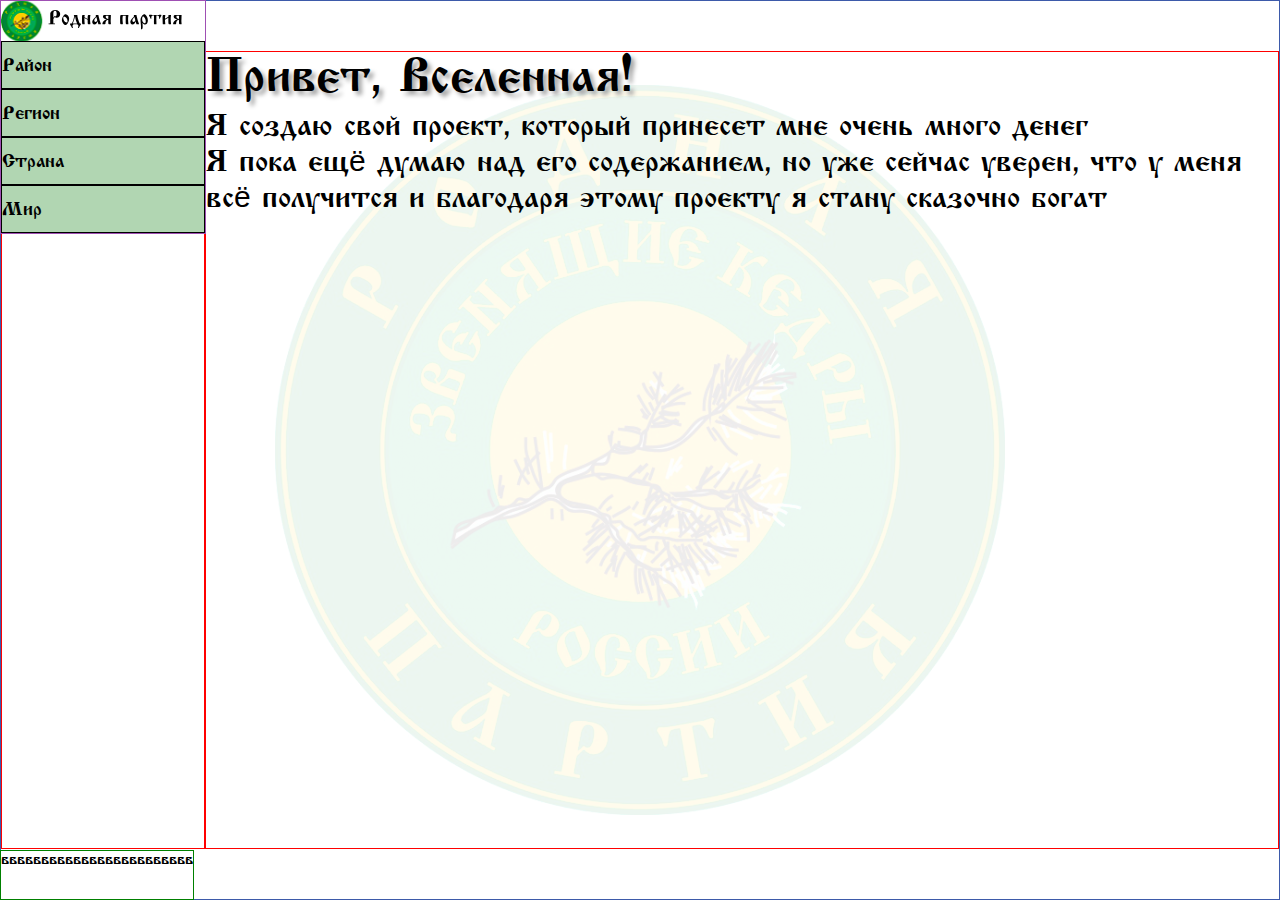
<file: index.html>
<!DOCTYPE html><!--  -->
<html>
<head>
	<meta charset="utf-8">
	<meta name="viewport" content="width=device-width, initial-scale=1">
	<title>Мой сайт</title>
	<link rel="shortcut icon" href="images/fase.png" type="image/png">
	<link rel="stylesheet" href="CSS/style.css">
	
</head>
<body>
<header class="header">
	<div class="wrapper">
		<div class="header__wrapper">
			<div class="header__logo">
				<a href="/" class="header__logo-link">
					<img src="./images/svg/logo.svg" alt="Родная партия" class="header__logo-pic">
				</a>
			</div>
		
	
			<nav class="header__menu">
				<ul class="header__list">
					<li class="header__item">
						<a href="#!" class="header__link">Район </a>
					</li>
					<li class="header__item">
						<a href="#!" class="header__link">Регион</a>
					</li>
					<li class="header__item">
						<a href="#!" class="header__link">Страна</a>
					</li>
					<li class="header__item">
						<a href="#!" class="header__link">Мир   </a>
					</li>									
				</ul>
			</nav>
		</div>
	</div>
</header>

<div class="middle">
	<div class="menu">
		<div class="">
		
		</div>
	</div>
	
	<div class="main__screen">
		<div class="">
			<h1>Привет, Вселенная!</h1>
			<h2>Я создаю свой проект, который принесет мне очень много денег</h2>
			<h2>Я пока ещё думаю над его содержанием, но уже сейчас уверен, что у меня всё получится и благодаря этому проекту я стану сказочно богат</h2>
	
	
		</div>
	</div>
</div>

<footer class="footer">
	<p>вввввввввввввввввввввввв</p>
</footer>







</body>
</html>
</file>
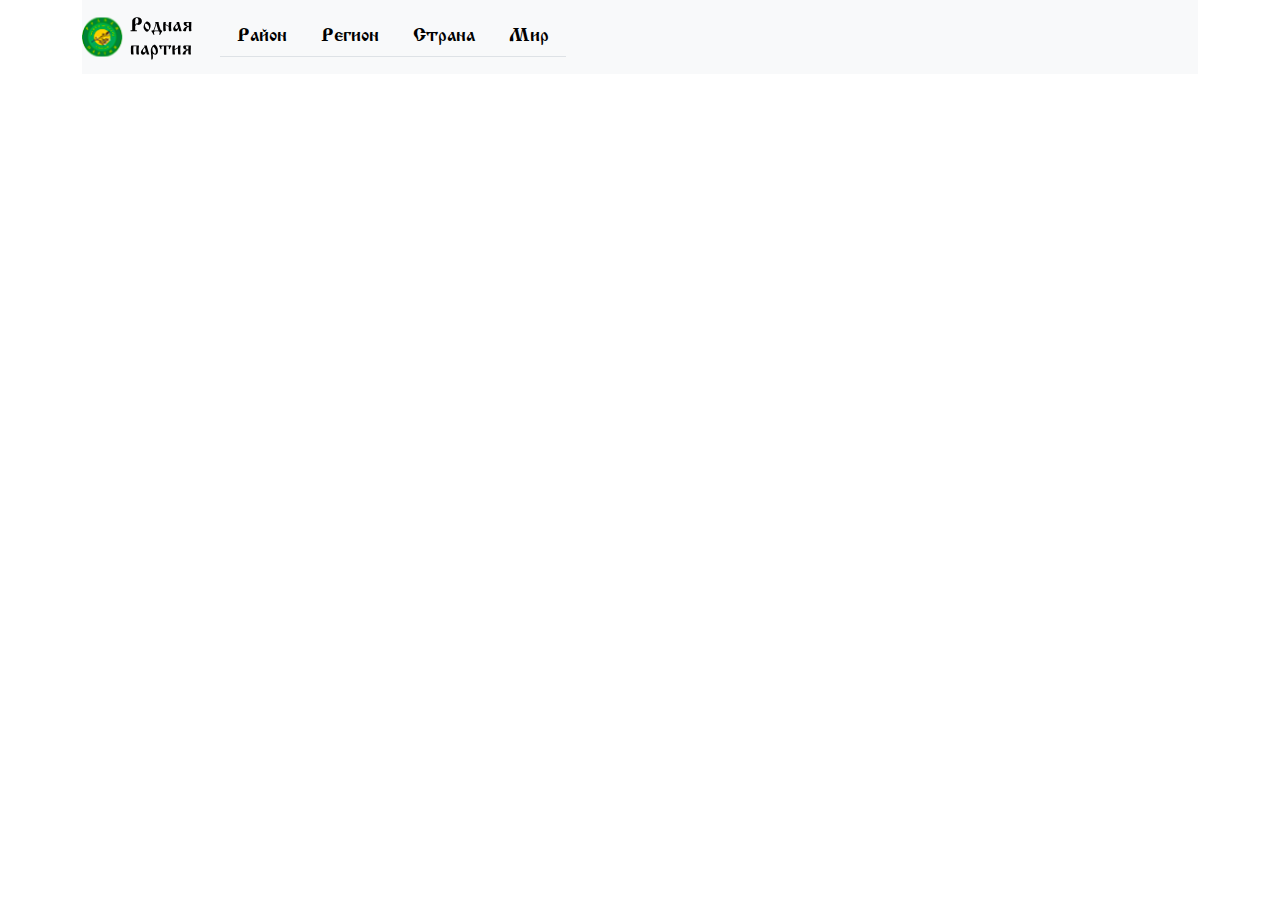
<file: bootsrap/index.html>
<!DOCTYPE html><!--  -->
<html lang="en">
<head>
	<meta charset="utf-8">
	<meta name="viewport" content="width=device-width, initial-scale=1">
	<title>Мой сайт</title>
	<link rel="shortcut icon" href="images/fase.png" type="image/png">
	<link href="css/bootstrap.min.css" rel="stylesheet">
	<link rel="stylesheet" href="css/style.css">
	
</head>
<body>
<header class="header">
	<div class="container col-12">
		<nav class="navbar navbar-expand-lg navbar-light bg-light">
			<a class="navbar-brand" href="#">
				<img src="./images/svg/logo.svg" width="122" height="48" alt="Родная партия">
			  </a>
			<button class="navbar-toggler" type="button" data-toggle="collapse" data-target="#navbarSupportedContent" aria-controls="navbarSupportedContent" aria-expanded="false" aria-label="Toggle navigation">
			  <span class="navbar-toggler-icon"></span>
			</button>
		  
			<div class="collapse navbar-collapse" id="navbarSupportedContent">
			  <ul class="nav nav-tabs">
				<li class="nav-item active">
				  <a class="nav-link" href="#">Район</a>
				</li>
				<li class="nav-item">
				  <a class="nav-link" href="#">Регион</a>
				</li>
				<li class="nav-item">
					<a class="nav-link" href="#">Страна</a>
				  </li>
				<li class="nav-item">
					<a class="nav-link" href="#">Мир</a>
				</li>  
			  </ul>
			  
			  
			</div>
		</nav>
	  </div>
	
	
		<!-- <div class="header__wrapper d-flex">
			<div class="header__logo-pc col-1">
				<a href="/" class="header__logo-link">
					<img src="./images/svg/logo.svg" alt="Родная партия" class="header__logo-pic">
				</a>
			</div>
			
		
	
			<nav class="header__menu col-4">
				<ul class="header__list">
					<li class="header__item">
						<a href="#!" class="header__link">Район </a>
					</li>
					<li class="header__item">
						<a href="#!" class="header__link">Регион</a>
					</li>
					<li class="header__item">
						<a href="#!" class="header__link">Страна</a>
					</li>
					<li class="header__item">
						<a href="#!" class="header__link">Мир   </a>
					</li>									
				</ul>
			</nav>
		</div> -->

	
		
	
</header>

<!-- <section class="middle">
	<nav class="middle__menu">
		<ul class="middle__list">
			<li class="middle__item">
				<a href="#!" class="middle__link">Моя страница</a>
			</li>
			<li class="middle__item">
				<a href="#!" class="middle__link">Новости</a>
			</li>
			<li class="middle__item">
				<a href="#!" class="middle__link">Сообщения</a>
			</li>												
		</ul>
	</nav>
	
	
	<div class="main__screen">
		<div class="middle__logo">
			<img src="./images/Logotip-Rodnoj-parti-500x500.png" alt="Большой логотип" class="middle__logo-pic">
		</div>
		
		<div class="main__text">
			
			
			
			<h1>Привет, Вселенная!</h1>
			<h2>Я создаю свой проект, который принесет мне очень много денег</h2>
			<h2>Я пока ещё думаю над его содержанием, но уже сейчас уверен, что у меня всё получится и благодаря этому проекту я стану сказочно богат</h2>
			
	
		</div>
	</div>
	
</section>

<footer class="footer">
	<div class="footer__">
		<div class="footer__prices">
			<a href="https:/yoomoney.ru/quickpay/shop-widget?writer=seller&default-sum=&button-text=11&successURL=&quickpay=shop&account=4100117999449103&targets=%D0%9F%D0%B5%D1%80%D0%B5%D0%B2%D0%BE%D0%B4%20%D0%BF%D0%BE%20%D0%BA%D0%BD%D0%BE%D0%BF%D0%BA%D0%B5&" width="423" height="222" frameborder="0" allowtransparency="true" scrolling="no" class="footer__link">Поддержать проект</a>
		</div>	
		
	</div>
	
	
</footer> -->








</body>
<script src=" js/bootstrap.bundle.min.js"></script>
</html>
</file>
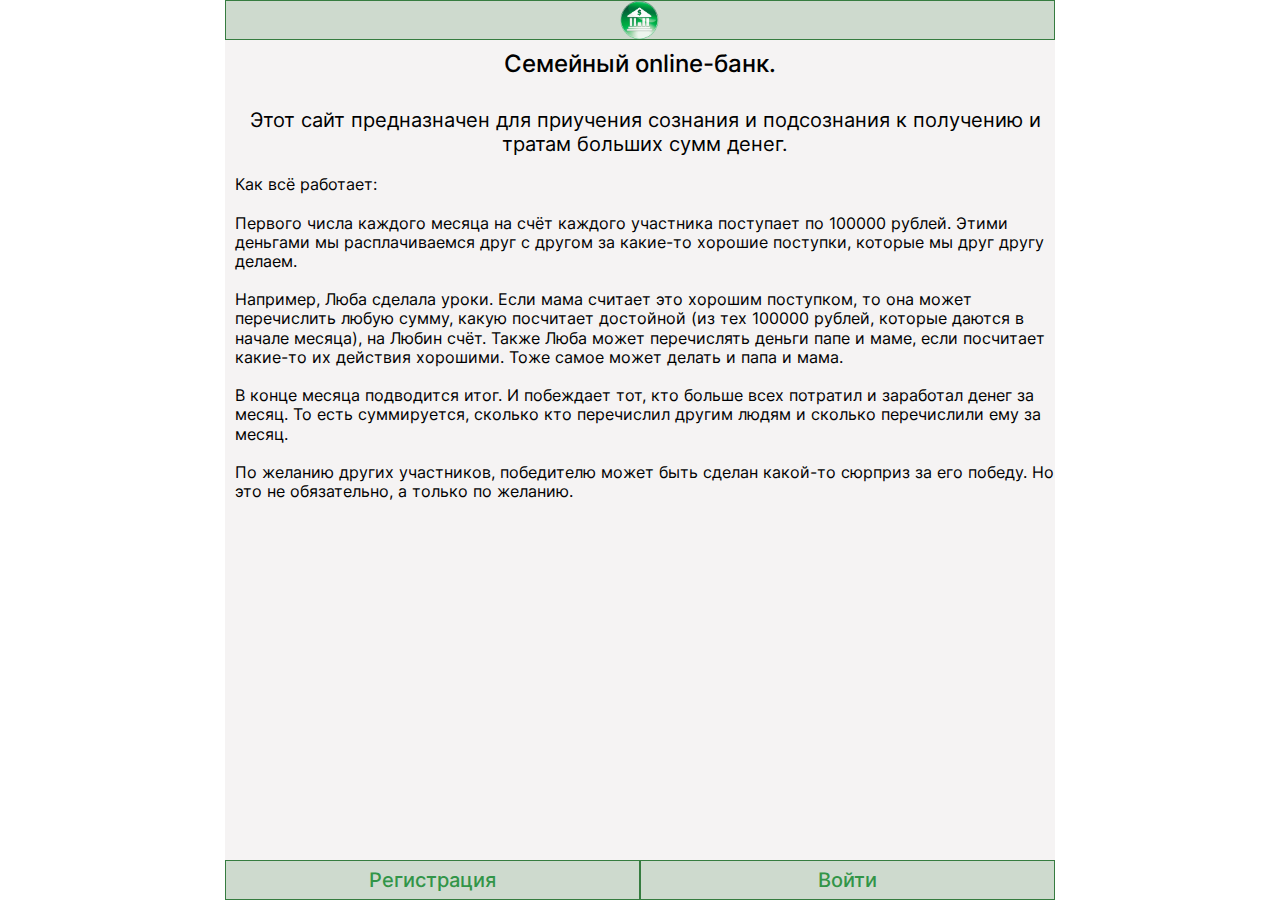
<file: familybank/index.html>
<!DOCTYPE html>
<html lang="ru">
<head>
    <meta charset="UTF-8">
    <meta http-equiv="X-UA-Compatible" content="IE=edge">
    <meta name="viewport" content="width=device-width, initial-scale=1.0">
    <title>Englich</title>
    <link rel="shortcut icon" href="images/icon.png" type="image/png">
    <link rel="stylesheet" href="css/style.css">
</head>
<body>

<header>
  <div class="header__wrapper">
    <div class="btn_one">
        <a href="index.html" class="btn__header__home"><img src="images/left-arrow.png" alt="Назад" class="logo__pic"></a>
    </div> 
    <div class="logotip">
        <a href="index.html" class="centr__logo"><img src="images/icon.png" alt="Логотип" class="logo__pic"></a>
    </div>
    <div class="btn_one">
        <a href="registration.html" class="btn__header__home"><img src="images/right-arrow.png" alt="Вперед" class="logo__pic"></a>
      </div>
  </div>
</header> 

<div class="container">
        <div class="information">
            <h1>
                Семейный online-банк.
            </h1>
                <br><h2>Этот сайт предназначен для приучения сознания и подсознания 
                    к получению и тратам больших сумм денег. </h2>
            <p>
                <br>Как всё работает: <br>
                    <br>Первого числа каждого месяца на счёт каждого участника поступает по 100000 рублей.
                    Этими деньгами мы расплачиваемся друг с другом за какие-то хорошие поступки, 
                    которые мы друг другу делаем. <br>
                <br>Например, Люба сделала уроки. Если мама считает это хорошим поступком, то
                    она может перечислить любую сумму, какую посчитает достойной (из тех 100000 рублей, 
                    которые даются в начале месяца), на Любин счёт. Также Люба может перечислять деньги
                    папе и маме, если посчитает какие-то их действия хорошими. Тоже самое может делать и
                    папа и мама. <br>
                <br>В конце месяца подводится итог. И побеждает тот, кто больше всех потратил и заработал
                    денег за месяц. То есть суммируется, сколько кто перечислил другим людям и сколько
                    перечислили ему за месяц. <br>
                <br>По желанию других участников, победителю может быть сделан какой-то сюрприз за его
                    победу. Но это не обязательно, а только по желанию.<br>
            </p>
        </div> 
</div>

<footer>
    <div class="footer__over">
        <div class="btn_home__footer">
            <a href="registration.html" class="btn__footer" type="button">Регистрация</a>
        </div>
        <div class="btn_home__footer">
            <a href="auth.html" class="btn__footer" type="button">Войти</a>
        </div>
    </div>
</footer>
</body>
</html>
</file>
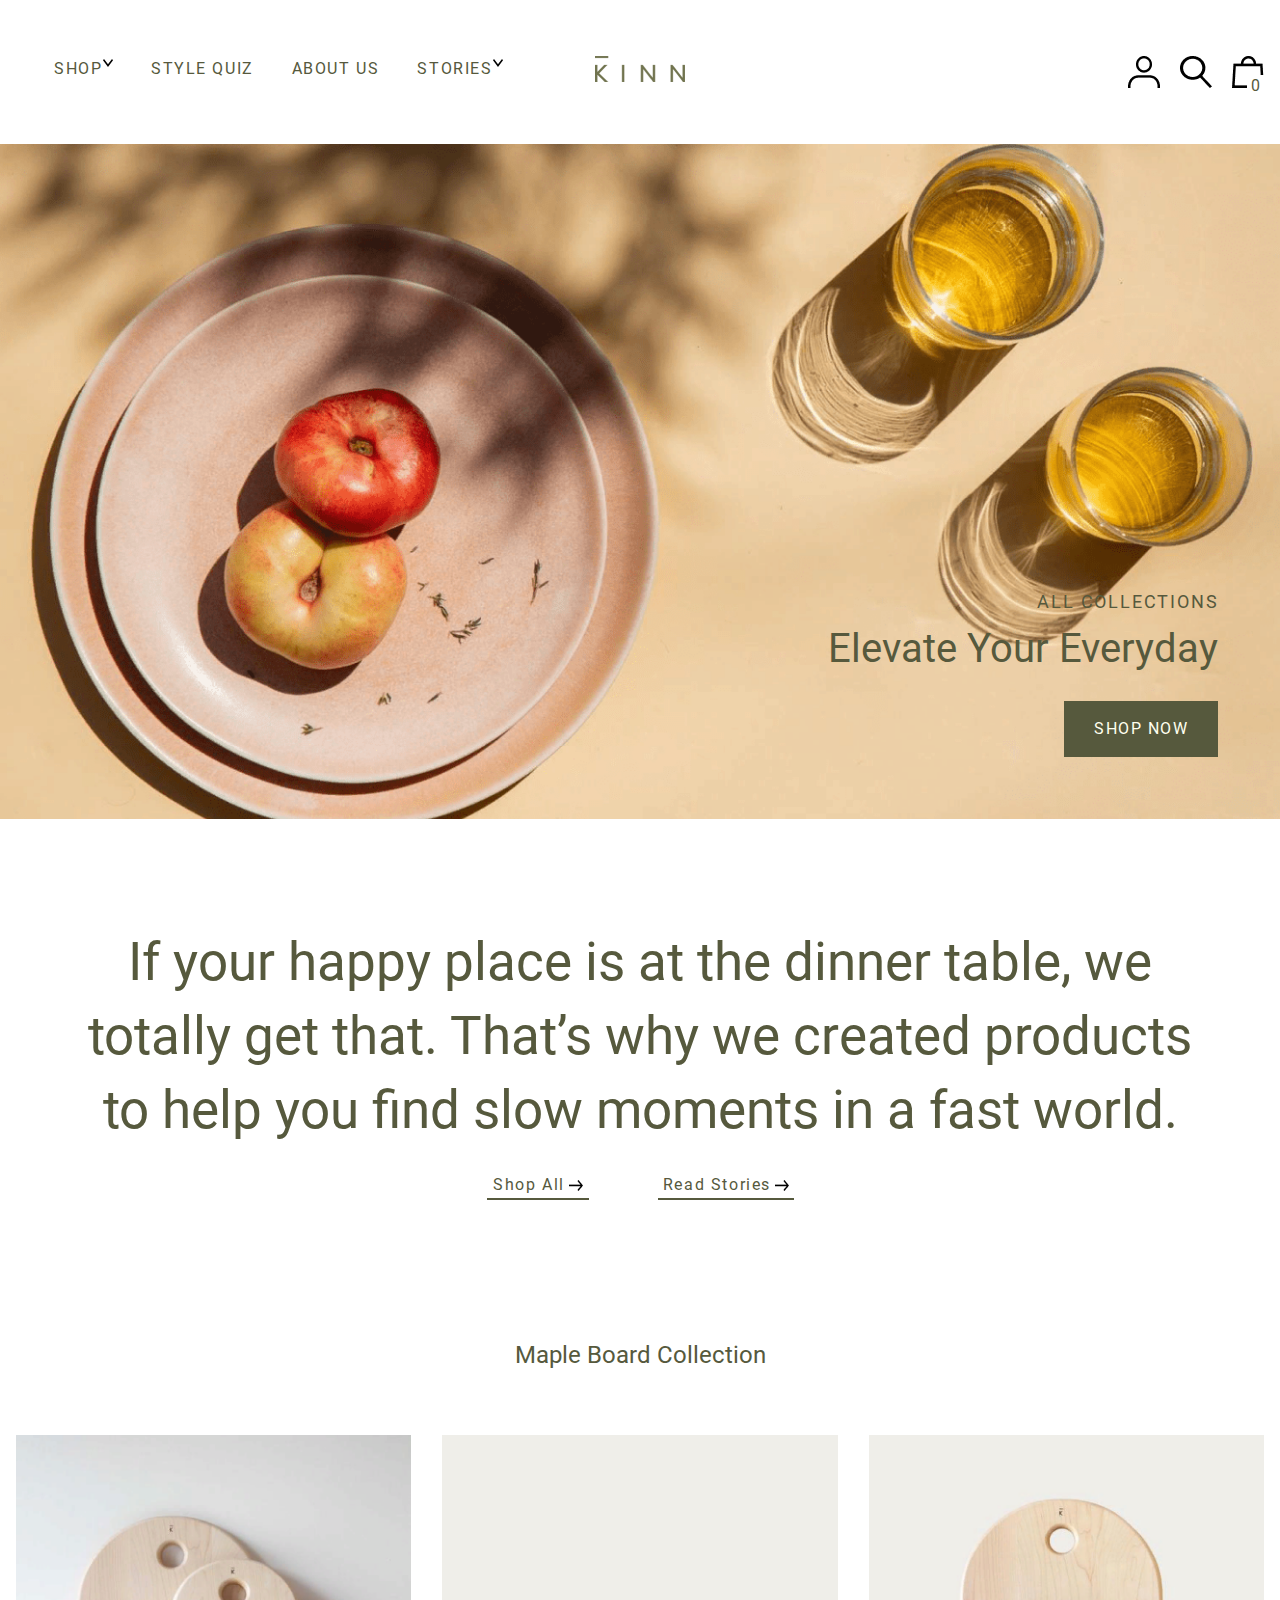
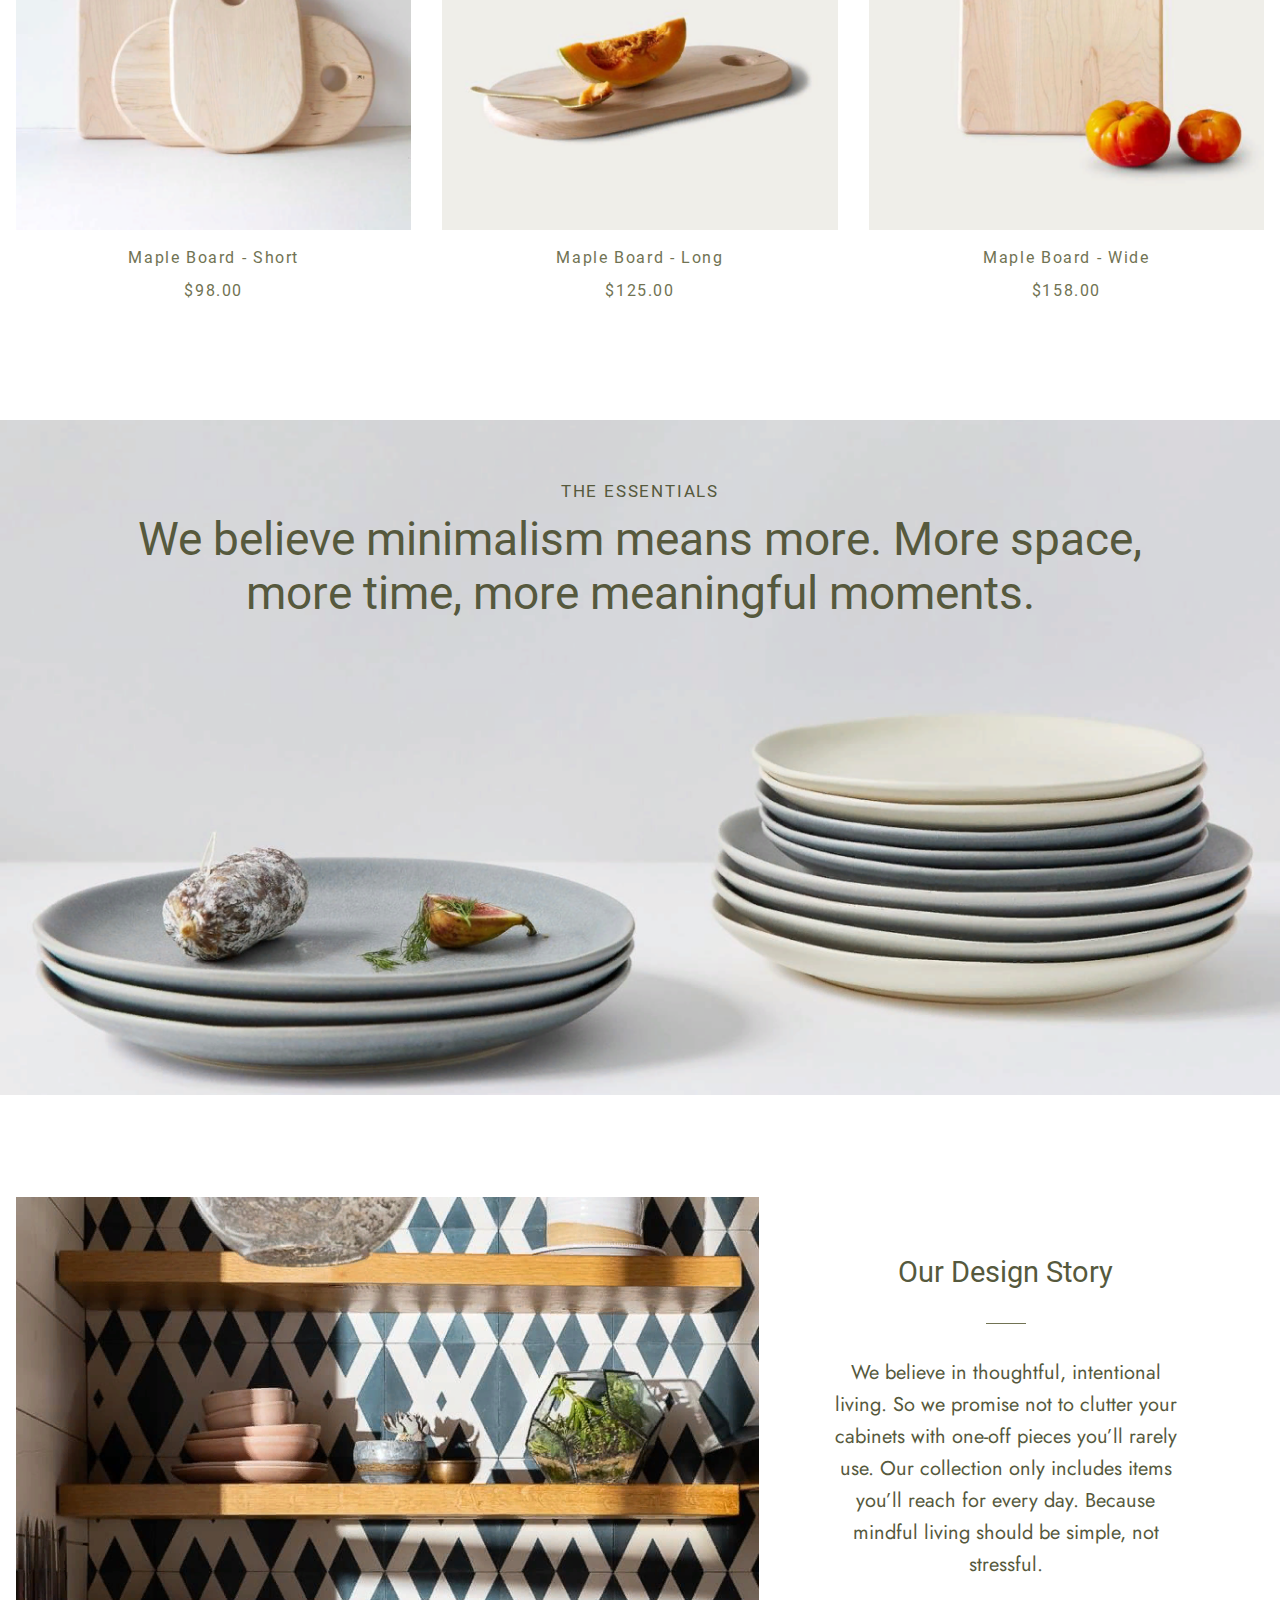
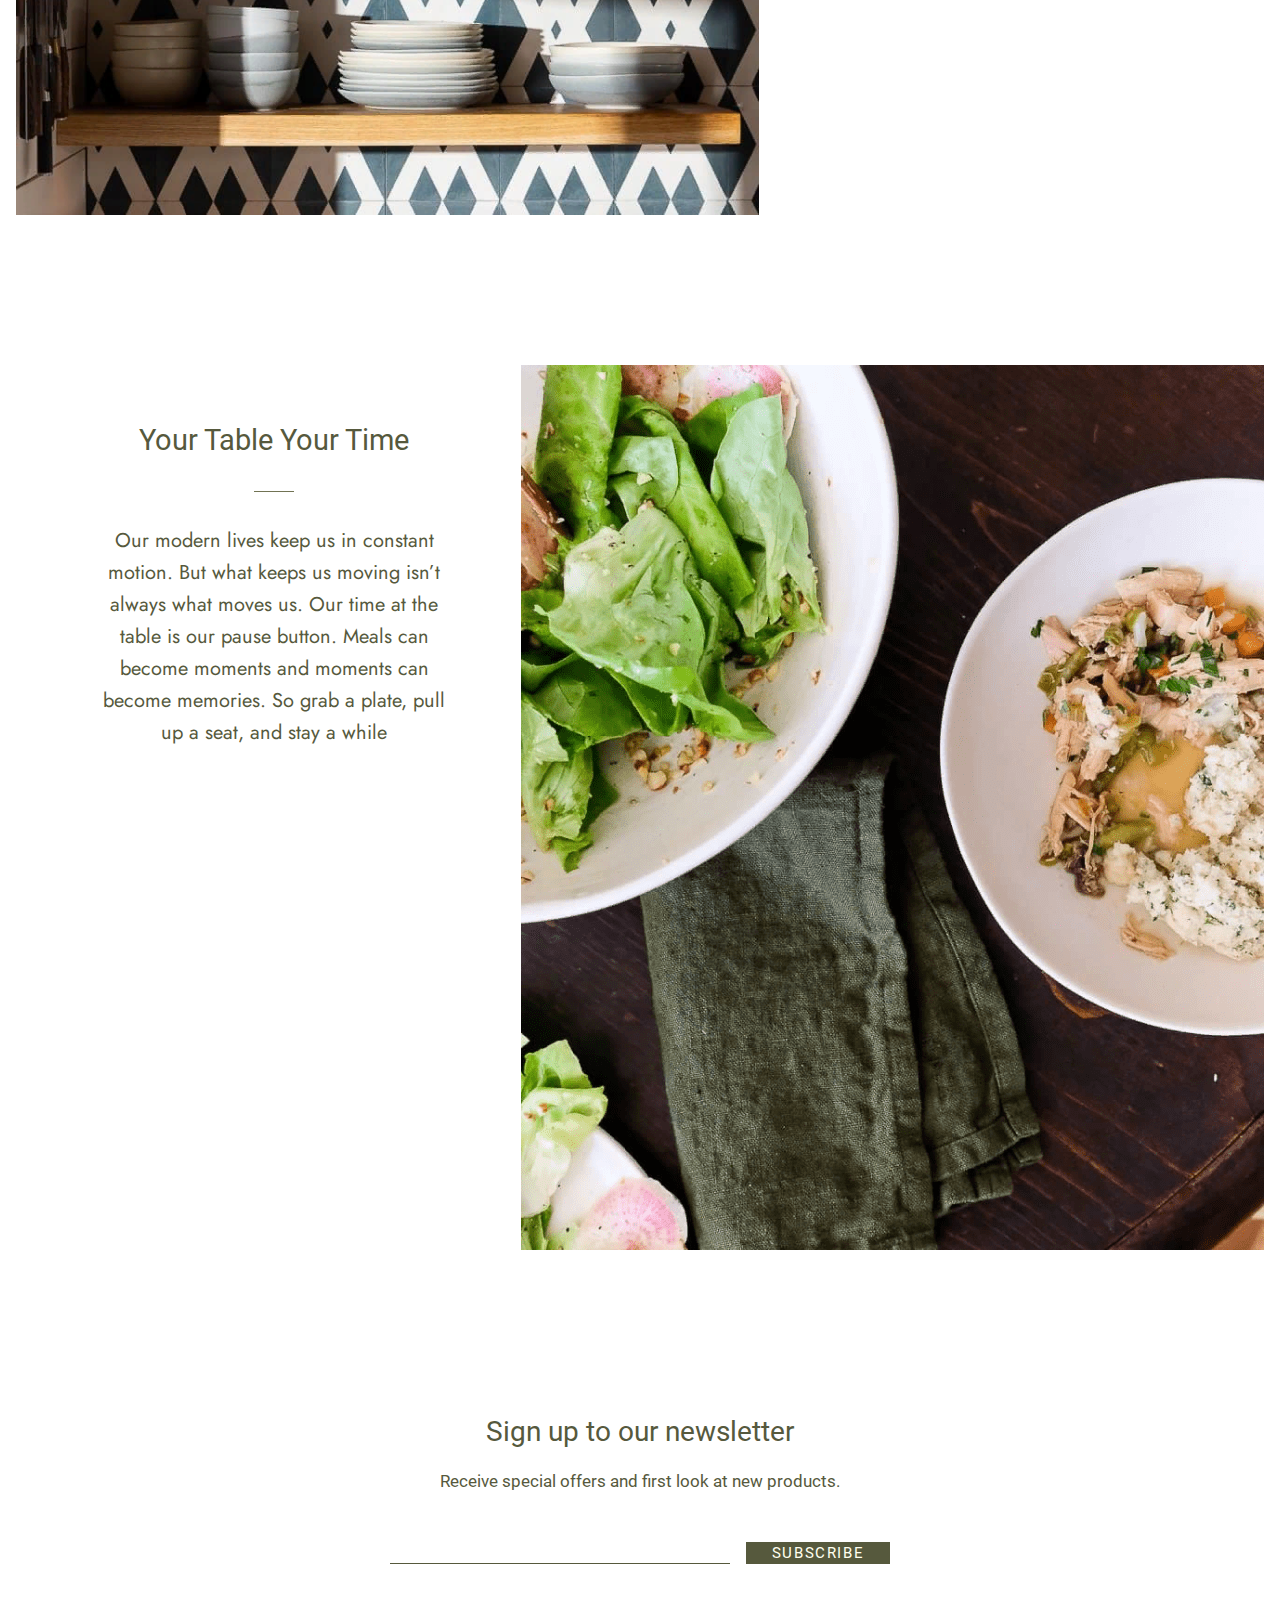
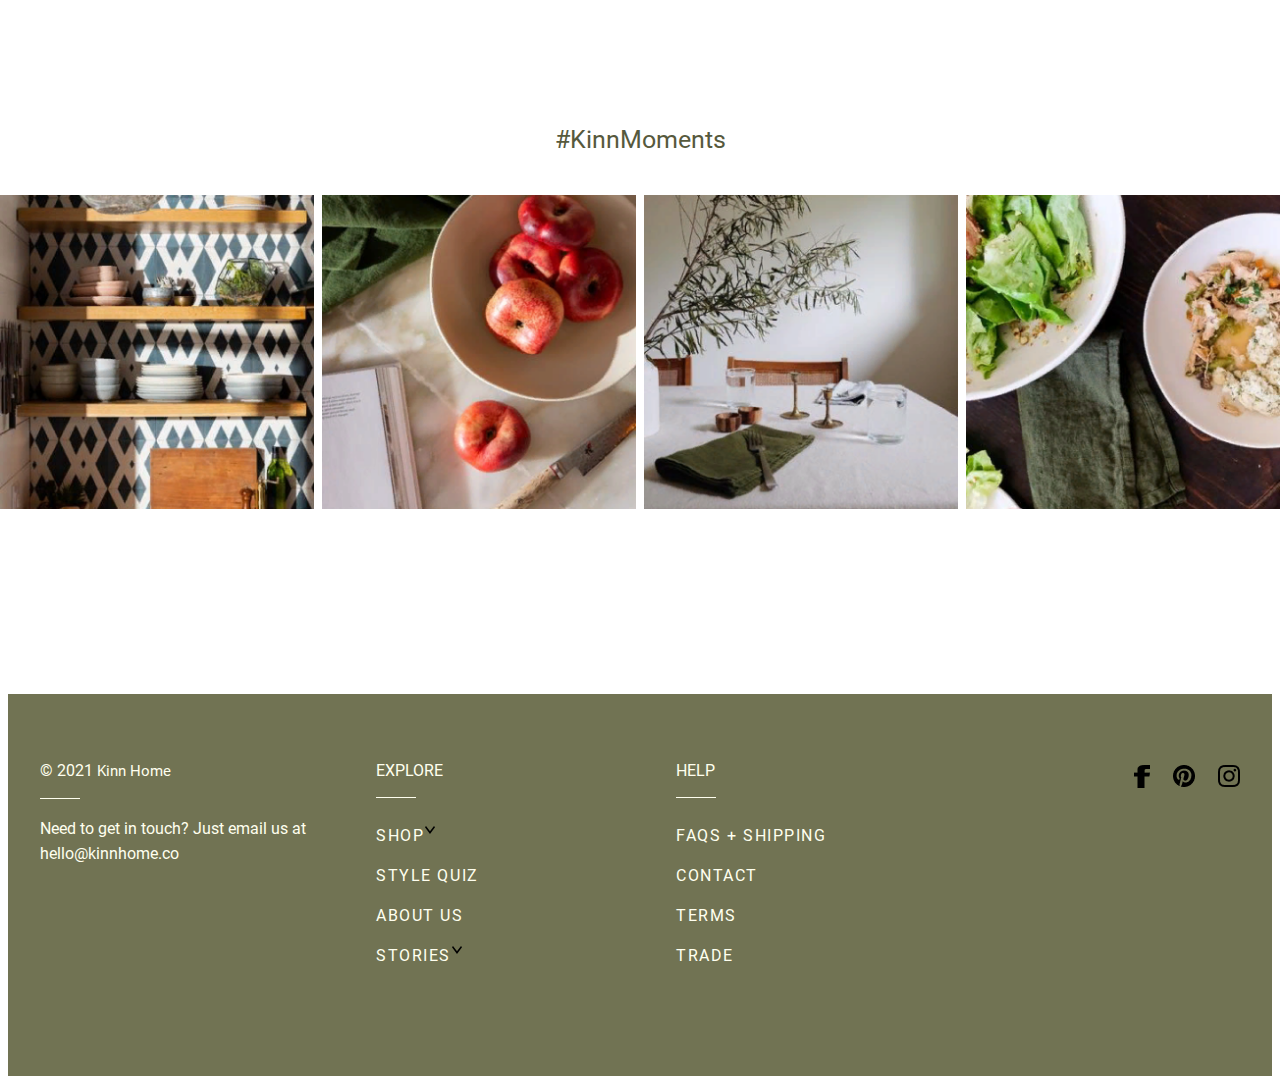
<file: layout1/index.html>
<!DOCTYPE html>
<html lang="en">
<head>
    <meta charset="UTF-8">
    <meta http-equiv="X-UA-Compatible" content="IE=edge">
    <meta name="viewport" content="width=device-width, initial-scale=1.0">
    <title>Kinn</title>
	<link rel="shortcut icon" href="img/logo-icon.png" type="image/png">
    <link rel="stylesheet" href="css/main.css">
</head>
<body>
    
<header>
	<div class="wrapper">
		<div class="wrapper__block">
			<nav class="wrapper__menu">
				<ul class="wrapper__list">
					<li class="wrapper__item">
						<select name="Shop" onchange="location = this.value;">
							<option value="">Shop</option>
							<option value="#1">Shop1</option>
							<option value="#2">Shop2</option>
							<option value="#3">Shop3</option>
						</select>
					</li>
					<li class="wrapper__item">
						<a href="#!" class="wrapper__link">Style Quiz</a>
					</li>
					<li class="wrapper__item">
						<a href="#!" class="wrapper__link">About Us</a>
					</li>	
					<li class="wrapper__item">
						<select name="Shop" onchange="location = this.value;">
							<option value="">Stories</option>
							<option value="#1">Stories1</option>
							<option value="#2">Stories2</option>
							<option value="#3">Stories3</option>
						</select>
					</li>											
				</ul>
				<div class="header__nav-close">
					<span class="header__nav-close-line"></span>
					<span class="header__nav-close-line"></span>
				</div>
			</nav>
			
			<div class="wrapper__heder__burger">
				<div class="heder__burger burger">
					<span class="burger__line burger__line-first"></span>
					<span class="burger__line burger__line-second"></span>
					<span class="burger__line burger__line-third"></span>
				</div>
			</div>
			
			<div class="logo">
				<a href="#!" class=""><img src="img/logo.png" alt="logo"></a>
			</div>
			<div class="topmenu">
				<div class="cout">
					<a href="#!" class=""><img src="img/personal.png" alt="personal"></a>
				</div>
				<div class="cout">
					<a href="#!" class=""><img src="img/search.png" alt="personal"></a>
				</div>
				<div class="cout">
					<a href="#!" class="counter"><img src="img/cart.png" alt="personal"><span> 0 </span></a>
				</div>
				
			</div>
		</div>
	</div>
</header>

<section class="middle">
	<div class="wrapper">
		<div class="wrapper__block2">
			<div class="rect">
				<div class="collection">
					<p class="all">all collections</p>
					<h2>Elevate Your Everyday</h2>
					<div class="botton">
						<a href="#" class="shop__all">shop now</a>
					</div>
				</div>
			</div>
		</div>
		<h1>If your happy place is at the dinner table, 
			we totally get that. That’s why we created products 
			to help you find slow moments in a fast world.</h1>
		<div class="referens">
			<div class="referens__all">
				<p class="referens__text">
					Shop All
				</p>
				<img src="img/referens_pic.png" alt="arrow" class="referens__pic">
			</div>
			<div class="referens__stories">
				<p class="referens__text">
					Read Stories
				</p>
				<img src="img/referens_pic.png" alt="arrow" class="referens__pic">
			</div>
		</div>
		<div class="maple">
			<h3>Maple Board Collection</h3>
		</div>
		<div class="maple__grid">
			<div class="maple__grid-grid">
				<div class="maple__grid-pic">
					<img src="img/short.png" alt="Maple Board - Short">
				</div>
				<p class="maple__grid-title">Maple Board - Short</p>
				<p class="maple__grid-title-2">$98.00</p>
			</div>
			<div class="maple__grid-grid">
				<div class="maple__grid-pic">
					<img src="img/long.png" alt="Maple Board - Long">
				</div>
				<p class="maple__grid-title">Maple Board - Long</p>
				<p class="maple__grid-title-2">$125.00</p>
			</div>
			<div class="maple__grid-grid">
				<div class="maple__grid-pic">
					<img src="img/wide.png" alt="Maple Board - Wide">
				</div>
				<p class="maple__grid-title">Maple Board - Wide</p>
				<p class="maple__grid-title-2">$158.00</p>
			</div>
		</div>
		<div class="more">
			<p class="more-text">THE ESSENTIALS</p>
			<h4 class="more-title">We believe minimalism means more. More space, 
				more time, more meaningful moments.</h4>
		</div>
	
		<div class="design">
			<div class="design-pic">
				<img src="img/design.png" alt="Our Design Story">
			</div>
			<div class="design-comment">
				<p class="design-text">Our Design Story</p>
				<div class="design-dash">
				</div>
				<div class="design-jost">
					<p class="design-text-jost">We believe in thoughtful, intentional living. 
						So we promise not to clutter your cabinets with one-off pieces you’ll rarely use. 
						Our collection only includes items you’ll reach for every day. 
						Because mindful living should be simple, not stressful.</p>
				</div>
			</div>
		</div>
		<div class="table">
			<div class="table-pic">
				<img src="img/table.png" alt="Your Table Your Time">
			</div>
			<div class="table-comment">
				<p class="table-text">Your Table Your Time</p>
				<div class="table-dash">
				</div>
				<div class="table-jost">
					<p class="table-text-jost">Our modern lives keep us in constant motion. 
						But what keeps us moving isn’t always what moves us. 
						Our time at the table is our pause button. Meals can become moments 
						and moments can become memories. So grab a plate, pull up a seat, 
						and stay a while</p>
				</div>
			</div>
		</div>
		<div class="subscribe">
			<p class="subscribe-title">Sign up to our newsletter</p>
			<p class="subscribe-text">Receive special offers and first look at new products.</p>
			<div class="subscribe__field">
				<div class="subscribe__field-dash"></div>
				<div class="subscribe__field-button">
					<a href="#" class="subscribe__field-text">Subscribe</a>
				</div>
			</div>
			<p class="moments-title">#KinnMoments</p>
		</div>	
		<div class="moment__slider">
			<div class="moment__slider-image"><img src="img/image1.png" alt="image" class="image__slider"></div>
			<div class="moment__slider-image"><img src="img/image2.png" alt="image" class="image__slider"></div>
			<div class="moment__slider-image"><img src="img/image3.png" alt="image" class="image__slider"></div>
			<div class="moment__slider-image"><img src="img/image4.png" alt="image" class="image__slider"></div>
		</div>
	</div>
	
</section>

<footer>
	<div class="footer__block">
		<div class="footer__block-table" style="width: 28%;">
			<div class="footer__block-tit">
				<p class="footer__block-title">© 2021 <span>Kinn Home</span></p>
			</div>
			
			<div class="footer__block-dash">
			</div>
			<div class="footer__block-jost">
				<p class="footer__block-text">Need to get in touch? Just email us at hello@kinnhome.co</p>
			</div>
		</div>
		<div class="footer__block-table" style="width: 25%;">
			<div class="footer__block-tit">
				<p class="footer__block-title" style="text-transform: uppercase">Explore</p>
			</div>
			<div class="footer__block-dash">
			</div>
			<div class="footer__block-jost">
				<ul class="footer__list">
					<li class="footer__item">
						<select name="Shop" id="footer__select1" onchange="location = this.value;">
							<option value="">Shop</option>
							<option value="#1">Shop1</option>
							<option value="#2">Shop2</option>
							<option value="#3">Shop3</option>
						</select>
					</li>
					<li class="footer__item">
						<a href="#!" class="footer__link">Style Quiz</a>
					</li>
					<li class="footer__item">
						<a href="#!" class="footer__link">About Us</a>
					</li>	
					<li class="footer__item">
						<select name="Shop" id="footer__select2" onchange="location = this.value;">
							<option value="">Stories</option>
							<option value="#1">Stories1</option>
							<option value="#2">Stories2</option>
							<option value="#3">Stories3</option>
						</select>
					</li>		
				</ul>
			</div>
		</div>
		<div class="footer__block-table" style="width: 25%;">
			<div class="footer__block-tit">
				<p class="footer__block-title" style="text-transform: uppercase">Help</p>
			</div>
			<div class="footer__block-dash">
			</div>
			<div class="footer__block-jost">
				<ul class="footer__list">
					<li class="footer__item">
						<a href="#!" class="footer__link">FAQs + Shipping</a>
					</li>
					<li class="footer__item">
						<a href="#!" class="footer__link">Contact</a>
					</li>
					<li class="footer__item">
						<a href="#!" class="footer__link">Terms</a>
					</li>	
					<li class="footer__item">
						<a href="#!" class="footer__link">Trade</a>
					</li>	
				</ul>
			</div>
		</div>
		<div class="footer__block-table" style="width: 22%;">
			<div class="social">
				<a href="#" class=""><img src="img/icon-facebook.png" alt="facebook" class="social-face"></a>
				<a href="#" class=""><img src="img/icon-mail.png" alt="mail" class="social-face"></a>
				<a href="#" class=""><img src="img/icon-inst.png" alt="instagram" class="social-face"></a>
			</div>
		</div>
	</div>
</footer>

<script src="js/main.js"></script>

</body>
</html>
</file>
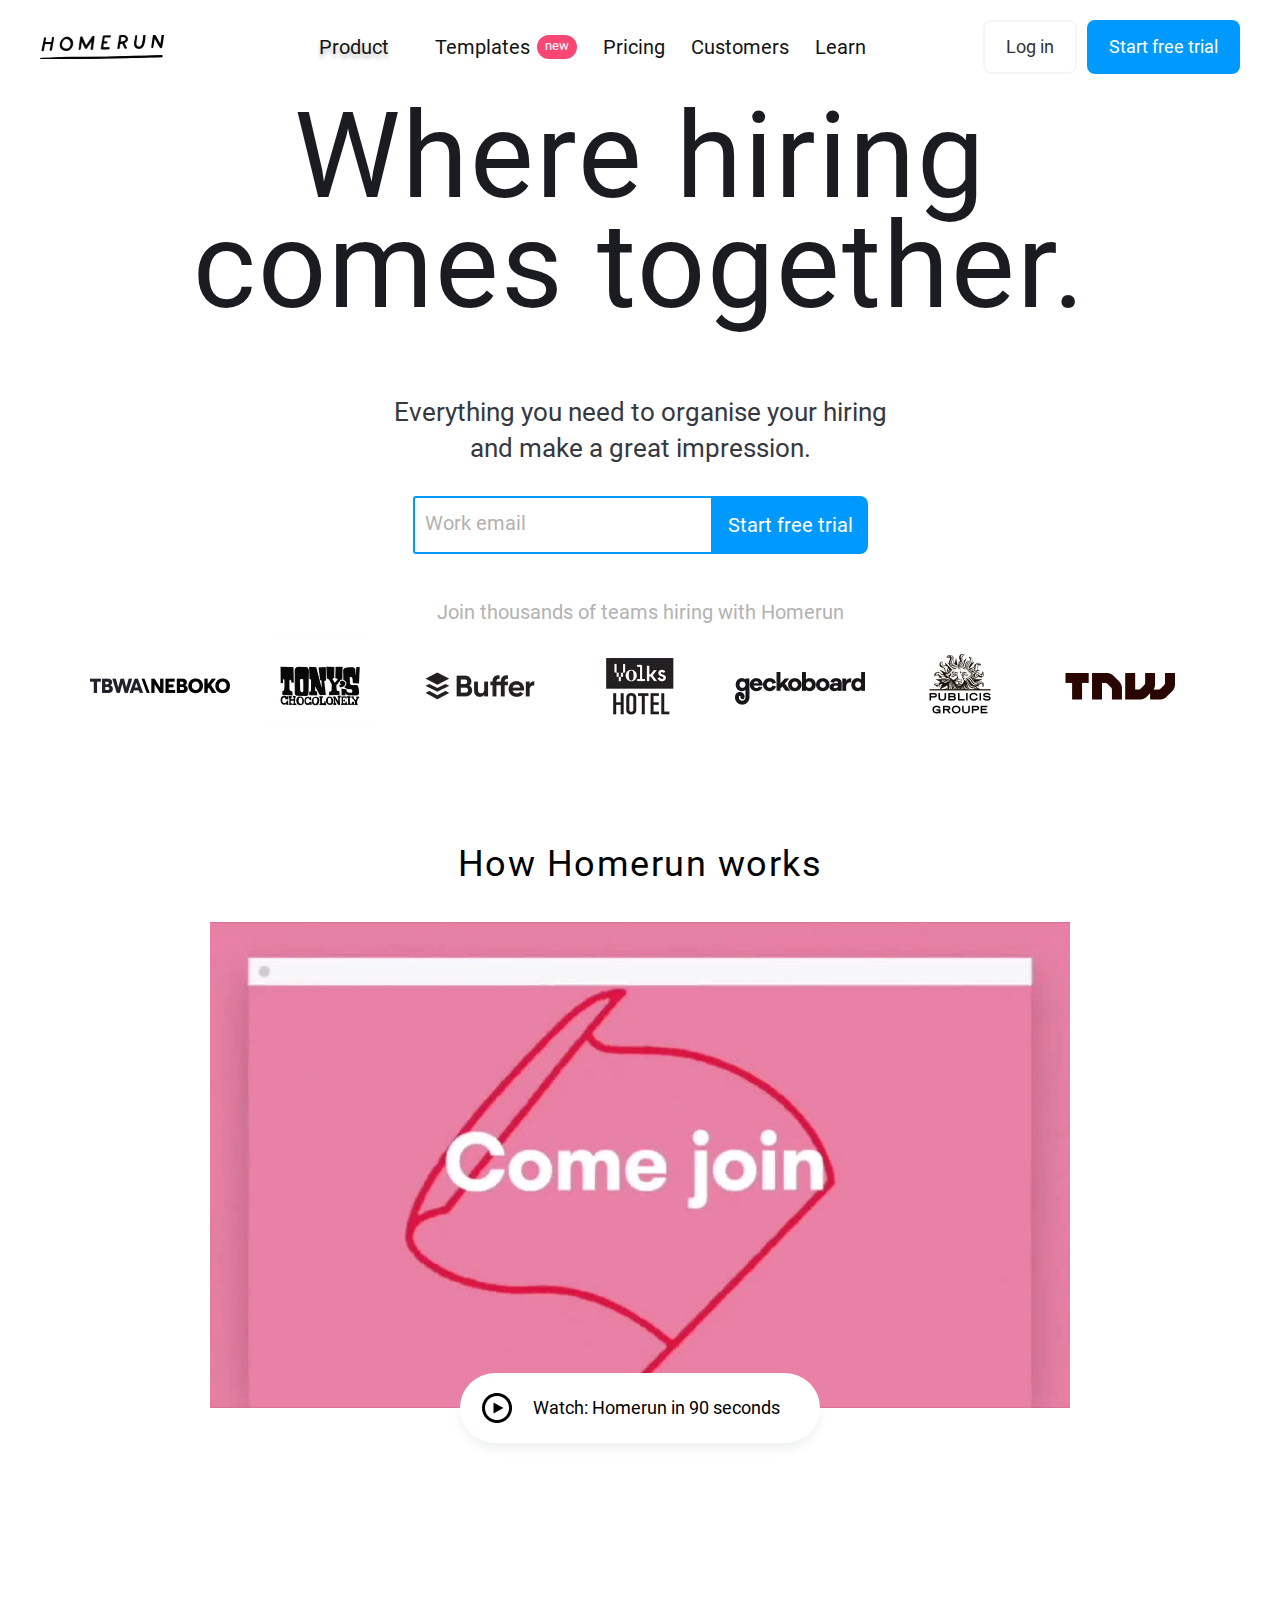
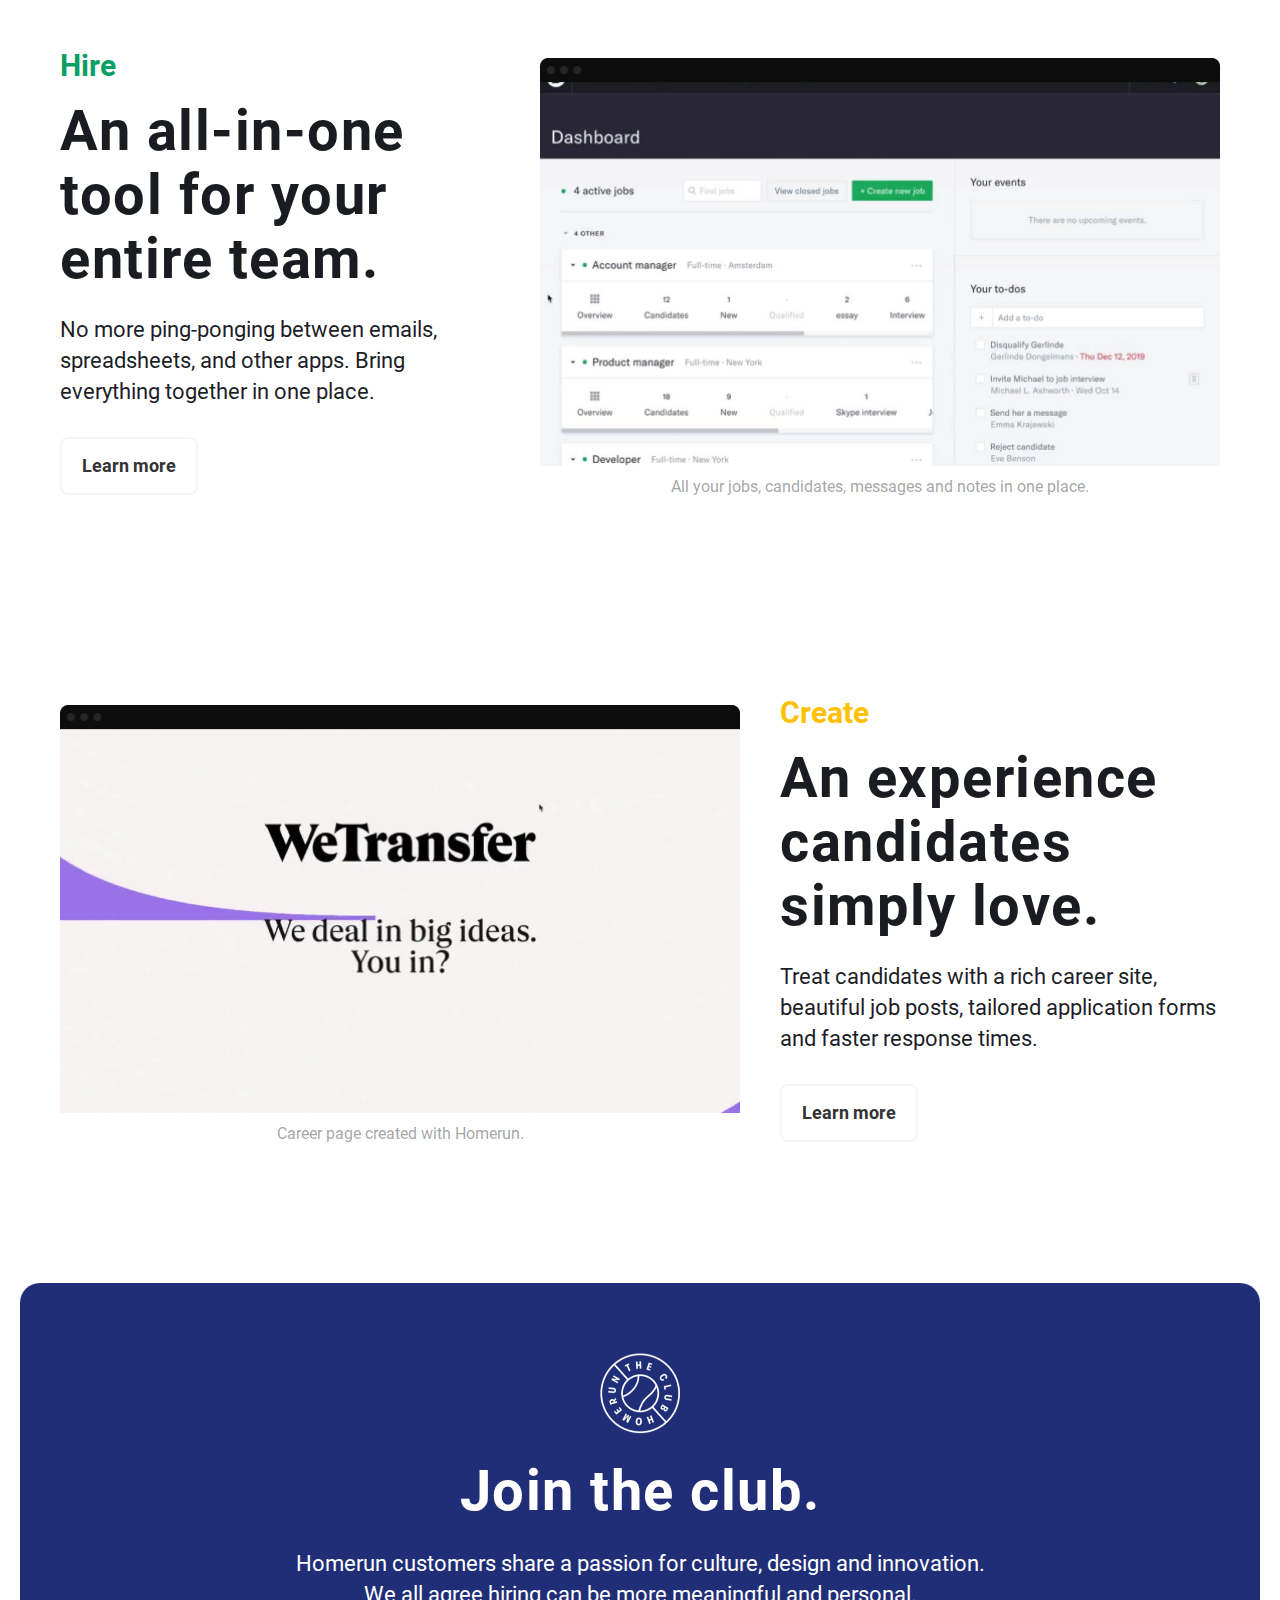
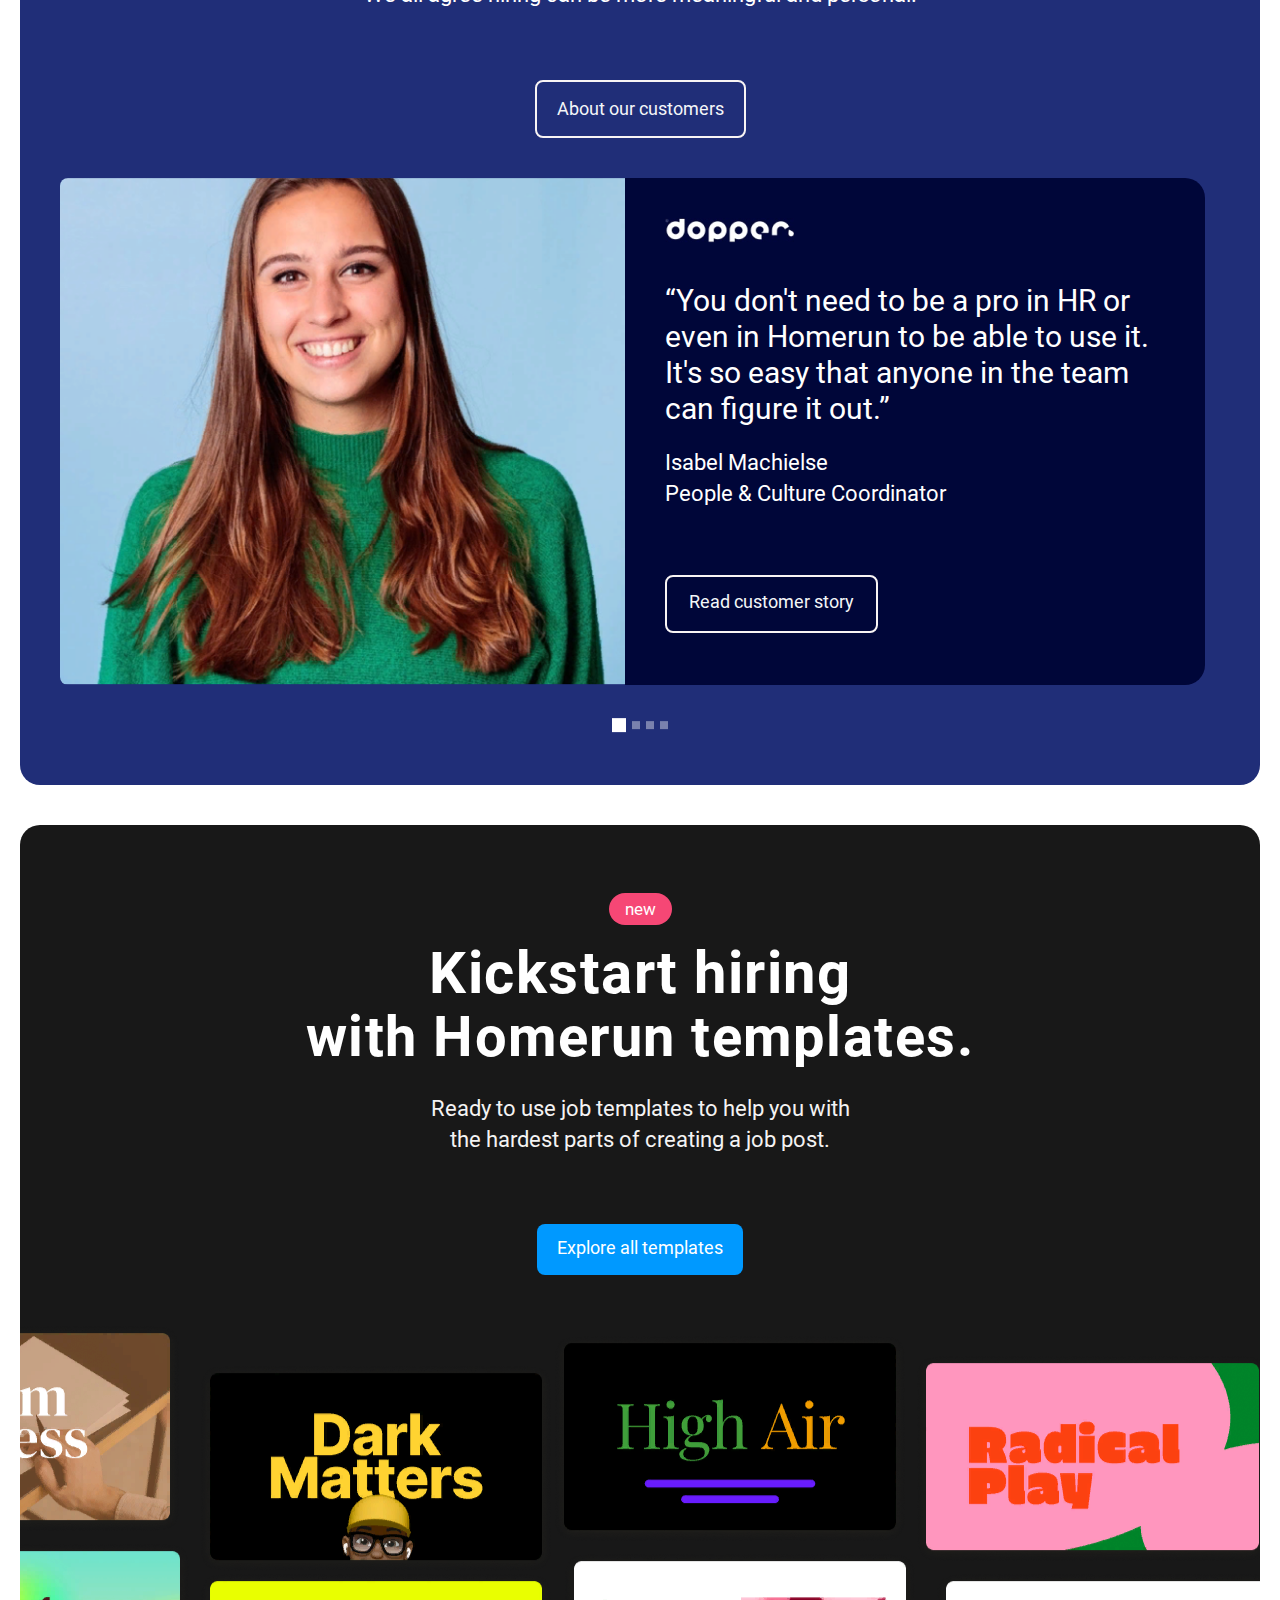
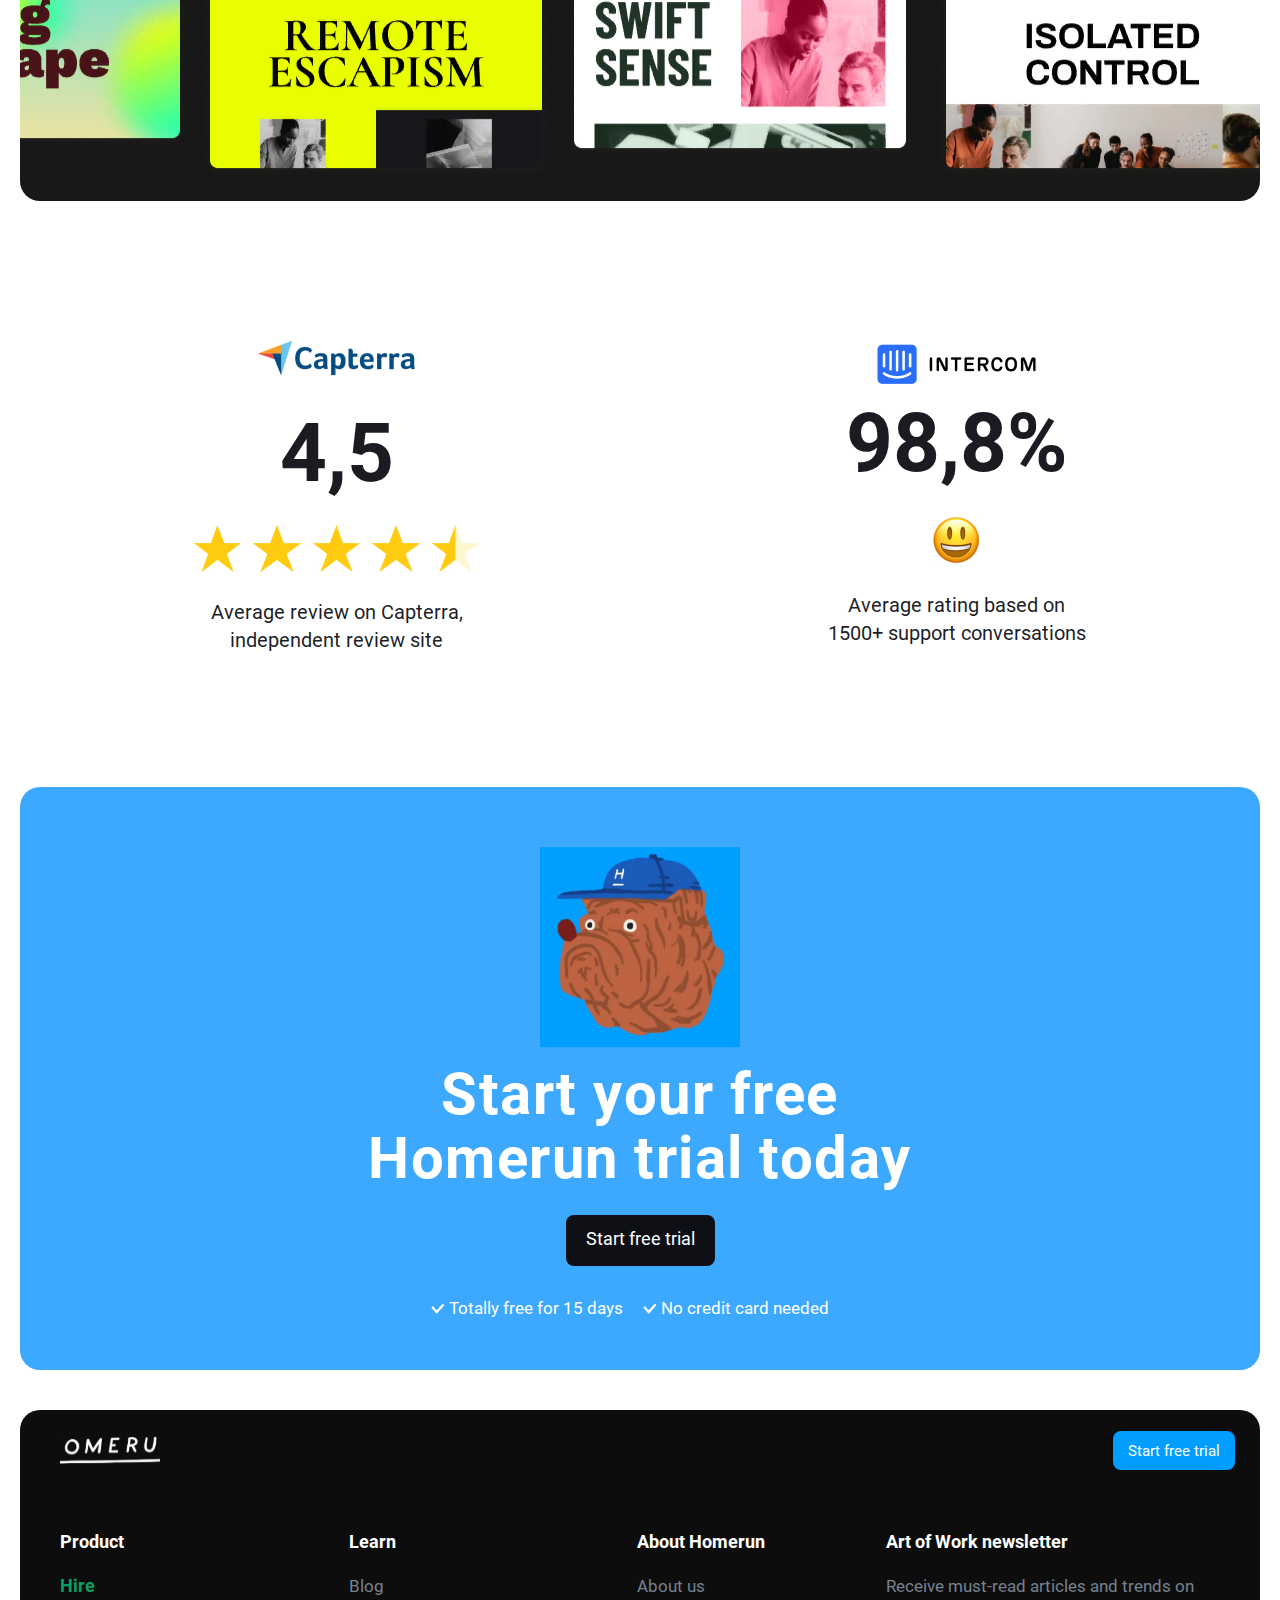
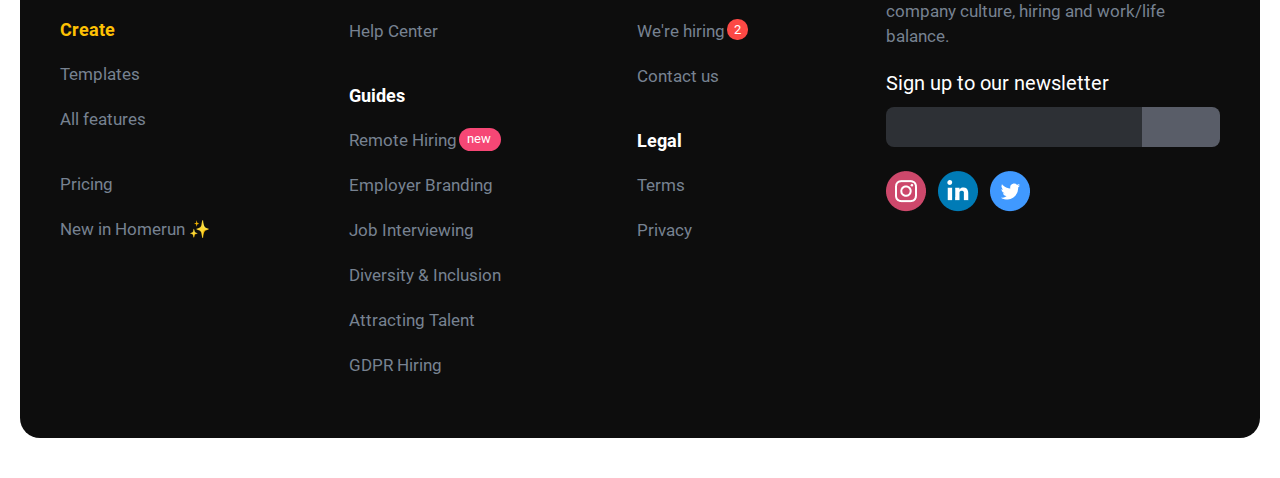
<file: layout2/index.html>
<!DOCTYPE html>
<html lang="en">
<head>
    <meta charset="UTF-8">
    <meta http-equiv="X-UA-Compatible" content="IE=edge">
    <meta name="viewport" content="width=device-width, initial-scale=1.0">
    <title>Homerun</title>
	<link rel="shortcut icon" href="img/logo-icon.png" type="image/png">
    <link rel="stylesheet" href="css/main.css">
</head>
<body>
    
<header class="header">
	<div class="header__wrapper">
		<div class="wrapper__heder__burger">
			<div class="heder__burger burger">
				<span class="burger__line burger__line-first"></span>
				<span class="burger__line burger__line-second"></span>
				<span class="burger__line burger__line-third"></span>
			</div>
		</div>
        <div class="logo">
            <a href="#!" class="logo__logo"><img src="img/svg/logo.svg" alt="logo"></a>
        </div>
		<div class="header__menu">
			<nav class="header__menu_nav">
				<ul class="header__menu__list">
					<li class="header__menu__item">
						<a href="#!" class="header__menu__link">Product</a>
					</li>
					<li class="header__menu__item item__flex">
						<a href="#!" class="header__menu__link">Templates</a>
					</li>
					<div class="header__menu__item__new">
						<a href="#!" class="header__menu__link__new">new</a>
					</div>
					<li class="header__menu__item" style="clear:left;">
						<a href="#!" class="header__menu__link">Pricing</a>
					</li>	
					<li class="header__menu__item">
						<a href="#!" class="header__menu__link">Customers</a>
					</li>
                    <li class="header__menu__item">
						<a href="#!" class="header__menu__link">Learn</a>
					</li>											
				</ul>
				<div class="header__nav-close">
					<span class="header__nav-close-line"></span>
					<span class="header__nav-close-line"></span>
				</div>
			</nav>
			
		</div>
		<div class="right__button">
			<div class="log_in">
				<a href="#!" class="log_in__link">Log in</a>
			</div>
			<div class="start_free">
				<a href="#!" class="start_free__link">Start free trial </a>
			</div>
		</div>
	</div>
</header>

<main class="main">
	<article class="main__article">
		<div class="main__name">
			<h1 class="main__h1">Where hiring comes together.</h1>
		</div>
		<div class="main__text">
			<p class="main__p1">Everything you need to organise your hiring and make a great impression.</p>
		</div>
		<div class="form">
			<form id="form__form" action="/action_page.php">
				<input type="email" id="email" name="email" placeholder="Work email">
				<input type="submit" id="submit" value="Start free trial">
				
			</form>
		</div>
		<section class="section">
			<h3 class="section__h3">Join thousands of teams hiring with Homerun</h3>
			<div class="hiring">
				<img src="img/tbwa.png" alt="tbwa" class="hiring__img">
				<img src="img/tonys.png" alt="tony's" class="hiring__img">
				<img src="img/buffer.png" alt="buffer" class="hiring__img">
				<img src="img/volks.png" alt="volks" class="hiring__img">
				<img src="img/geckoboard.png" alt="geckoboard" class="hiring__img">
				<img src="img/public.png" alt="public" class="hiring__img">
				<img src="img/tnwq.png" alt="tnw" class="hiring__img">
			</div>	
		</section>
		<section class="section">
			<h2 class="section__h2">How Homerun works</h2>
			<div class="section_video">
				<a href="#!" class="section_video__link"><img src="img/join.png" alt="Come join" class="section_video__img"></a>
			</div>
			<div class="watch">
				<a href="#!" class="section_video__play"><img src="img/play.png" alt="Video play" class="section_video__play__img"></a>
				<p class="video__play__p2">Watch: Homerun in 90 seconds</p> 
			</div>
			<div class="space"></div>

		</section>
		<section class="section">
			<div class="section__block">
				<div class="section__block__content">
					<p class="section__block__title">Hire</p>
					<h2 class="section__block__h2">An all-in-one tool for your entire team.</h2>
					<p class="section__block__text">No more ping-ponging between emails, 
						spreadsheets, and other apps. Bring everything together in one place.</p>
					<div class="section__block__butoon">
						<a href="#!" class="section__block__butoon-text">Learn more</a>
					</div>
				</div>
				<div class="section__block__dashboard">
					<img src="img/dashboard.png" alt="dashboard">
					<p class="section__block__dashboard__p">All your jobs, candidates, messages and notes in one place.</p>
				</div>
			</div>
			<div class="space2"></div>
		</section>
		<section class="section">
			<div class="section__block section__block_revers">
				<div class="section__block__content section__block__content_revers">
					<p class="section__block__title section__block__title_revers">Create</p>
					<h2 class="section__block__h2">An experience candidates simply love.</h2>
					<p class="section__block__text">Treat candidates with a rich career site, 
						beautiful job posts, tailored application forms and faster response 
						times.</p>
					<div class="section__block__butoon">
						<a href="#!" class="section__block__butoon-text">Learn more</a>
					</div>
				</div>
				<div class="section__block__dashboard">
					<img src="img/transfer.png" alt="transfer">
					<p class="section__block__dashboard__p">Career page created with Homerun.</p>
				</div>
			</div>
			<div class="space3"></div>
		</section>
		<section class="section">
			<div class="club">
				<div class="logo__club">
					<a href="#" class="logo__club__link"><img src="img/logo_club.png" alt="The club" class="logo__club__img"></a>
				</div>
				<h2 class="logo__club__title">Join the club.</h2>
				<p class="logo__club__text">Homerun customers share a passion for culture, design and innovation.</p>
				<p class="logo__club__text">We all agree hiring can be more meaningful and personal.</p>
				<div class="customers__button">
					<div>
						<a href="#!" class="customers__button-text">About our customers</a>
					</div>
				</div>
				<div class="slider">
					<div class="slider__foto">
						<img src="img/foto.png" alt="foto" class="slider__foto__img">
					</div>
					<div class="slider__info">
						<div class="dopper">
							<img src="img/dopper.png" alt="dopper">
						</div>
						<p class="dopper__p1">“You don't need to be a pro in HR 
							or even in Homerun to be able to use it. It's so easy 
							that anyone in the team can figure it out.”</p>
						<p class="dopper__p2">Isabel Machielse</p>
						<p class="dopper__p2">People & Culture Coordinator</p>
						<div class="dopper__button">
							<div class="dopper__button__">
								<a href="#" class="dopper_button__link">Read customer story</a>
							</div>
						</div>
					</div>
				</div>
				<div class="slider__points">
					<div class="slider__point">
						<a href="#" class="slider__point__link"><img src="img/point1.png" alt="point" class="slider__point__img"></a>
					</div>
					<div class="slider__point">
						<a href="#" class="slider__point__link"><img src="img/point2.png" alt="point" class="slider__point__img"></a>
					</div>
					<div class="slider__point">
						<a href="#" class="slider__point__link"><img src="img/point2.png" alt="point" class="slider__point__img"></a>
					</div>
					<div class="slider__point">
						<a href="#" class="slider__point__link"><img src="img/point2.png" alt="point" class="slider__point__img"></a>
					</div>
				</div>
			</div>
		</section>
		<section class="section">
			<div class="kickstart">
				<div class="kickstart__new">
					<div class="kickstart__new__flex">
						<p class="kickstart__new_p">new</p>
					</div>
				</div>
				<h2 class="kickstart__h2">Kickstart hiring</h2>
				<h3 class="kickstart__h3">with Homerun templates.</h3>
				<p class="kickstart__p">Ready to use job templates to help you with</p>
				<p class="kickstart__p">the hardest parts of creating a job post.</p>
				<div class="explore">
					<div class="explore__button">
						<a href="#" class="explore__button__link">Explore all templates</a>
					</div>
				</div>
				<div class="kaleidoscope">
					<img src="img/kaleidoscope.png" alt="kaleidoscope" class="kaleidoscope__img">
				</div>
			</div>
		</section>
		<section class="section">
			<div class="rating">
				<div class="rating__star">
					<div class="rating__star__logo">
						<img src="img/capterra.png" alt="capterra">
					</div>
					<h2 class="rating__star__h2">4,5</h2>
					<div class="rating__star__stars">
						<img src="img/stars.png" alt="stars">
					</div>
					<p class="rating__p">Average review on Capterra,</p>
					<p class="rating__p">independent review site</p>
				</div>
				<div class="rating__inte">
					<div class="rating__star__logo">
						<img src="img/intercom.png" alt="intercom">
					</div>
					<h2 class="rating__star__h2 var2">98,8%</h2>
					<div class="rating__star__stars">
						<img src="img/😃 🤩.png" alt="smale">
					</div>
					<p class="rating__p">Average rating based on</p>
					<p class="rating__p">1500+ support conversations</p>
				</div>
			</div>
		</section>
		<section class="section">
			<div class="start">
				<div class="start__logo">
					<img src="img/dog.png" alt="dog">
				</div>
				<h2 class="start__h2">Start your free</h2>
				<h2 class="start__h2">Homerun trial today</h2>
				<div class="start__button">
					<div class="start__button__button">
						<a href="" class="start__button__link">Start free trial</a>
					</div>
				</div>
				<div class="daw">
					<div class="daw__daw">
						<div class="daw__img">
							<img src="img/Homerunco checkmark white.png" alt="Homerunco">
						</div>
						<p class="daw__p">Totally free for 15 days</p>
					</div>
					<div class="daw__daw">
						<div class="daw__img">
							<img src="img/Homerunco checkmark white.png" alt="Homerunco">
						</div>
						<p class="daw__p">No credit card needed</p>
					</div>
				</div>
			</div>
		</section>


	</article>
</main>

<footer class="footer">
	<div class="footer__block">
		<div class="footer__header">
			<div class="footer__logo">
				<a href="#" class="footer__logo__link"><img src="img/svg/footer-logo.svg" alt="logo" class="footer__logo__img"></a>
			</div>
			<div class="footer__button">
				<a href="#" class="footer__button__link">Start free trial</a>
			</div>

		</div>
		<div class="footer__grid">
			<div class="footer__grid1">
				<div class="product">
					<a href="#" class="footer__title">Product</a>
					<a href="#" class="footer__title grin">Hire</a>
					<a href="#" class="footer__title yellow">Create</a>
					
					<a href="#" class="footer__text">Templates</a>
					<a href="#" class="footer__text">All features</a>
				</div>
				<div class="pricing">
					<a href="#" class="footer__text">Pricing</a>
					<a href="#" class="footer__text">New in Homerun ✨</a>
				</div>
			</div>
			<div class="footer__grid1">
				<div class="product">
					<a href="#" class="footer__title">Learn</a>

					<a href="#" class="footer__text">Blog</a>
					<a href="#" class="footer__text">Help Center</a>
				</div>
				<div class="pricing">
					<a href="#" class="footer__title">Guides</a>
					<div class="product__inline">
						<a href="#" class="footer__text">Remote Hiring</a>
						<div class="header__menu__item__new footer__new">
							<a href="#!" class="header__menu__link__new">new</a>
						</div>
					</div>
					<a href="#" class="footer__text">Employer Branding</a>
					<a href="#" class="footer__text">Job Interviewing</a>
					<a href="#" class="footer__text">Diversity & Inclusion</a>
					<a href="#" class="footer__text">Attracting Talent</a>
					<a href="#" class="footer__text">GDPR Hiring</a>
				</div>
			</div>
			<div class="footer__grid1 grid2">
				<div class="product">
					<a href="#" class="footer__title">About Homerun</a>

					<a href="#" class="footer__text">About us</a>
					<div class="product__inline">
						<a href="#" class="footer__text">We're hiring</a>
						<div class="footer__new2">
							<a href="#!" class="footer__new2__link">2</a>
						</div>
					</div>
					<a href="#" class="footer__text">Contact us</a>
				</div>
				<div class="pricing">
					<a href="#" class="footer__title">Legal</a>

					<a href="#" class="footer__text">Terms</a>
					<a href="#" class="footer__text">Privacy</a>
				</div>
			</div>
			<div class="footer__grid1 grid2">
				<div class="product">
					<a href="#" class="footer__title">Art of Work newsletter</a>

					<a href="#" class="footer__text">Receive must-read articles and trends on 
						company culture, hiring and work/life balance.</a>
				</div>
				<div class="product">
					<a href="#" class="footer__title__2">Sign up to our newsletter</a>
					<div class="footer__form">
						<form id="form__form" action="/action_page.php">
							<input type="email" id="footer__email" name="email">
							<input type="submit" id="footer__submit" value="">
						</form>
					</div>
					<div class="social">
						<a href="#" class="social__link"><img src="img/inst.png" alt="instagramm" class="social__img"></a>
						<a href="#" class="social__link"><img src="img/in.png" alt="LinkedIn" class="social__img"></a>
						<a href="#" class="social__link"><img src="img/twit.png" alt="twitter" class="social__img"></a>
					</div>
				</div>
			</div>
		</div>
	</div>

</footer>

<script src="js/main.js"></script>

</body>
</html>
</file>
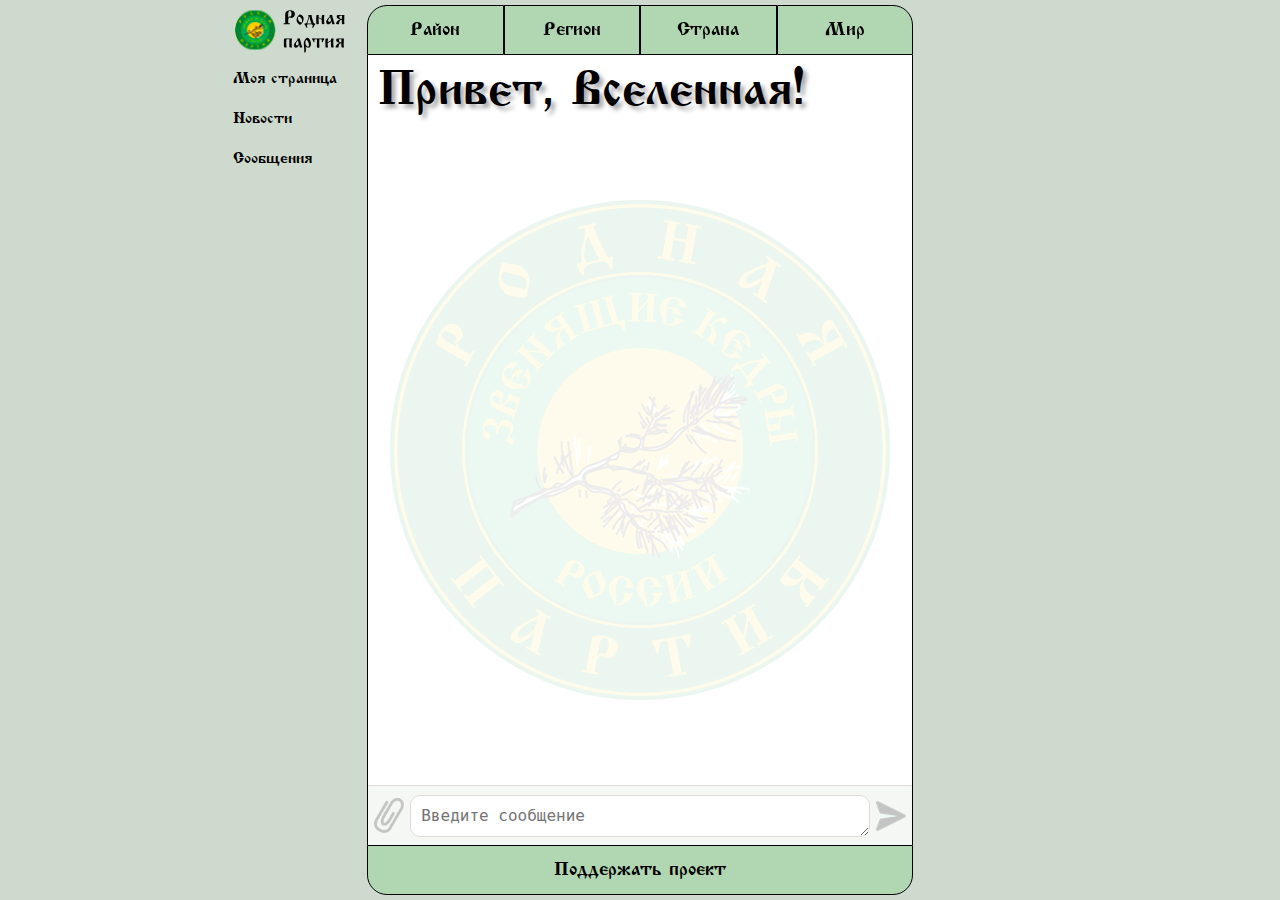
<file: mysait/index.html>
<!DOCTYPE html><!--  -->
<html lang="ru">
<head>
	<meta charset="utf-8">
	<meta name="viewport" content="width=device-width, initial-scale=1">
	<!-- <meta http-equiv="refresh" content="30"> -->
	<!-- <base href="http://schoolsw3.com/images/" target="_blank"> -->
	<title>Родная партия</title>
	<link rel="shortcut icon" href="images/Logotip-Rodnoj-parti-32x32.png" type="image/png">
	
	<link rel="stylesheet" href="css/style.css">
	
</head>
<body>
<header class="header">
	
		<div class="header__wrapper">
			<div class="header__logo-pc">
				<a href="home.html" class="header__logo-link">
					<img src="./images/svg/logo.svg" alt="Родная партия" class="header__logo-pic">
				</a>
			</div>
			<div class="header__logo-mobile">
				<a href="home.html" class="header__logo-link">
					<img src="./images/svg/Logotip-Rodnoj-parti-40x40.svg" alt="Родная партия" class="header__logo-pic">
				</a>
			</div> 
			
	
			<nav class="header__menu">
				<ul class="header__list">
					<li class="header__item" id="header__item_1">
						<a href="#!" class="header__link"> Район </a>
					</li>
					<li class="header__item">
						<a href="#!" class="header__link">Регион</a>
					</li>
					<li class="header__item">
						<a href="#!" class="header__link">Страна</a>
					</li>
					<li class="header__item" id="header__item_4">
						<a href="#!" class="header__link">Мир   </a>
					</li>									
				</ul>
			</nav>
		</div>
	
</header>

<section class="middle">
	
	<nav class="middle__menu">
		

		<input id="menu-toggle" type="checkbox" />
        <label class='menu-button-container' for="menu-toggle">
        	<div class='menu-button'></div>
        </label>

		<ul class="middle__list">
			<li class="middle__item">
				<a href="#!" class="middle__link">Моя страница</a>
			</li>
			<li class="middle__item">
				<a href="#!" class="middle__link">Новости</a>
			</li>
			<li class="middle__item">
				<a href="#!" class="middle__link">Сообщения</a>
			</li>												
		</ul>

		<div class="logo">
			<a href="home.html" class="header__logo-link">
				<img src="./images/svg/Logotip-Rodnoj-parti-40x40.svg" alt="Родная партия" class="">
			</a>
			
		</div>
	</nav>
	
	
	<div class="main__screen">
		<!-- <div id="nav-btn"></div> -->
		
		

		
		<div class="middle__logo">
			<img src="./images/Logotip-Rodnoj-parti-500x500.png" alt="Большой логотип" class="middle__logo-pic" id="logo">
		</div>
		
		<div class="main__text">
			
			
			
			<h1>	Привет, Вселенная!</h1>
			
						
			
		</div>
	
		
			
			
				<form action="/action_page.php" method="post"></form>
				<div class="messages">
						<div class="clip">
							<div class="label-clip">
								<label for="myfile"><img src="./images/clippy-icon1.png" alt="Родная партия" class="clippy-icon"></label>
							</div>
							<div class="input-clip">
								<input type="file" id="myfile" name="myfile" value="" multiple>
							</div>
							
						</div>
						<div class="message">
							<textarea name="messag" autofocus="autofocus" placeholder="Введите сообщение"></textarea>
						</div>
						<div class="send">
							<input type="submit" value="" class="submit-send">
						</div>
				</div>	
				</form>
			
			
		
	</div>
</section>

<footer class="footer">

	<div class="footer__wrapper">
		<div class="footer__bufer">

		</div>
		<div class="footer__">
			<div class="footer__prices">
				<a href="/" class="footer__link" target="_blank">Поддержать проект</a>
			</div>	
		</div>

	</div>
	
</footer>

<script src="js/script.js"></script>

</body>
</html>
</file>
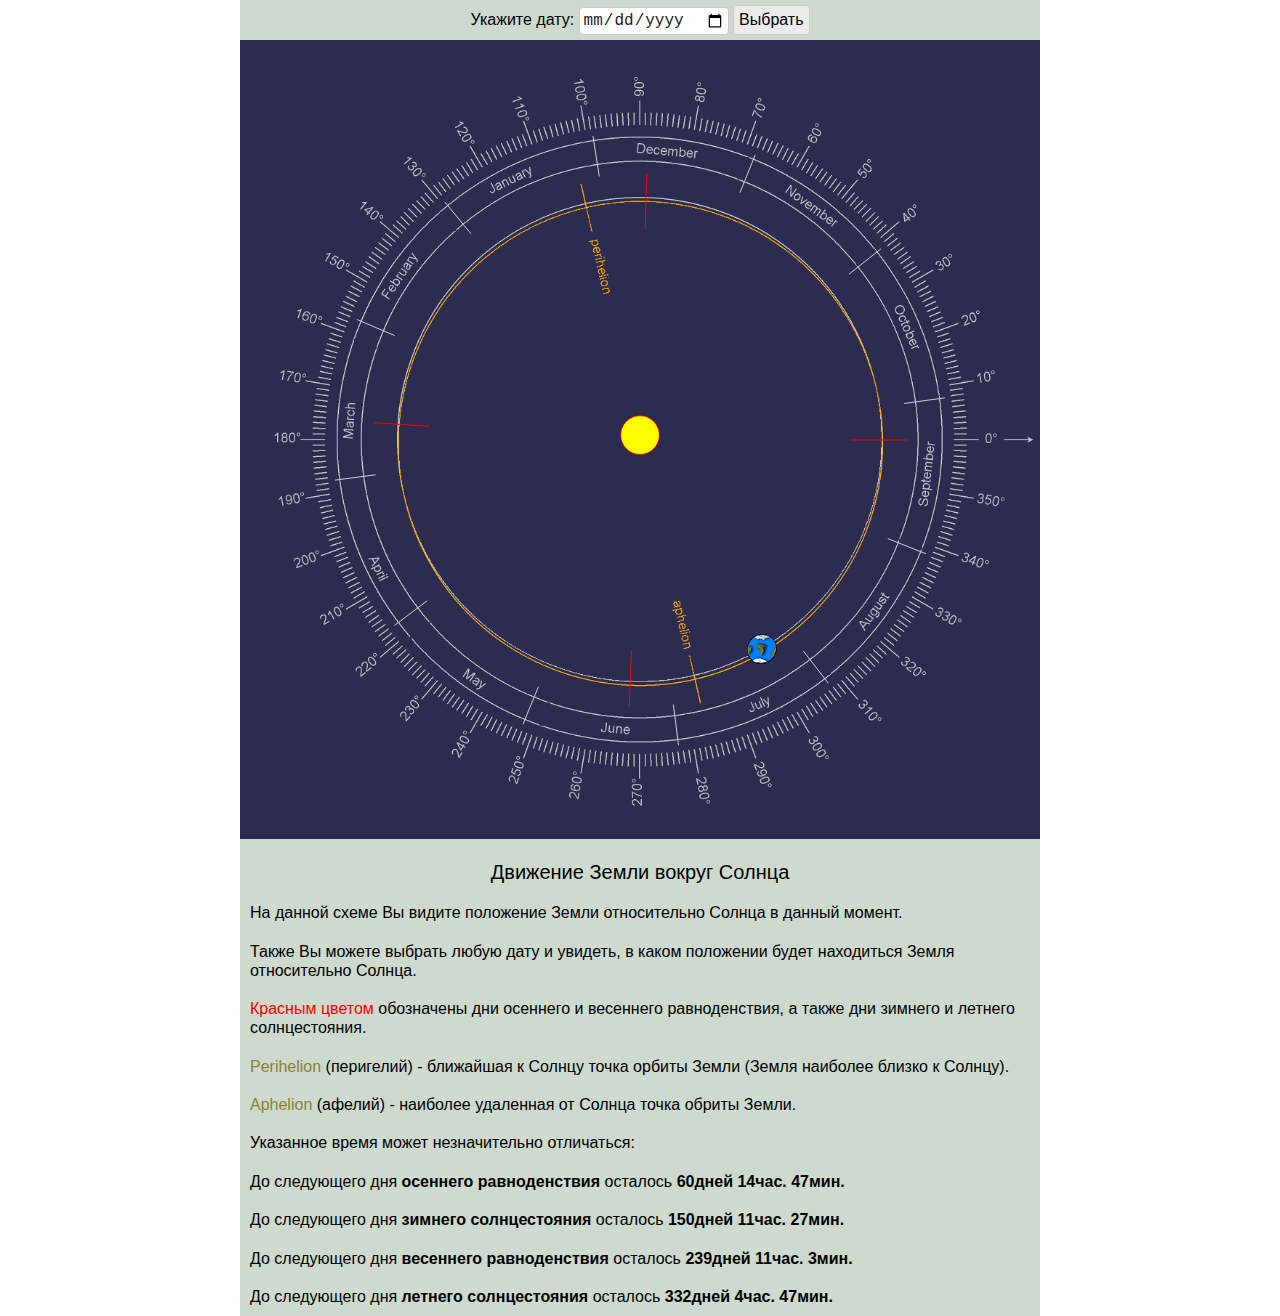
<file: sundial/Index.html>
<!DOCTYPE html>
<html>
 <head>
    <meta charset="utf-8">
	<meta name="viewport" content="width=device-width, initial-scale=1">
  <title>Равноденствие</title>
  <link rel="shortcut icon" href="img/Earth.png" type="image/png">
  <link rel="stylesheet" href="css/style.css">
 </head>
 <body>
    <div class="wrapper" id="wrap">
		
		<div class="date__input">
			<label for="data">Укажите дату:</label>
			<input type="date" id="data" name="data">
			<button type="button" onclick="FunctionEnter()" class="buttons">Выбрать</button>
		</div>

        
        <div class="sol" id="sole">
            <img src="img/Sol.png" alt="Солнце">
        </div>
        <div id="result" class="result">
			<canvas id="graph"></canvas>
			<p id="demo"></p>
			

		</div>
		<div class="said">
			<h1>Движение Земли вокруг Солнца</h1>
			<p class="text">
				<br>На данной схеме Вы видите положение Земли относительно Солнца в данный момент. <br>
				<br>Также Вы можете выбрать любую дату и увидеть, в каком положении будет находиться Земля относительно Солнца.<br>
				<br><span style="color:red">Красным цветом </span> обозначены дни осеннего и весеннего равноденствия, а также дни зимнего и летнего солнцестояния.<br>
				<br><span style="color:rgb(139, 127, 53)">Perihelion </span>(перигелий) - ближайшая к Солнцу точка орбиты Земли (Земля наиболее близко к Солнцу).<br>
				<br><span style="color:rgb(139, 127, 53)">Aphelion </span>(афелий) - наиболее удаленная от Солнца точка обриты Земли.<br>
				<br>Указанное время может незначительно отличаться:<br>
			</p>
			<p id="textE"></p>
		</div>
    </div>


<script>
	var style, wP, wW;
	var d = new Date();

	myFunction ();

	function myFunction() {
		wW = document.documentElement.clientWidth;
		wP = document.getElementById('wrap').clientWidth;
		
		document.getElementById('sole').style = "top:" + (wP/2+35) + "px";
		document.getElementById('result').style = "height:" + wP + "px";

		var today = Date.parse(d); //милисескунды указанной даты
		var todayDay = today/1000/60/60/24; //колчество дней указанной даты
		var yearDay = Math.floor(todayDay/365.24236-30)+2000; //год указанной даты
		var year2000 = Date.parse(new Date(2000, 0, 01, 12, 0, 0, 0))/1000/60/60/24; //колечество дней 2000 года
		//количество дней до осеннего равноденствия с 2000 года
		var autumnEquinox = year2000 + 78.814 + 92.7388133 + 93.65911892 + 365.24236 * (yearDay - 2000);
		var toEquinox = todayDay - autumnEquinox;
		var corDay = (toEquinox)*360/365.24236;
		w = wW/2 + (wP/3.3) * Math.cos(corDay * Math.PI / 180);
		h = wP/2 +40 - wP/3.3 * Math.sin(corDay * Math.PI / 180);
		style = "left:" + w + "px;top:" + h + "px ";
		var Earth = "<img id=\'earth\' src=\'img/Earth.png\' style=" + style + " >";
		document.getElementById('demo').innerHTML = Earth;

		//сколько осталось до дней равноденствия и солнцестояния

		// разметка месяцев 

			document.getElementById('graph').height = wP;
			document.getElementById('graph').width = wP;
			var canvas = document.getElementById('graph');
   			var ctx = canvas.getContext('2d');

		ctx.beginPath();
			for ( let i=0; i<12; i++) {
				var year01 = Date.parse(new Date(yearDay, i, 1, 0, 0, 0, 0))/1000/60/60/24;
				
				var cor01 = (year01 - autumnEquinox)*360/365.24236;
				w01 = wP/2 + wP/3 * Math.cos(cor01 * Math.PI / 180);
				h01 = wP/2 - wP/3 * Math.sin(cor01 * Math.PI / 180);

				w02 = wP/2 + wP/2.6 * Math.cos(cor01 * Math.PI / 180);
				h02 = wP/2 - wP/2.6 * Math.sin(cor01 * Math.PI / 180);

				ctx.moveTo(w01, h01);
				ctx.lineTo(w02, h02);
				ctx.strokeStyle = '#ccc'; 
				ctx.lineWidth = 1; 
			}	
		ctx.stroke();

		ctx.beginPath();
		
			var x = 0, dE = "";
			
			localStorage.setItem('myStorage', JSON.stringify([]));
			var arrey = JSON.parse(localStorage.getItem('myStorage'));


			for (let i=0; i < 4; i++) {
				if (i==0) {
					x = 0; 
					dE = " зимнего солнцестояния ";
				} else if (i==1){ 
					x -= 89.86079102;
					dE = " осеннего равноденствия ";
				} else if (i==2){ 
					x -= 93.65911892;
					dE = " летнего солнцестояния ";
				} else if (i==3){ 
					x -= 92.7388133;
					dE = " весеннего равноденствия ";
				}
				
				var dayEquinox = year2000 + 78.814 + 92.7388133 + 93.65911892 + 89.86079102 + x + 365.24236 * (yearDay  - 2000);
				var firework = "";

					if (Math.floor(dayEquinox - todayDay) > 0) {
						var decDay = dayEquinox - todayDay;
						var E = ""
					} else if (Math.floor(dayEquinox - todayDay) < 0) {
						var decDay = dayEquinox + 365.24236 - todayDay;
						var E = ""
					} else {
						var decDay = dayEquinox - todayDay;
						switch (i) {
							case 0:
							var E = "зимнего солнцестояния";
							break;
							case 1:
							var E = "осеннего равноденствия";
							break;
							case 2:
							var E = "летнего солнцестояния";
							break;
							case 3:
							var E = "весеннего равноденствия";
							break; 
							default:
							var E = "";
						}
						
					}
						xxx = {dE, decDay, E}
						arrey.push(xxx);
					
						localStorage.setItem('myStorage', JSON.stringify(arrey));
						
				var corEq = (89.86079102 + x)*360/365.24236;
				wEq1 = wP/2 + wP/3.8 * Math.cos(corEq * Math.PI / 180);
				hEq1 = wP/2 - wP/3.8 * Math.sin(corEq * Math.PI / 180);

				wEq2 = wP/2 + wP/3 * Math.cos(corEq * Math.PI / 180);
				hEq2 = wP/2 - wP/3 * Math.sin(corEq * Math.PI / 180);

				ctx.moveTo(wEq1, hEq1);
				ctx.lineTo(wEq2, hEq2);
				ctx.strokeStyle = 'red'; 
				ctx.lineWidth = 1; 
			}
		ctx.stroke();

			arrey.sort(function(a, b) {
    					return parseFloat(a.decDay) - parseFloat(b.decDay);
						});
					
		fLen = arrey.length;
		text = "<ul>"
		for (let i = 0; i < fLen; i++) {
					var intDay = Math.floor(arrey[i].decDay);
					var Hour =  (arrey[i].decDay - intDay)*24;
					var intHour = Math.floor(Hour);
					var Minutes = (Hour - intHour)*60;
					var intMinutes = Math.floor(Minutes)
			if (arrey[i].E != "") {
				text += "<li><br> Сегодня день <span style=\'font-weight:bold;color:red\'>" + arrey[i].E + ". </span>Момент " + arrey[i].E + " произойдет в  <span style=\'font-weight:bold\'>"  + intHour + "час. " + intMinutes + "мин. </span><br></li>";
			} else {
				text += "<li><br> До следующего дня <span style=\'font-weight:bold\'>" + 
				arrey[i].dE + "</span> осталось <span style=\'font-weight:bold\'>" + 
				intDay + "дней " + intHour + "час. " + intMinutes + "мин. " + "</span><br></li>";
			}

		}
		text += "</ul>";
		document.getElementById('textE').innerHTML = text;


	}

	function FunctionEnter() {
		localStorage.clear();
		d = document.getElementById('data').value
		d = new Date(Date.parse(d)-3*60*60*1000);
		
		myFunction();
	}

	window.addEventListener('resize', function (event) {
		myFunction ();
	}, true);

</script>


 </body>
</html>
</file>
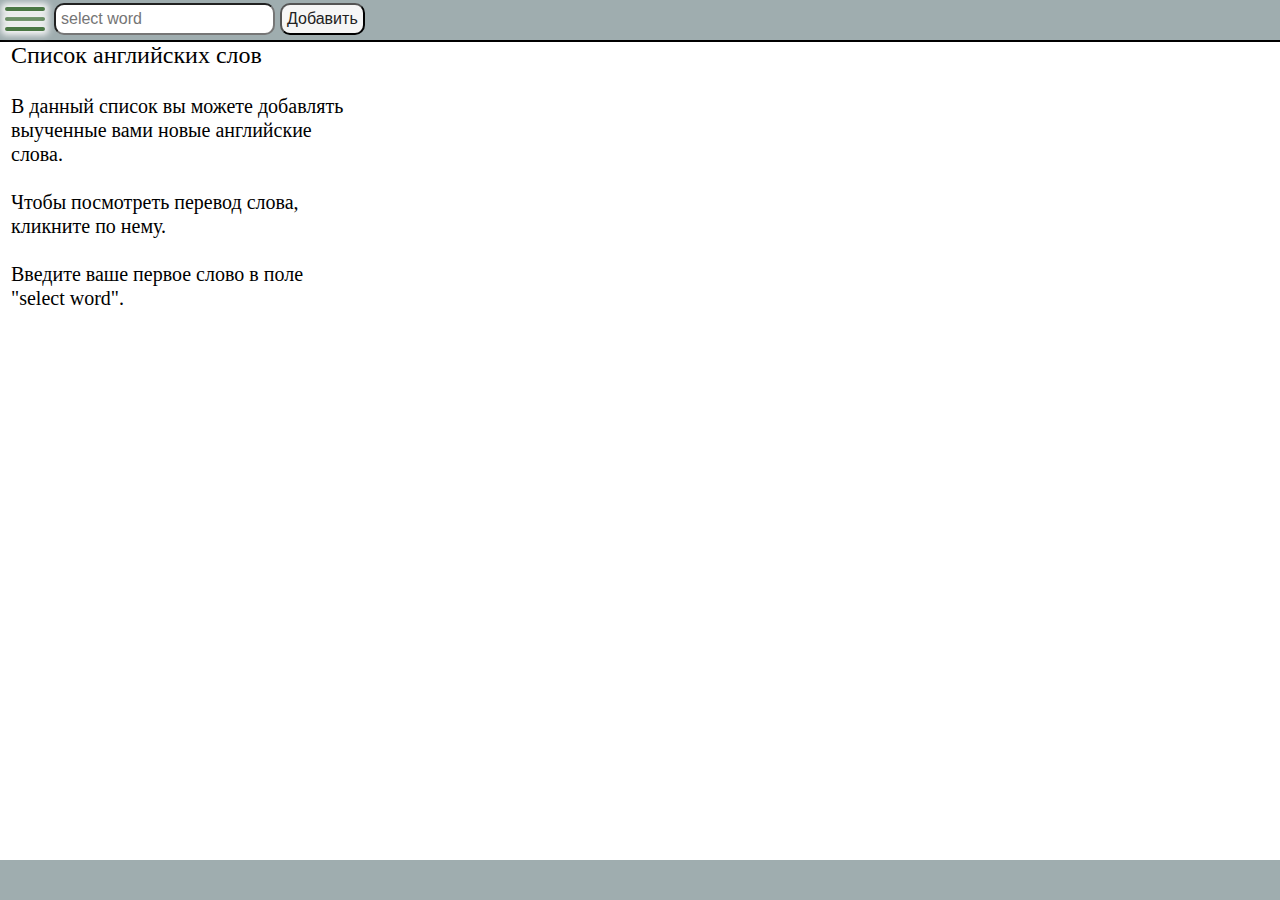
<file: dictionary/Untitled-1.html>
<!DOCTYPE html>
<html lang="en">
<head>
    <meta charset="UTF-8">
    <meta http-equiv="X-UA-Compatible" content="IE=edge">
    <meta name="viewport" content="width=device-width, initial-scale=1.0">
    
    <title>Englich</title>
    <link rel="shortcut icon" href="images/icon.png" type="image/png">
    
    
    <link rel="stylesheet" href="css/style.css">
   
</head>
<body>

<header>
  <div class="adde">
    <nav class="middle__menu">
      <input id="menu-toggle" type="checkbox" />
          <label class='menu-button-container' for="menu-toggle">
            <div class='menu-button'></div>
          </label>
  
      <ul class="middle__list">
        <li class="middle__item">
          <a href="#!" onclick="Sort12()" class="middle__link">Сортировка по порядку</a>
        </li>
        <li class="middle__item">
          <a href="#!" onclick="SortAB()" class="middle__link">Сортировка по алфавиту</a>
        </li>
        <li class="middle__item">
          <a href="#!" onclick="myfunctionRes()" class="middle__link">Удаление всего списка</a>
        </li>												
      </ul>
    </nav>

    <div class="input">
      <input type="text" id="1" placeholder="select word" class="form-control">
    </div>

    <div class="btn_one">
      <button onclick="myfunction(this)" id="1" class="btn">Добавить</button>
    </div>      
  </div>
</header> 


<div class="container">
      <div class="col" id="col">
          
          <div class="listen">
            <ol id="list" class="liste"></ol>
          </div>
           
          <div class="information">
            <h1>
              Список английских слов
            </h1>
            <p>
              <br>В данный список вы можете добавлять выученные вами новые английские слова. <br>
              <br>Чтобы посмотреть перевод слова, кликните по нему. <br>
              <br>Введите ваше первое слово в поле "select word". <br>
            </p>
          </div> 
      </div>    
</div>



<footer>
  <div class="footer__2">
    <p id="demo"></p>
  </div>
</footer>
  			
<script>

  var arrey = JSON.parse(localStorage.getItem('Storage'));
  
// проверка, есть ли данные в local storage, если нет то создается 'Storage'
  if (arrey == null) {
    localStorage.setItem('Storage', JSON.stringify([]));
    var arrey = JSON.parse(localStorage.getItem('Storage'));
  } else {
    listen();
  }

listen();

// вывод списка из local storage
function listen(){
        
    fLen = arrey.length;
    // text = "<ol>";
      text = "";
    for (i=0; i < fLen; i++) {
      if (arrey[i].g==undefined) {""} else {
      var imegs = "<img id=" + i + " class=" + "imeges" + " src=" + "images/delete-icon.png" + " width=" + "20" + 
      " height="+ "20" + " alt=" + "Пример" + " onclick=" + "fuctionReloads(this)" + ">"

      text += "<li id=" + (i + 1) + " class=" + "li-item" +"><a class=" + "a_class" + " href=" + "https://translate.google.ru/?sl=en&tl=ru&text=" + 
        arrey[i].x + "%0A&op=translate" + " target=" + "_blank" + ">" + 
        arrey[i].x + "</a>" + imegs + " </li>";
      }
    }
    document.getElementById("list").innerHTML = text;
}

// удаление элементов
function fuctionReloads(element) {
    var rel = element.id;
    arrey.splice(rel,1);
    localStorage.setItem('Storage', JSON.stringify(arrey));
    location.reload();
}

// добавление элементов  
function myfunction(element){
        var g = new Date();
   
    var id, x, text; 
    id = element.id;
    x = document.getElementById(id).value;
    
    arrey.push({g, x});
                                              
        listen();
        FunctionSize();
                                      
    localStorage.setItem('Storage', JSON.stringify(arrey));
    document.getElementById(id).value = "";
}   

// удаление всего списка  
function myfunctionRes(){
  localStorage.removeItem('Storage');
  location.reload();
}

FunctionSize();

// изменение размеров элементов
function FunctionSize() {
  var hP = (window.innerHeight -80);
  var wP = window.innerWidth;
  var win = "height:" + (hP) + "px";

  console.log(hP, win);
  document.getElementById('list').setAttribute("style", win);

  var heightcolumn = Math.floor(hP / 30);
  console.log(heightcolumn);
  var collistHeight = "grid-template-rows: repeat(" + heightcolumn + ", 1fr)";
  document.getElementById('list').setAttribute("style", collistHeight);

    var colcol = Math.ceil(arrey.length / heightcolumn);
    if (arrey.length==0){
        document.getElementsByClassName('information')[0].style.display = "block";
      } else if (arrey.length>0){document.getElementsByClassName('information')[0].style.display = "none";


      if((wP/355)>colcol) {
          var colcol = Math.ceil(wP/355);
          var collistWidth = "grid-template-columns: repeat(" + colcol + ", 1fr); " + collistHeight;
          document.getElementById('list').setAttribute("style", collistWidth);
        } else if((wP/355)<colcol){
          var colcol = Math.ceil(arrey.length / heightcolumn);
          var collistWidth = "grid-template-columns: repeat(" + colcol + ", 1fr); " + collistHeight; 
          document.getElementById('list').setAttribute("style", collistWidth);
        } 
    }
}

// при изменении размеров окна браузера
window.addEventListener('resize', function (event) {
  FunctionSize();
}, true);

// при поворте смартфона
window.addEventListener("orientationchange", function() {
    FunctionSize();
}, false);

// сортировка списка по алфавиту
function SortAB() {
    arrey.sort((a, b) => a.x.localeCompare(b.x));
    localStorage.setItem('Storage', JSON.stringify(arrey));
    location.reload();
}

// сортировка списка по времени добавления
function Sort12() {
  arrey.sort((a, b) => a.g.localeCompare(b.g))
    localStorage.setItem('Storage', JSON.stringify(arrey));
    location.reload();
}





</script>
 
</body>
</html>
</file>
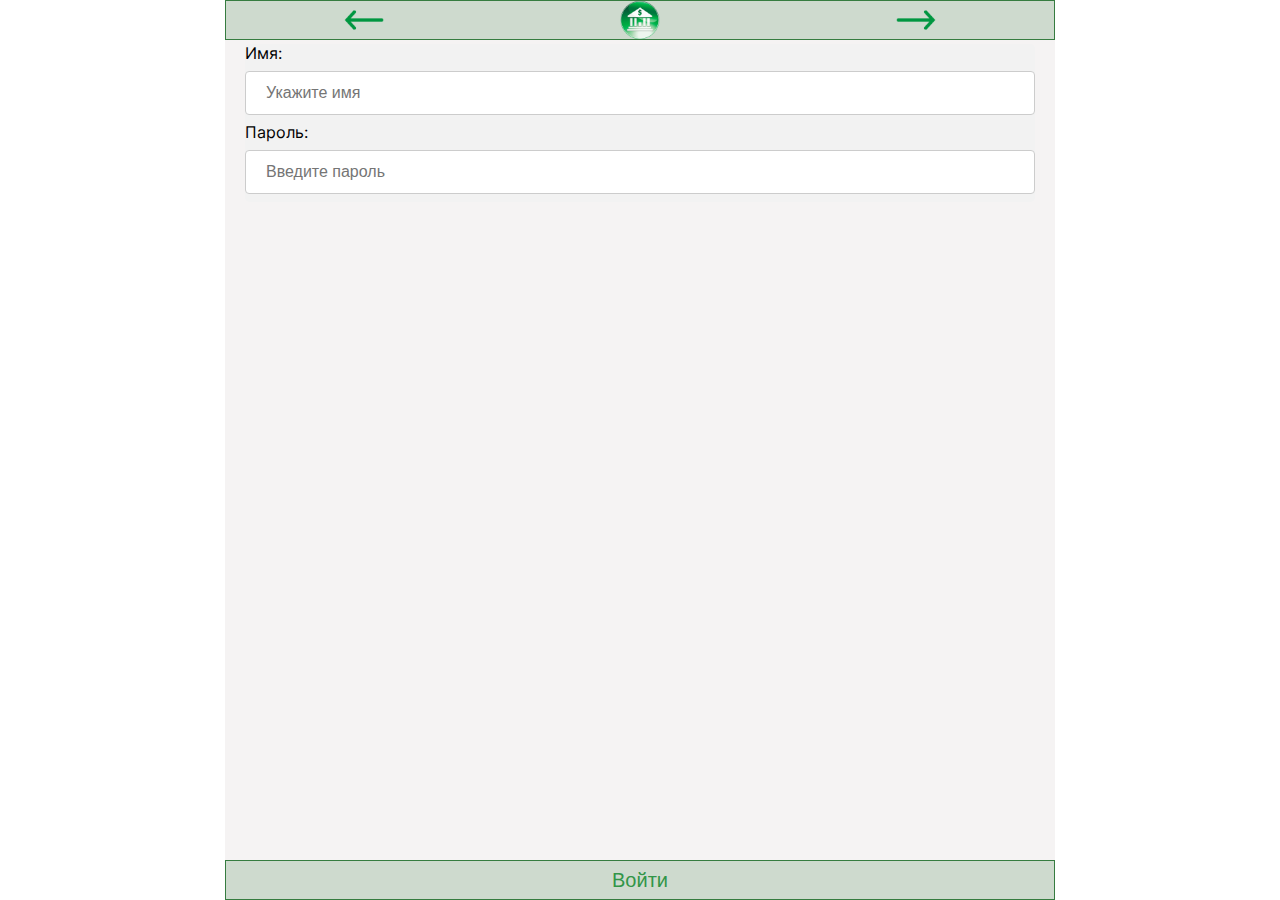
<file: familybank/auth.html>
<!DOCTYPE html>
<html lang="ru">
<head>
    <meta charset="UTF-8">
    <meta http-equiv="X-UA-Compatible" content="IE=edge">
    <meta name="viewport" content="width=device-width, initial-scale=1.0">
    <title>Englich</title>
    <link rel="shortcut icon" href="images/icon.png" type="image/png">
    <link rel="stylesheet" href="css/style.css">
</head>
<body>

<header>
  <div class="header__wrapper">
    <div class="btn_one">
        <a href="registration.html" class="btn__header"><img src="images/left-arrow.png" alt="Назад" class="logo__pic"></a>
    </div> 
    <div class="logotip">
        <a href="index.html" class="centr__logo"><img src="images/icon.png" alt="Логотип" class="logo__pic"></a>
    </div>
    <div class="btn_one">
        <a href="balance.php" class="btn__header"><img src="images/right-arrow.png" alt="Вперед" class="logo__pic"></a>
      </div>
  </div>
</header> 

<div class="container">
        <div class="information">
          <div class="action">
            <form id="myform" action="php/auth.php" method="post">
                  <label for="fname">Имя:</label>
                  <input type="text" id="fname" name="fname" placeholder="Укажите имя" required><br>
                  <label for="password">Пароль:</label>
                  <input type="password" maxlength="4" id="password" name="password" placeholder="Введите пароль" required><br>
            </form>
          </div>
        </div> 
</div>

<footer>
  <div class="footer__over">
    <div class="btn_registration__footer">
      <input type="submit" form="myform" class="submit__footer" value="Войти"/>
    </div>
  </div>
</footer>
</body>
</html>
</file>
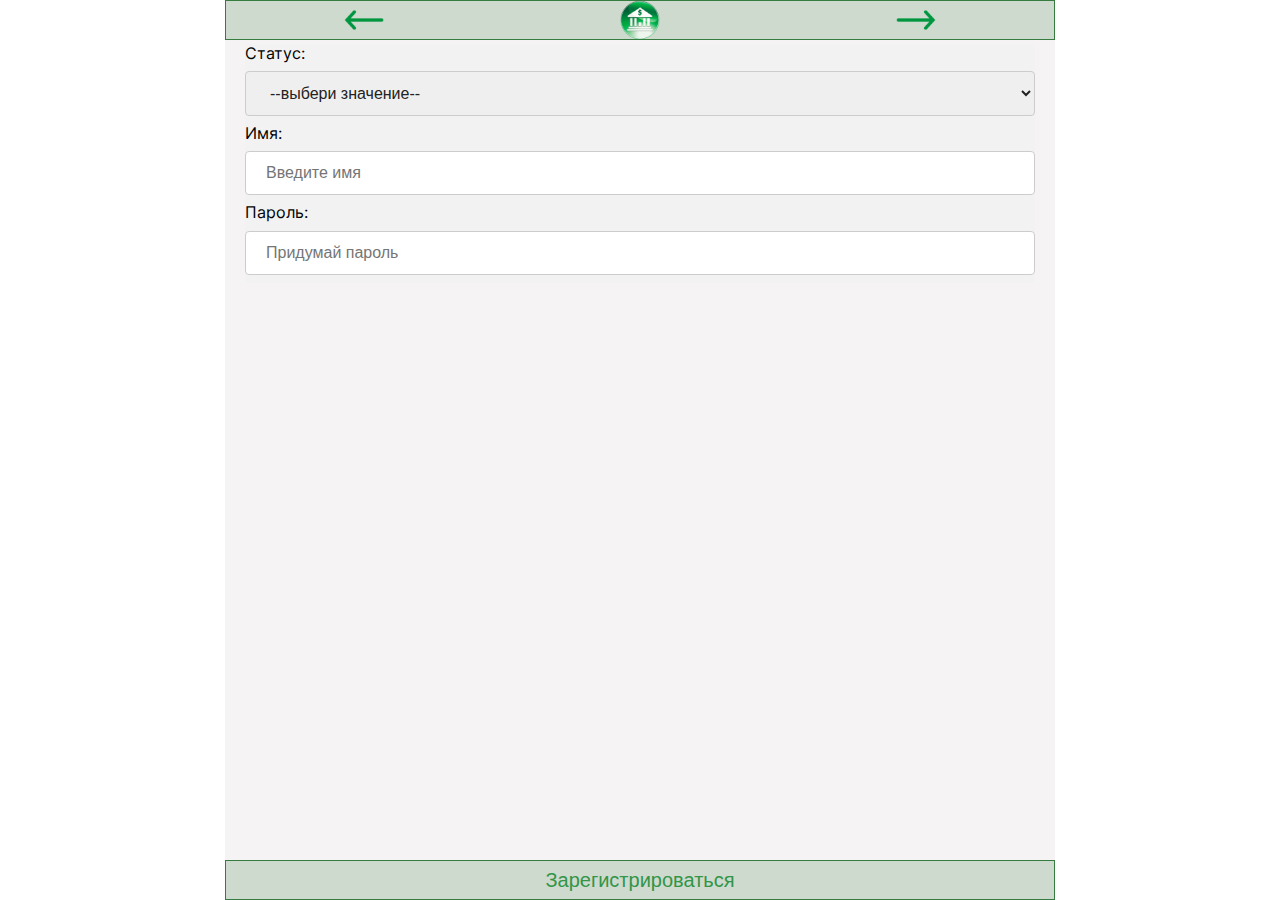
<file: familybank/registration.html>
<!DOCTYPE html>
<html lang="ru">
<head>
    <meta charset="UTF-8">
    <meta http-equiv="X-UA-Compatible" content="IE=edge">
    <meta name="viewport" content="width=device-width, initial-scale=1.0">
    <title>Englich</title>
    <link rel="shortcut icon" href="images/icon.png" type="image/png">
    <link rel="stylesheet" href="css/style.css">
</head>
<body>

<header>
  <div class="header__wrapper">
    <div class="btn_one">
        <a href="index.html" class="btn__header"><img src="images/left-arrow.png" alt="Назад" class="logo__pic"></a>
    </div> 
    <div class="logotip">
        <a href="index.html" class="centr__logo"><img src="images/icon.png" alt="Логотип" class="logo__pic"></a>
    </div>
    <div class="btn_one">
        <a href="auth.html" class="btn__header"><img src="images/right-arrow.png" alt="Вперед" class="logo__pic"></a>
      </div>
  </div>
</header> 

<div class="container">
        <div class="information">
          <div class="action">
            <form id="myform" action="php/action_page.php" method="post">
                  <label for="status">Статус:</label>
                  <select id="status" name="status" required>
                    <option value="none">--выбери значение--</option>
                    <option value="father">Папа </option>
                    <option value="mother">Мама</option>
                    <option value="daughter">Дочь</option>
                    <option value="son">Сын</option>
                  </select><br>
                  <label for="fname">Имя:</label>
                  <input type="text" id="fname" name="fname" placeholder="Введите имя" required><br>
                  <label for="password">Пароль:</label>
                  <input type="password" maxlength="4" id="password" name="password" placeholder="Придумай пароль" required><br>
             </form>
          </div>
        </div> 
</div>

<footer>
  <div class="footer__over">
    <div class="btn_registration__footer">
      <input type="submit" form="myform" class="submit__footer" value="Зарегистрироваться"/>
    </div>
  </div>
</footer>
</body>
</html>
</file>
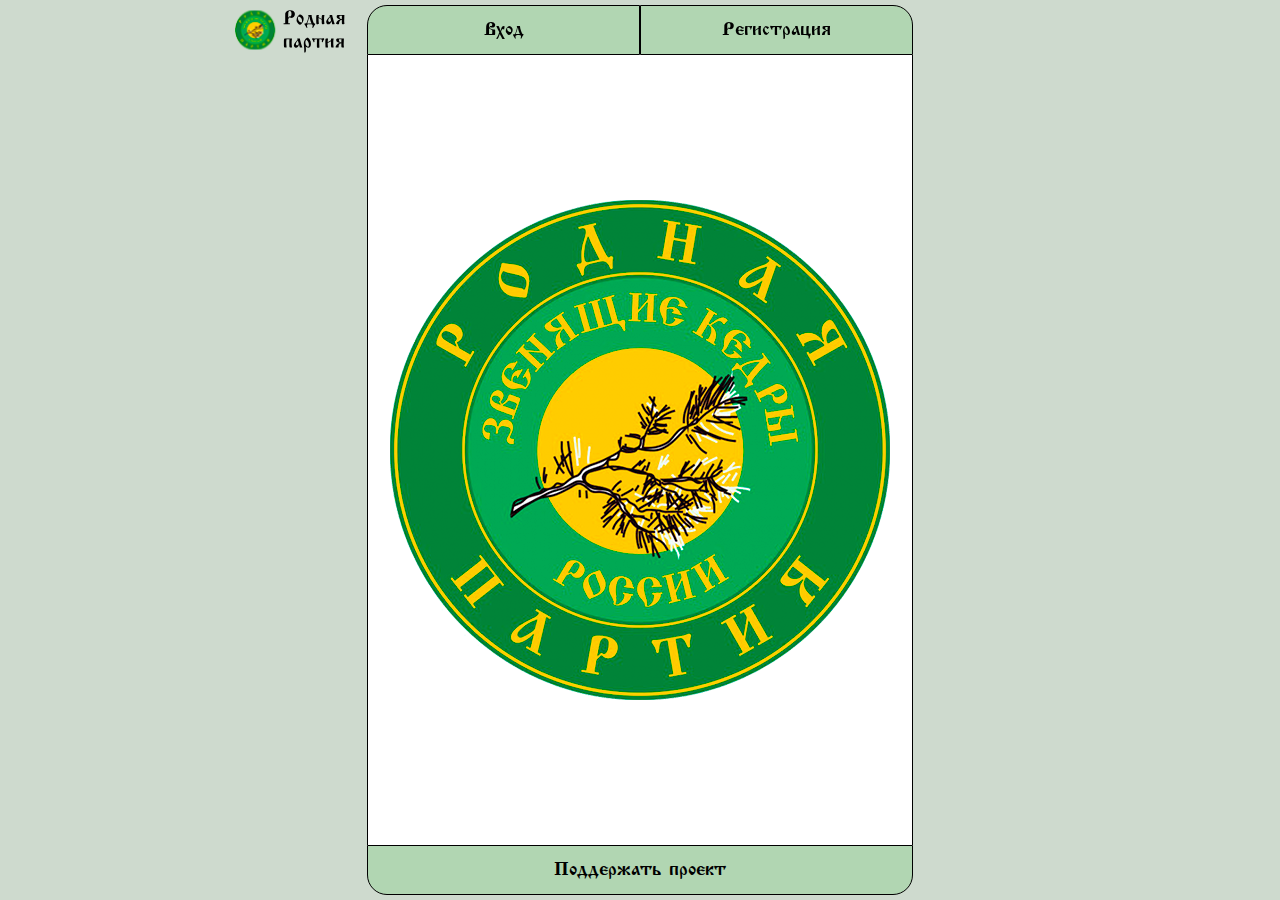
<file: mysait/home.html>
<!DOCTYPE html><!--  -->
<html lang="ru">
<head>
	<meta charset="utf-8">
	<meta name="viewport" content="width=device-width, initial-scale=1">
	<title>Родная партия</title>
	<link rel="shortcut icon" href="images/Logotip-Rodnoj-parti-32x32.png" type="image/png">
	
	<link rel="stylesheet" href="css/style.css">
	
</head>
<body>
<header class="header">
	
		<div class="header__wrapper">
			<div class="header__logo-pc">
				<a href="home.html" class="header__logo-link">
					<img src="./images/svg/logo.svg" alt="Родная партия" class="header__logo-pic">
				</a>
			</div>
			<div class="header__logo-mobile">
				<a href="home.html" class="header__logo-link">
					<img src="./images/svg/Logotip-Rodnoj-parti-40x40.svg" alt="Родная партия" class="header__logo-pic">
				</a>
			</div> 
			
	
			<nav class="header__menu">
				<ul class="header__list">
					<li class="header__item" id="header__item_1">
						<a href="index.html" class="header__link">Вход</a>
					</li>
					
					<li class="header__item" id="header__item_4">
						<a href="#!" class="header__link">Регистрация</a>
					</li>									
				</ul>
			</nav>
		</div>
	
</header>

<section class="middle">
	
	<nav class="middle__menu" style="visibility: hidden">
		

		<input id="menu-toggle" type="checkbox" />
        <label class='menu-button-container' for="menu-toggle">
        	<div class='menu-button'></div>
        </label>

		<ul class="middle__list">
			<li class="middle__item">
				<a href="#!" class="middle__link">Моя страница</a>
			</li>
			<li class="middle__item">
				<a href="#!" class="middle__link">Новости</a>
			</li>
			<li class="middle__item">
				<a href="#!" class="middle__link">Сообщения</a>
			</li>												
		</ul>

		<div class="logo">
			<a href="home.html" class="header__logo-link">
				<img src="./images/svg/Logotip-Rodnoj-parti-40x40.svg" alt="Родная партия" class="">
			</a>
			
		</div>
	</nav>
	
	
	<div class="main__screen">

		<div class="middle__logo">
			<img src="./images/Logotip-Rodnoj-parti-500x500-home.png" alt="Большой логотип" class="middle__logo-pic" id="logo">
		</div>
		
		

	</div>
</section>

<footer class="footer">

	<div class="footer__wrapper">
		<div class="footer__bufer">

		</div>
		<div class="footer__">
			<div class="footer__prices">
				<a href="/" class="footer__link" target="_blank">Поддержать проект</a>
			</div>	
		</div>

	</div>
	

	
</footer>

<script src="js/script.js"></script>

</body>
</html>
</file>
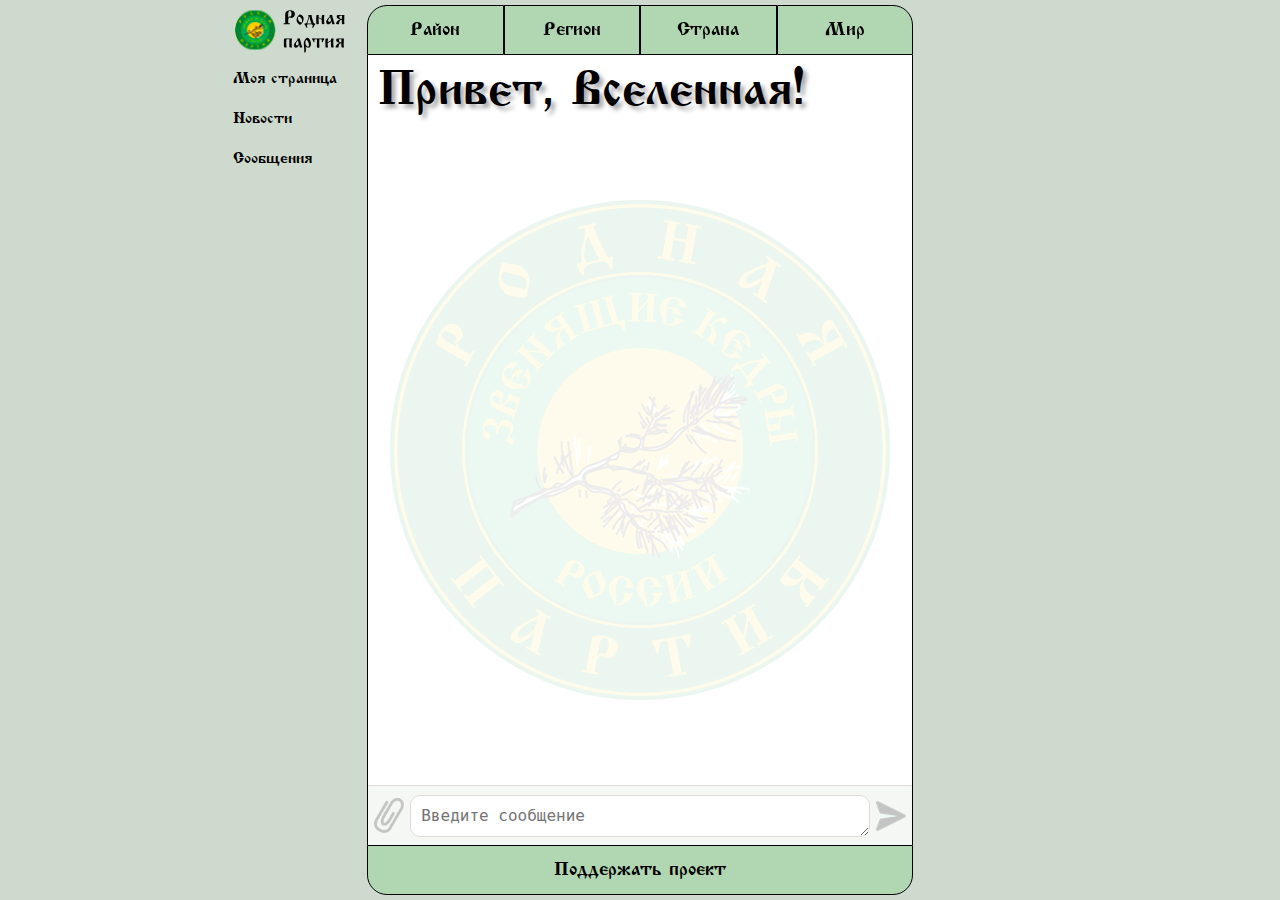
<file: mysait/messages.html>
<!DOCTYPE html><!--  -->
<html lang="ru">
<head>
	<meta charset="utf-8">
	<meta name="viewport" content="width=device-width, initial-scale=1">
	<!-- <meta http-equiv="refresh" content="30"> -->
	<!-- <base href="http://schoolsw3.com/images/" target="_blank"> -->
	<title>Родная партия</title>
	<link rel="shortcut icon" href="images/Logotip-Rodnoj-parti-32x32.png" type="image/png">
	
	<link rel="stylesheet" href="css/style.css">
	
</head>
<body>
<header class="header">
	
		<div class="header__wrapper">
			<div class="header__logo-pc">
				<a href="home.html" class="header__logo-link">
					<img src="./images/svg/logo.svg" alt="Родная партия" class="header__logo-pic">
				</a>
			</div>
			<div class="header__logo-mobile">
				<a href="home.html" class="header__logo-link">
					<img src="./images/svg/Logotip-Rodnoj-parti-40x40.svg" alt="Родная партия" class="header__logo-pic">
				</a>
			</div> 
			
	
			<nav class="header__menu">
				<ul class="header__list">
					<li class="header__item" id="header__item_1">
						<a href="#!" class="header__link"> Район </a>
					</li>
					<li class="header__item">
						<a href="#!" class="header__link">Регион</a>
					</li>
					<li class="header__item">
						<a href="#!" class="header__link">Страна</a>
					</li>
					<li class="header__item" id="header__item_4">
						<a href="#!" class="header__link">Мир   </a>
					</li>									
				</ul>
			</nav>
		</div>
	
</header>

<section class="middle">
	
	<nav class="middle__menu">
		

		<input id="menu-toggle" type="checkbox" />
        <label class='menu-button-container' for="menu-toggle">
        	<div class='menu-button'></div>
        </label>

		<ul class="middle__list">
			<li class="middle__item">
				<a href="#!" class="middle__link">Моя страница</a>
			</li>
			<li class="middle__item">
				<a href="#!" class="middle__link">Новости</a>
			</li>
			<li class="middle__item">
				<a href="#!" class="middle__link">Сообщения</a>
			</li>												
		</ul>

		<div class="logo">
			<a href="home.html" class="header__logo-link">
				<img src="./images/svg/Logotip-Rodnoj-parti-40x40.svg" alt="Родная партия" class="">
			</a>
			
		</div>
	</nav>
	
	
	<div class="main__screen">
		<!-- <div id="nav-btn"></div> -->
		
		

		
		<div class="middle__logo">
			<img src="./images/Logotip-Rodnoj-parti-500x500.png" alt="Большой логотип" class="middle__logo-pic" id="logo">
		</div>
		
		<div class="main__text">
			
			
			
			<h1>	Привет, Вселенная!</h1>
			
			
		</div>
	
		
			
			
				<form action="/action_page.php" method="post"></form>
				<div class="messages">
						<div class="clip">
							<div class="label-clip">
								<label for="myfile"><img src="./images/clippy-icon1.png" alt="Родная партия" class="clippy-icon"></label>
							</div>
							<div class="input-clip">
								<input type="file" id="myfile" name="myfile" value="" multiple>
							</div>
							
						</div>
						<div class="message">
							<textarea name="messag" autofocus="autofocus" placeholder="Введите сообщение"></textarea>
						</div>
						<div class="send">
							<input type="submit" value="" class="submit-send">
						</div>
				</div>	
				</form>
			
			
		
	</div>
</section>

<footer class="footer">

	<div class="footer__wrapper">
		<div class="footer__bufer">

		</div>
		<div class="footer__">
			<div class="footer__prices">
				<a href="/" class="footer__link" target="_blank">Поддержать проект</a>
			</div>	
		</div>

	</div>
	
</footer>

<script src="js/script.js"></script>

</body>
</html>
</file>
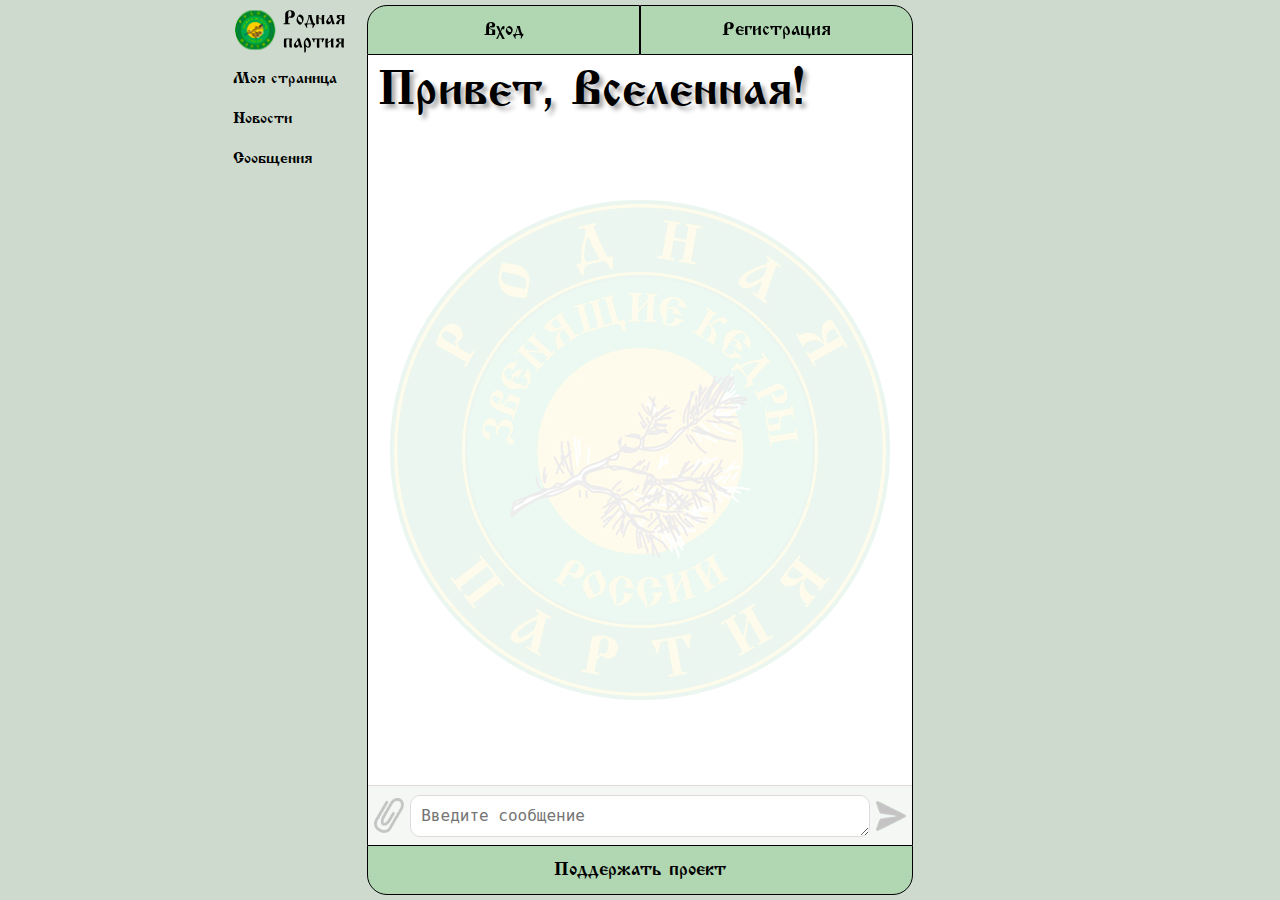
<file: mysait/registr.html>
<!DOCTYPE html><!--  -->
<html lang="ru">
<head>
	<meta charset="utf-8">
	<meta name="viewport" content="width=device-width, initial-scale=1">
	<title>Родная партия</title>
	<link rel="shortcut icon" href="images/Logotip-Rodnoj-parti-32x32.png" type="image/png">
	
	<link rel="stylesheet" href="css/style.css">
	
</head>
<body>
<header class="header">
	
		<div class="header__wrapper">
			<div class="header__logo-pc">
				<a href="home.html" class="header__logo-link">
					<img src="./images/svg/logo.svg" alt="Родная партия" class="header__logo-pic">
				</a>
			</div>
			<div class="header__logo-mobile">
				<a href="home.html" class="header__logo-link">
					<img src="./images/svg/Logotip-Rodnoj-parti-40x40.svg" alt="Родная партия" class="header__logo-pic">
				</a>
			</div> 
			
	
			<nav class="header__menu">
				<ul class="header__list">
					<li class="header__item" id="header__item_1">
						<a href="#!" class="header__link">Вход</a>
					</li>
					
					<li class="header__item" id="header__item_4">
						<a href="#!" class="header__link">Регистрация</a>
					</li>									
				</ul>
			</nav>
		</div>
	
</header>

<section class="middle">
	
	<nav class="middle__menu">
		

		<input id="menu-toggle" type="checkbox" />
        <label class='menu-button-container' for="menu-toggle">
        	<div class='menu-button'></div>
        </label>

		<ul class="middle__list">
			<li class="middle__item">
				<a href="#!" class="middle__link">Моя страница</a>
			</li>
			<li class="middle__item">
				<a href="#!" class="middle__link">Новости</a>
			</li>
			<li class="middle__item">
				<a href="#!" class="middle__link">Сообщения</a>
			</li>												
		</ul>

		<div class="logo">
			<a href="home.html" class="header__logo-link">
				<img src="./images/svg/Logotip-Rodnoj-parti-40x40.svg" alt="Родная партия" class="">
			</a>
			
		</div>
	</nav>
	
	
	<div class="main__screen">

		<div class="middle__logo">
			<img src="./images/Logotip-Rodnoj-parti-500x500.png" alt="Большой логотип" class="middle__logo-pic" id="logo">
		</div>
		
		<div class="main__text">

			<h1>	Привет, Вселенная!</h1>

		</div>

			<form action="/action_page.php" method="post"></form>
				<div class="messages">
						<div class="clip">
							<div class="label-clip">
								<label for="myfile"><img src="./images/clippy-icon1.png" alt="Родная партия" class="clippy-icon"></label>
							</div>
							<div class="input-clip">
								<input type="file" id="myfile" name="myfile" value="" multiple>
							</div>
							
						</div>
						<div class="message">
							<textarea name="messag" autofocus="autofocus" placeholder="Введите сообщение"></textarea>
						</div>
						<div class="send">
							<input type="submit" value="" class="submit-send">
						</div>
				</div>	
			</form>

	</div>
</section>

<footer class="footer">

	<div class="footer__wrapper">
		<div class="footer__bufer">

		</div>
		<div class="footer__">
			<div class="footer__prices">
				<a href="/" class="footer__link" target="_blank">Поддержать проект</a>
			</div>	
		</div>

	</div>

</footer>

<script src="js/script.js"></script>

</body>
</html>
</file>
<file: bootsrap/css/style.css>
/* Код для подключения шрифта в /css/stylename.css */
@font-face { 
    font-family: "IzhitsaRegular";
    src: url("../fonts/IzhitsaRegular/IzhitsaRegular.eot");
    src: url("../fonts/IzhitsaRegular/IzhitsaRegular.eot?#iefix")format("embedded-opentype"),
    url("../fonts/IzhitsaRegular/IzhitsaRegular.woff") format("woff"),
    url("../fonts/IzhitsaRegular/IzhitsaRegular.ttf") format("truetype");
    font-style: normal;
    font-weight: 400;
}



body {    
    font-family: 'IzhitsaRegular', arial;
    font-style: normal;
    font-size: 16px;
    line-height: 1.2;
    font-weight: normal;
    color: black;
}  
/* 
  background-image: url(../images/Logotip-Rodnoj-parti-730x7301.png);
  background-repeat: no-repeat;
  background-color: rgba(0, 167, 90, 0.3);
  background-attachment: fixed;
  background-size: 500px;
  background-position: center 100px;

*/
/* .header{
    position: fixed;
    top: 0;
    left: center;
    /* width: 100%; 
}

.header__wrapper{
    max-width: 854px;
    display: flex;
    flex-wrap: nowrap;
    height: 50px;
    margin: 0 auto;
}

@media  screen and (min-width: 854px) {
    .header__logo-pc {
        display: flex;
        max-width: 204px;
    }
    .header__logo-mobile {
      display: none;
    }
  }
  
  @media  screen and (max-width: 853px) {
    .header__logo-pc {
      display: none;
    }
    .header__logo-mobile {
      display: block;
      max-width: 204px;
      min-width: 50px;
    }
  }

.header__logo-pic{
    padding: 5px 0;
}




.header__menu{
    width: 650px;
}

.header__item{
    float: left;
    height: 50px;
    text-align: center;
    background-color: #b1d6b2;
    border: 1px solid black;
    width: 25%;
}

.header__item:last-child{
    /* margin-right: 0; 
}
    
*/    
.nav-link{  
    
    color: black;
    
    font-size: 19px;
    
}



/* .header__link:hover {
    background-color: #ddd;
    color: black;
  } */ 

.middle{
    z-index: -1;
    max-width: 854px;
    margin: 0 auto;
    height: 100vh;
    padding-top: 50px;
    padding-bottom: 50px;
    border: 1px solid rgb(61, 90, 170);
    display: flex;
    flex-wrap: nowrap;
    /* align-items: stretch; */
    /* position: relative; */
}

/* .middle__menu{
    width: 204px;
    border: 1px solid red;
} */

@media  screen and (min-width: 854px) {
    .middle__menu {
        width: 204px;
        border: 1px solid red;
    }
    
  }
  
  @media  screen and (max-width: 854px) {
    
    .middle__menu {
        width: 50px;
        border: 1px solid red;
    }
  }

.middle__item{
    width: 100%;
    height: 50px;
}

.middle__link{
    color: black;
    text-decoration: none;
    cursor: pointer;
}

.main__screen{
    display: flex;
    border: 1px solid red;
    position: relative;
    width: 650px;
}

.main__text{
    width: 100%;
}

.middle__logo {
    width: 100%;
    height: 100%;
    position: absolute;
    /* position: fixed; */
    /* display: block; */
    /* top: 50%;
    left: 50%;
    transform: translate(-50%, -50%); */
    /* margin: auto; */
    display: flex;
    flex-direction: column;
    justify-content: center;
    align-items: center;
    /* position: sticky;
    top: 0;
     */

    
    
    /* height: 500px; */
    /* border: 5px solid rgb(52, 170, 68); */
}

.middle__logo-pic{
    max-width: 100%;
    display: block;
    
    /* position: sticky;
    top: 50px; */
    
    
    

    
    /* display: flex; */
    /* z-index: -1; */
    /* height: auto; */
    /* max-width: 100%; */
    
    /* object-fit:cover; */
    
    
    
    
    /* max-width: 500px; */
    /* display: block; */
    /* margin-left: auto;
    margin-right: auto; */
   
   

}

.footer{
    position: fixed;
    bottom: 0;
    left: center;
    width: 100%;
}

.footer__{
    display: block;
    border: 1px solid green;
    max-width: 854px;
    
    margin: 0 auto;
    height: 50px;
    background-color: #b1d6b2;
    text-align: center;
}

.footer__prices{
    width: 100%;
    /* display: flex; */
    text-align: center;
}

.footer__link{
    
    display: inline-block;
    text-decoration: none;
    font-size: 19px;
    padding-top: 14px;
    cursor: pointer;
    color: black;
    
    /* left: center; */
}



h1 {
    font-family: 'IzhitsaRegular', arial;
    font-size: 48px;
    text-shadow: 4px 4px 4px #aaa;
}

h2 {
   font-family: 'IzhitsaRegular', arial;
        font-size: 30px;
        
}
</file>
<file: CSS/style.css>
/* http://meyerweb.com/eric/tools/css/reset/
   v2.0-modified | 20110126
   License: none (public domain)
*/

html, body, div, span, applet, object, iframe,
h1, h2, h3, h4, h5, h6, p, blockquote, pre,
a, abbr, acronym, address, big, cite, code,
del, dfn, em, img, ins, kbd, q, s, samp,
small, strike, strong, sub, sup, tt, var,
b, u, i, center,
dl, dt, dd, ol, ul, li,
fieldset, form, label, legend,
table, caption, tbody, tfoot, thead, tr, th, td,
article, aside, canvas, details, embed,
figure, figcaption, footer, header, hgroup,
menu, nav, output, ruby, section, summary,
time, mark, audio, video {
  margin: 0;
    padding: 0;
    border: 0;
    font-size: 100%;
    font: inherit;
    vertical-align: baseline;
}

/* make sure to set some focus styles for accessibility */
:focus {
    outline: 0;
}

/* HTML5 display-role reset for older browsers */
article, aside, details, figcaption, figure,
footer, header, hgroup, menu, nav, section {
    display: block;
}

body {
    line-height: 1;
}

ol, ul {
    list-style: none;
}

blockquote, q {
    quotes: none;
}

blockquote:before, blockquote:after,
q:before, q:after {
    content: '';
    content: none;
}

table {
    border-collapse: collapse;
    border-spacing: 0;
}

input[type=search]::-webkit-search-cancel-button,
input[type=search]::-webkit-search-decoration,
input[type=search]::-webkit-search-results-button,
input[type=search]::-webkit-search-results-decoration {
    -webkit-appearance: none;
    -moz-appearance: none;
}

input[type=search] {
    -webkit-appearance: none;
    -moz-appearance: none;
    -webkit-box-sizing: content-box;
    -moz-box-sizing: content-box;
    box-sizing: content-box;
}

textarea {
    overflow: auto;
    vertical-align: top;
    resize: vertical;
}

/**
 * Correct `inline-block` display not defined in IE 6/7/8/9 and Firefox 3.
 */

audio,
canvas,
video {
    display: inline-block;
    *display: inline;
    *zoom: 1;
    max-width: 100%;
}

/**
 * Prevent modern browsers from displaying `audio` without controls.
 * Remove excess height in iOS 5 devices.
 */

audio:not([controls]) {
    display: none;
    height: 0;
}

/**
 * Address styling not present in IE 7/8/9, Firefox 3, and Safari 4.
 * Known issue: no IE 6 support.
 */

[hidden] {
    display: none;
}

/**
 * 1. Correct text resizing oddly in IE 6/7 when body `font-size` is set using
 *    `em` units.
 * 2. Prevent iOS text size adjust after orientation change, without disabling
 *    user zoom.
 */

html {
    font-size: 100%; /* 1 */
    -webkit-text-size-adjust: 100%; /* 2 */
    -ms-text-size-adjust: 100%; /* 2 */
}

/**
 * Address `outline` inconsistency between Chrome and other browsers.
 */

a:focus {
    outline: thin dotted;
}

/**
 * Improve readability when focused and also mouse hovered in all browsers.
 */

a:active,
a:hover {
    outline: 0;
}

/**
 * 1. Remove border when inside `a` element in IE 6/7/8/9 and Firefox 3.
 * 2. Improve image quality when scaled in IE 7.
 */

img {
    border: 0; /* 1 */
    -ms-interpolation-mode: bicubic; /* 2 */
}

/**
 * Address margin not present in IE 6/7/8/9, Safari 5, and Opera 11.
 */

figure {
    margin: 0;
}

/**
 * Correct margin displayed oddly in IE 6/7.
 */

form {
    margin: 0;
}

/**
 * Define consistent border, margin, and padding.
 */

fieldset {
    border: 1px solid #c0c0c0;
    margin: 0 2px;
    padding: 0.35em 0.625em 0.75em;
}

/**
 * 1. Correct color not being inherited in IE 6/7/8/9.
 * 2. Correct text not wrapping in Firefox 3.
 * 3. Correct alignment displayed oddly in IE 6/7.
 */

legend {
    border: 0; /* 1 */
    padding: 0;
    white-space: normal; /* 2 */
    *margin-left: -7px; /* 3 */
}

/**
 * 1. Correct font size not being inherited in all browsers.
 * 2. Address margins set differently in IE 6/7, Firefox 3+, Safari 5,
 *    and Chrome.
 * 3. Improve appearance and consistency in all browsers.
 */

button,
input,
select,
textarea {
    font-size: 100%; /* 1 */
    margin: 0; /* 2 */
    vertical-align: baseline; /* 3 */
    *vertical-align: middle; /* 3 */
}

/**
 * Address Firefox 3+ setting `line-height` on `input` using `!important` in
 * the UA stylesheet.
 */

button,
input {
    line-height: normal;
}

/**
 * Address inconsistent `text-transform` inheritance for `button` and `select`.
 * All other form control elements do not inherit `text-transform` values.
 * Correct `button` style inheritance in Chrome, Safari 5+, and IE 6+.
 * Correct `select` style inheritance in Firefox 4+ and Opera.
 */

button,
select {
    text-transform: none;
}

/**
 * 1. Avoid the WebKit bug in Android 4.0.* where (2) destroys native `audio`
 *    and `video` controls.
 * 2. Correct inability to style clickable `input` types in iOS.
 * 3. Improve usability and consistency of cursor style between image-type
 *    `input` and others.
 * 4. Remove inner spacing in IE 7 without affecting normal text inputs.
 *    Known issue: inner spacing remains in IE 6.
 */

button,
html input[type="button"], /* 1 */
input[type="reset"],
input[type="submit"] {
    -webkit-appearance: button; /* 2 */
    cursor: pointer; /* 3 */
    *overflow: visible;  /* 4 */
}

/**
 * Re-set default cursor for disabled elements.
 */

button[disabled],
html input[disabled] {
    cursor: default;
}

/**
 * 1. Address box sizing set to content-box in IE 8/9.
 * 2. Remove excess padding in IE 8/9.
 * 3. Remove excess padding in IE 7.
 *    Known issue: excess padding remains in IE 6.
 */

input[type="checkbox"],
input[type="radio"] {
    box-sizing: border-box; /* 1 */
    padding: 0; /* 2 */
    *height: 13px; /* 3 */
    *width: 13px; /* 3 */
}

/**
 * 1. Address `appearance` set to `searchfield` in Safari 5 and Chrome.
 * 2. Address `box-sizing` set to `border-box` in Safari 5 and Chrome
 *    (include `-moz` to future-proof).
 */

input[type="search"] {
    -webkit-appearance: textfield; /* 1 */
    -moz-box-sizing: content-box;
    -webkit-box-sizing: content-box; /* 2 */
    box-sizing: content-box;
}

/**
 * Remove inner padding and search cancel button in Safari 5 and Chrome
 * on OS X.
 */

input[type="search"]::-webkit-search-cancel-button,
input[type="search"]::-webkit-search-decoration {
    -webkit-appearance: none;
}

/**
 * Remove inner padding and border in Firefox 3+.
 */

button::-moz-focus-inner,
input::-moz-focus-inner {
    border: 0;
    padding: 0;
}

/**
 * 1. Remove default vertical scrollbar in IE 6/7/8/9.
 * 2. Improve readability and alignment in all browsers.
 */

textarea {
    overflow: auto; /* 1 */
    vertical-align: top; /* 2 */
}

/**
 * Remove most spacing between table cells.
 */

table {
    border-collapse: collapse;
    border-spacing: 0;
}

html,
button,
input,
select,
textarea {
    color: #222;
}


::-moz-selection {
    background: #b3d4fc;
    text-shadow: none;
}

::selection {
    background: #b3d4fc;
    text-shadow: none;
}

img {
    vertical-align: middle;
}

fieldset {
    border: 0;
    margin: 0;
    padding: 0;
}

textarea {
    resize: vertical;
}

.chromeframe {
    margin: 0.2em 0;
    background: #ccc;
    color: #000;
    padding: 0.2em 0;
}

/* Код для подключения шрифта в /css/stylename.css */
@font-face { 
    font-family: "IzhitsaRegular";
    src: url("../fonts/IzhitsaRegular/IzhitsaRegular.eot");
    src: url("../fonts/IzhitsaRegular/IzhitsaRegular.eot?#iefix")format("embedded-opentype"),
    url("../fonts/IzhitsaRegular/IzhitsaRegular.woff") format("woff"),
    url("../fonts/IzhitsaRegular/IzhitsaRegular.ttf") format("truetype");
    font-style: normal;
    font-weight: 400;
}

html {
    box-sizing: border-box;
}

*, *::before, *::after{
    box-sizing: inherit;
}

body {    
    font-family: 'IzhitsaRegular', arial;
    font-style: normal;
    font-size: 16px;
    line-height: 1.2;
    font-weight: normal;
    color: black;
    /* width: 854px; */
    min-width: 300px;
    margin: auto;
    /* height: 100vh; */
    
    
}  
/* 
  background-image: url(../images/Logotip-Rodnoj-parti-730x7301.png);
  background-repeat: no-repeat;
  background-color: rgba(0, 167, 90, 0.3);
  background-attachment: fixed;
  background-size: 500px;
  background-position: center 100px;

*/

.wrapper{
    
    
    /* width: 864px; */
    min-height: 50px;
    border: 1px solid rgb(159, 79, 179);
    position: fixed;

}

.header__wrapper{ 
    display: block;
    display: table;
    /* width: 100%; */
    /* flex-wrap: nowrap; */
    /* align-items: flex-start; */
    /* justify-content: space-between; */
} 

.header__logo {
    float: left;
    
}

.header{
    /* float: left; */
    
    
}

.header__list{
    
    list-style: none;
    
    
    
}


.header__link {
    
    
    
    display: block;
    float: left;
    background-color: #b1d6b2;
    border: 1px solid black;
    width: 100%;
    height: 48px;
    color: black;
    /* padding: 12px 43px; */
    align-items: center;
    text-decoration: none;
    font-size: 19px;
    padding-top: 14px;
    cursor: pointer;
    
}

/* .header__link:hover {
    background-color: #ddd;
    color: black;
  } */

.middle{
    
    /* max-width: 864px; */
    height: 100vh;
    padding-top: 50px;
    padding-bottom: 50px;
    border: 1px solid rgb(61, 90, 170);
    display: flex;
    flex-wrap: nowrap;
    align-items: stretch;
}

.menu{
    
    min-width: 204px;
    /* margin: left; */
    /* height: 500px; */
    border: 1px solid red;
    /* float: left; */

}

.main__screen{
    display: block;
    
    /* max-width: 650px; */
    /* margin: left; */
    /* height: 700px; */
    border: 1px solid red;
    /* float: left;  */

    background-image: url(../images/Logotip-Rodnoj-parti-730x7301.png);
    background-repeat: no-repeat;
    
    
    background-attachment: fixed;
    
    /* background-size: 500px; */
    background-position: center;
    
}

.footer{
    /* display: none; */
    position: absolute;
    /* display: inherit; */
    border: 1px solid green;
    /* max-width: 864px; */
    height: 50px;
    bottom: 0;
}




h1 {
    font-family: 'IzhitsaRegular', arial;
    font-size: 48px;
    text-shadow: 4px 4px 4px #aaa;
}

h2 {
   font-family: 'IzhitsaRegular', arial;
        font-size: 30px;
        
}
</file>
<file: familybank/css/style.css>
/* http://meyerweb.com/eric/tools/css/reset/
   v2.0-modified | 20110126
   License: none (public domain)
*/

html, body, div, span, applet, object, iframe,
h1, h2, h3, h4, h5, h6, p, blockquote, pre,
a, abbr, acronym, address, big, cite, code,
del, dfn, em, img, ins, kbd, q, s, samp,
small, strike, strong, sub, sup, tt, var,
b, u, i, center,
dl, dt, dd, ol, ul, li,
fieldset, form, label, legend,
table, caption, tbody, tfoot, thead, tr, th, td,
article, aside, canvas, details, embed,
figure, figcaption, footer, header, hgroup,
menu, nav, output, ruby, section, summary,
time, mark, audio, video {
  margin: 0;
    padding: 0;
    border: 0;
    font-size: 100%;
    font: inherit;
    vertical-align: baseline;
}

/* make sure to set some focus styles for accessibility */
:focus {
    outline: 0;
}

/* HTML5 display-role reset for older browsers */
article, aside, details, figcaption, figure,
footer, header, hgroup, menu, nav, section {
    display: block;
}

body {
    line-height: 1;
}

ol, ul {
    list-style: none;
}

blockquote, q {
    quotes: none;
}

blockquote:before, blockquote:after,
q:before, q:after {
    content: '';
    content: none;
}

table {
    border-collapse: collapse;
    border-spacing: 0;
}

input[type=search]::-webkit-search-cancel-button,
input[type=search]::-webkit-search-decoration,
input[type=search]::-webkit-search-results-button,
input[type=search]::-webkit-search-results-decoration {
    -webkit-appearance: none;
    -moz-appearance: none;
}

input[type=search] {
    -webkit-appearance: none;
    -moz-appearance: none;
    -webkit-box-sizing: content-box;
    -moz-box-sizing: content-box;
    box-sizing: content-box;
}

textarea {
    overflow: auto;
    vertical-align: top;
    resize: vertical;
}

/**
 * Correct `inline-block` display not defined in IE 6/7/8/9 and Firefox 3.
 */

audio,
canvas,
video {
    display: inline-block;
    *display: inline;
    *zoom: 1;
    max-width: 100%;
}

/**
 * Prevent modern browsers from displaying `audio` without controls.
 * Remove excess height in iOS 5 devices.
 */

audio:not([controls]) {
    display: none;
    height: 0;
}

/**
 * Address styling not present in IE 7/8/9, Firefox 3, and Safari 4.
 * Known issue: no IE 6 support.
 */

[hidden] {
    display: none;
}

/**
 * 1. Correct text resizing oddly in IE 6/7 when body `font-size` is set using
 *    `em` units.
 * 2. Prevent iOS text size adjust after orientation change, without disabling
 *    user zoom.
 */

html {
    font-size: 100%; /* 1 */
    -webkit-text-size-adjust: 100%; /* 2 */
    -ms-text-size-adjust: 100%; /* 2 */
}

/**
 * Address `outline` inconsistency between Chrome and other browsers.
 */

a:focus {
    outline: thin dotted;
}

/**
 * Improve readability when focused and also mouse hovered in all browsers.
 */

a:active,
a:hover {
    outline: 0;
}

/**
 * 1. Remove border when inside `a` element in IE 6/7/8/9 and Firefox 3.
 * 2. Improve image quality when scaled in IE 7.
 */

img {
    border: 0; /* 1 */
    -ms-interpolation-mode: bicubic; /* 2 */
}

/**
 * Address margin not present in IE 6/7/8/9, Safari 5, and Opera 11.
 */

figure {
    margin: 0;
}

/**
 * Correct margin displayed oddly in IE 6/7.
 */

form {
    margin: 0;
}

/**
 * Define consistent border, margin, and padding.
 */

fieldset {
    border: 1px solid #c0c0c0;
    margin: 0 2px;
    padding: 0.35em 0.625em 0.75em;
}

/**
 * 1. Correct color not being inherited in IE 6/7/8/9.
 * 2. Correct text not wrapping in Firefox 3.
 * 3. Correct alignment displayed oddly in IE 6/7.
 */

legend {
    border: 0; /* 1 */
    padding: 0;
    white-space: normal; /* 2 */
    *margin-left: -7px; /* 3 */
}

/**
 * 1. Correct font size not being inherited in all browsers.
 * 2. Address margins set differently in IE 6/7, Firefox 3+, Safari 5,
 *    and Chrome.
 * 3. Improve appearance and consistency in all browsers.
 */

button,
input,
select,
textarea {
    font-size: 100%; /* 1 */
    margin: 0; /* 2 */
    vertical-align: baseline; /* 3 */
    *vertical-align: middle; /* 3 */
}

/**
 * Address Firefox 3+ setting `line-height` on `input` using `!important` in
 * the UA stylesheet.
 */

button,
input {
    line-height: normal;
}

/**
 * Address inconsistent `text-transform` inheritance for `button` and `select`.
 * All other form control elements do not inherit `text-transform` values.
 * Correct `button` style inheritance in Chrome, Safari 5+, and IE 6+.
 * Correct `select` style inheritance in Firefox 4+ and Opera.
 */

button,
select {
    text-transform: none;
}

/**
 * 1. Avoid the WebKit bug in Android 4.0.* where (2) destroys native `audio`
 *    and `video` controls.
 * 2. Correct inability to style clickable `input` types in iOS.
 * 3. Improve usability and consistency of cursor style between image-type
 *    `input` and others.
 * 4. Remove inner spacing in IE 7 without affecting normal text inputs.
 *    Known issue: inner spacing remains in IE 6.
 */

button,
html input[type="button"], /* 1 */
input[type="reset"],
input[type="submit"] {
    -webkit-appearance: button; /* 2 */
    cursor: pointer; /* 3 */
    *overflow: visible;  /* 4 */
}

/**
 * Re-set default cursor for disabled elements.
 */

button[disabled],
html input[disabled] {
    cursor: default;
}

/**
 * 1. Address box sizing set to content-box in IE 8/9.
 * 2. Remove excess padding in IE 8/9.
 * 3. Remove excess padding in IE 7.
 *    Known issue: excess padding remains in IE 6.
 */

input[type="checkbox"],
input[type="radio"] {
    box-sizing: border-box; /* 1 */
    padding: 0; /* 2 */
    *height: 13px; /* 3 */
    *width: 13px; /* 3 */
}

/**
 * 1. Address `appearance` set to `searchfield` in Safari 5 and Chrome.
 * 2. Address `box-sizing` set to `border-box` in Safari 5 and Chrome
 *    (include `-moz` to future-proof).
 */

input[type="search"] {
    -webkit-appearance: textfield; /* 1 */
    -moz-box-sizing: content-box;
    -webkit-box-sizing: content-box; /* 2 */
    box-sizing: content-box;
}

/**
 * Remove inner padding and search cancel button in Safari 5 and Chrome
 * on OS X.
 */

input[type="search"]::-webkit-search-cancel-button,
input[type="search"]::-webkit-search-decoration {
    -webkit-appearance: none;
}

/**
 * Remove inner padding and border in Firefox 3+.
 */

button::-moz-focus-inner,
input::-moz-focus-inner {
    border: 0;
    padding: 0;
}

/**
 * 1. Remove default vertical scrollbar in IE 6/7/8/9.
 * 2. Improve readability and alignment in all browsers.
 */

textarea {
    overflow: auto; /* 1 */
    vertical-align: top; /* 2 */
}

/**
 * Remove most spacing between table cells.
 */

table {
    border-collapse: collapse;
    border-spacing: 0;
}

html,
button,
input,
select,
textarea {
    color: #222;
}


::-moz-selection {
    background: #b3d4fc;
    text-shadow: none;
}

::selection {
    background: #b3d4fc;
    text-shadow: none;
}

img {
    vertical-align: middle;
}

fieldset {
    border: 0;
    margin: 0;
    padding: 0;
}

textarea {
    resize: vertical;
}

.chromeframe {
    margin: 0.2em 0;
    background: #ccc;
    color: #000;
    padding: 0.2em 0;
}

/* inter-regular - latin_cyrillic */
@font-face {
    font-family: 'Inter';
    font-style: normal;
    font-weight: 400;
    src: local(''),
         url('../fonts/inter-v12-latin_cyrillic-regular.woff2') format('woff2'), /* Chrome 26+, Opera 23+, Firefox 39+ */
         url('../fonts/inter-v12-latin_cyrillic-regular.woff') format('woff'); /* Chrome 6+, Firefox 3.6+, IE 9+, Safari 5.1+ */
  }
  /* inter-500 - latin_cyrillic */
  @font-face {
    font-family: 'Inter';
    font-style: normal;
    font-weight: 500;
    src: local(''),
         url('../fonts/inter-v12-latin_cyrillic-500.woff2') format('woff2'), /* Chrome 26+, Opera 23+, Firefox 39+ */
         url('../fonts/inter-v12-latin_cyrillic-500.woff') format('woff'); /* Chrome 6+, Firefox 3.6+, IE 9+, Safari 5.1+ */
  }
  /* inter-600 - latin_cyrillic */
  @font-face {
    font-family: 'Inter';
    font-style: normal;
    font-weight: 600;
    src: local(''),
         url('../fonts/inter-v12-latin_cyrillic-600.woff2') format('woff2'), /* Chrome 26+, Opera 23+, Firefox 39+ */
         url('../fonts/inter-v12-latin_cyrillic-600.woff') format('woff'); /* Chrome 6+, Firefox 3.6+, IE 9+, Safari 5.1+ */
  }

html {
    box-sizing: border-box;
}

*, *::before, *::after{
    box-sizing: inherit;
}

body {    
    font-family: 'Inter', sans-serif;
    font-style: normal;
    font-size: 16px;
    line-height: 1.2;
    font-weight: 400;
    color: black;
    
}  

header{
    position: fixed;
    top: 0;
    left: center;
    width: 100%;
    z-index: 1;
    
}

.header__wrapper{
    max-width: 830px;
    display: flex;
    flex-wrap: nowrap;
    height: 40px;
    margin: 0 auto;
    background-color: #cedace;
    justify-content: space-around;
    align-items: center;
    border: 1px rgb(54, 124, 64) solid;
}

.btn__header__home{
    display: none;
}

.logotip{
    display: flex;
    
    
}

.logo__pic{
    height: 40px;
    width: 100%;
}

.btn__one{
    margin-left: 20px;
}

.btn {
    display: flex;
    z-index: 3;
    /* width: 100%; */
    padding: 5px;
    /* margin: 0 5px 0 5px; */
    background-color: #f6f6f6; /*Цвет текстового поля*/
    border-radius: 10px 10px 10px 10px; /*Закругляем уголки*/
}

.container{
    z-index: -1;
    max-width: 830px;
    margin: 0 auto;
    min-height: 100vh;
    /* height: 100%; */
    padding-top: 40px;
    padding-bottom: 40px;
    /* display: flex;
    flex-wrap: nowrap; */
    background-color: rgb(245, 243, 243);
}

.information{
    width: 100%;
    /* display: flex; */
    /* height: 100vh; */
    /* height: calc(100vh-80px); */
}

.inc {
    display: flex;
    flex-wrap: wrap;
    margin: 2px 20px 2px 20px;
    /* height: 40px; */
    border: 1px solid #ccc;
    border-radius: 4px;
    box-sizing: border-box;
}

.date {
    width: 90px;
    font-family: 'Inter', sans-serif;
    font-style: normal;
    font-size: 14px;
    line-height: 1.2;
    font-weight: 400;
    color: black;
    padding: 2px 2px 2px 4px;
    
}

.summar {
    width: 80px;
    font-family: 'Inter', sans-serif;
    font-style: normal;
    font-size: 16px;
    line-height: 1.2;
    font-weight: 400;
    color: black;
    padding: 2px 2px 2px 4px;
    
}

.than {
    min-width: 15%;
    font-family: 'Inter', sans-serif;
    font-style: normal;
    font-size: 16px;
    line-height: 1.2;
    font-weight: 400;
    color: black;
    padding: 2px 2px 2px 4px;
    
}

.messeg {
    width: 458px;
    /* min-width: 40%; */
    font-family: 'Inter', sans-serif;
    font-style: normal;
    font-size: 14px;
    line-height: 1.2;
    font-weight: 400;
    color: black;
    padding: 2px 2px 2px 4px;
    word-break: break-all;
    
}

/* select[type=option]{
    height: 100px;
} */

option:first-child{
    display:none;
    }

/* #period:first-child{
    width: 100%;
    padding: 12px 20px;
    margin: 8px 0;
    display: inline-block;
    border: 1px solid #ccc;
    border-radius: 4px;
    box-sizing: border-box;
    } */

input[type=text], select, [type=password], [type=number] {
    width: 100%;
    padding: 12px 20px;
    margin: 8px 0;
    display: inline-block;
    border: 1px solid #ccc;
    border-radius: 4px;
    box-sizing: border-box;
}

#date {
    width: 70%;
    padding: 5px 20px;
    margin: 8px 0;
    display: inline-block;
    float: left;
    border: 1px solid #ccc;
    border-radius: 4px;
    box-sizing: border-box;
}



input[type=submit] {
    width: 100%;
    height: 100%;
    background-color: #cedace;
    color: #329548;;
    /* padding: 14px 20px;
    margin: 8px 0; */
    border: none;
    /* border-radius: 4px; */
    cursor: pointer;
}



input[type=submit]:hover {
    background-color: #80b383;
}

#submit__date {
    /* text-align: right; */
    width: 25%;
    /* float: right; */
    /* height: 100%; */
    background-color: #cedace;
    color: #329548;;
    padding: 5px 0px;
    margin: 8px 0 8px 5%;
    display: inline-block;
    border: 1px solid #ccc;
    border-radius: 4px;
    box-sizing: border-box;
    cursor: pointer;
}



.action {
    /* width: 100%; */
    margin: 4px 20px 20px 20px;
    border-radius: 5px;
    background-color: #f2f2f2;
    /* padding: 20px; */
}

.salute {
    padding-top: 10px;
}

.balance {
    padding-left: 40px;
}





.main__screen{
    display: flex;
    border: 1px solid black;
    border-width: 0 1px;
    position: relative;
    width: 546px;
    background-color: white;
}



h1 {
    padding: 10px;
    /* font-family: 'Inter'; */
    font-style: normal;
    font-size: 24px;
    line-height: 1.2;
    font-weight: 500;
    color: black;
    text-align: center;
}

h2 {
    padding-left: 10px;
    /* font-family: 'Inter'; */
    font-style: normal;
    font-size: 20px;
    line-height: 1.2;
    /* font-weight: 500; */
    color: black;
    text-align: center;
}

p {
    padding-left: 10px;
    /* font-family: 'Inter'; */
    font-style: normal;
    font-size: 16px;
    line-height: 1.2;
    /* font-weight: 500; */
    color: black;
}

footer  {
    position: fixed;
    bottom: 0;
    left: center;
    width: 100%;
    z-index: 1;
    display: flex;
}

.footer__over{
    margin: 0 auto;
    width: 830px;
    display: flex;
}
.btn_home__footer {
    width: 50%;
    display: flex;
    flex-wrap: nowrap;
    height: 40px;
    margin: 0 auto;
    background-color: #cedace;
    justify-content: center;
    align-items: center;
    border: 1px rgb(54, 124, 64) solid;
    

}

.btn__footer__activ {

}

.btn_home__footer:hover {
    background-color: #80b383;
}

.btn_registration__footer{
    width: 100%;
    display: flex;
    flex-wrap: nowrap;
    height: 40px;
    margin: 0 auto;
    background-color: #cedace;
    justify-content: center;
    align-items: center;
    border: 1px rgb(54, 124, 64) solid;
}

.submit__balance {
    padding: 10px;
    margin-top: 20px;
}

.submit__footer{
    font-style: normal;
    font-size: 20px;
    line-height: 1.2;
    font-weight: 500;
    color: #329548;
    text-decoration: none;
}

.btn__footer{
    font-style: normal;
    font-size: 20px;
    line-height: 1.2;
    font-weight: 500;
    color: #329548;
    text-decoration: none;
}
</file>
<file: layout1/css/main.css>
/*
* Prefixed by https://autoprefixer.github.io
* PostCSS: v8.4.14,
* Autoprefixer: v10.4.7
* Browsers: last 4 version
*/

/* http://meyerweb.com/eric/tools/css/reset/
   v2.0-modified | 20110126
   License: none (public domain)
*/

html, body, div, span, applet, object, iframe,
h1, h2, h3, h4, h5, h6, p, blockquote, pre,
a, abbr, acronym, address, big, cite, code,
del, dfn, em, img, ins, kbd, q, s, samp,
small, strike, strong, sub, sup, tt, var,
b, u, i, center,
dl, dt, dd, ol, ul, li,
fieldset, form, label, legend,
table, caption, tbody, tfoot, thead, tr, th, td,
article, aside, canvas, details, embed,
figure, figcaption, footer, header, hgroup,
menu, nav, output, ruby, section, summary,
time, mark, audio, video {
  margin: 0;
    padding: 0;
    border: 0;
    font-size: 100%;
    font: inherit;
    vertical-align: baseline;
}

/* make sure to set some focus styles for accessibility */
:focus {
    outline: 0;
}

/* HTML5 display-role reset for older browsers */
article, aside, details, figcaption, figure,
footer, header, hgroup, menu, nav, section {
    display: block;
}

body {
    line-height: 1;
}

ol, ul {
    list-style: none;
}

blockquote, q {
    quotes: none;
}

blockquote:before, blockquote:after,
q:before, q:after {
    content: '';
    content: none;
}

table {
    border-collapse: collapse;
    border-spacing: 0;
}

input[type=search]::-webkit-search-cancel-button,
input[type=search]::-webkit-search-decoration,
input[type=search]::-webkit-search-results-button,
input[type=search]::-webkit-search-results-decoration {
    -webkit-appearance: none;
    -moz-appearance: none;
}

input[type=search] {
    -webkit-appearance: none;
    -moz-appearance: none;
    -webkit-box-sizing: content-box;
    box-sizing: content-box;
}

textarea {
    overflow: auto;
    vertical-align: top;
    resize: vertical;
}

/**
 * Correct `inline-block` display not defined in IE 6/7/8/9 and Firefox 3.
 */

audio,
canvas,
video {
    display: inline-block;
    *display: inline;
    *zoom: 1;
    max-width: 100%;
}

/**
 * Prevent modern browsers from displaying `audio` without controls.
 * Remove excess height in iOS 5 devices.
 */

audio:not([controls]) {
    display: none;
    height: 0;
}

/**
 * Address styling not present in IE 7/8/9, Firefox 3, and Safari 4.
 * Known issue: no IE 6 support.
 */

[hidden] {
    display: none;
}

/**
 * 1. Correct text resizing oddly in IE 6/7 when body `font-size` is set using
 *    `em` units.
 * 2. Prevent iOS text size adjust after orientation change, without disabling
 *    user zoom.
 */

html {
    font-size: 100%; /* 1 */
    -webkit-text-size-adjust: 100%; /* 2 */
    -ms-text-size-adjust: 100%; /* 2 */
}

/**
 * Address `outline` inconsistency between Chrome and other browsers.
 */

a:focus {
    outline: thin dotted;
}

/**
 * Improve readability when focused and also mouse hovered in all browsers.
 */

a:active,
a:hover {
    outline: 0;
}

/**
 * 1. Remove border when inside `a` element in IE 6/7/8/9 and Firefox 3.
 * 2. Improve image quality when scaled in IE 7.
 */

img {
    border: 0; /* 1 */
    -ms-interpolation-mode: bicubic; /* 2 */
}

/**
 * Address margin not present in IE 6/7/8/9, Safari 5, and Opera 11.
 */

figure {
    margin: 0;
}

/**
 * Correct margin displayed oddly in IE 6/7.
 */

form {
    margin: 0;
}

/**
 * Define consistent border, margin, and padding.
 */

fieldset {
    border: 1px solid #c0c0c0;
    margin: 0 2px;
    padding: 0.35em 0.625em 0.75em;
}

/**
 * 1. Correct color not being inherited in IE 6/7/8/9.
 * 2. Correct text not wrapping in Firefox 3.
 * 3. Correct alignment displayed oddly in IE 6/7.
 */

legend {
    border: 0; /* 1 */
    padding: 0;
    white-space: normal; /* 2 */
    *margin-left: -7px; /* 3 */
}

/**
 * 1. Correct font size not being inherited in all browsers.
 * 2. Address margins set differently in IE 6/7, Firefox 3+, Safari 5,
 *    and Chrome.
 * 3. Improve appearance and consistency in all browsers.
 */

button,
input,
select,
textarea {
    font-size: 100%; /* 1 */
    margin: 0; /* 2 */
    vertical-align: baseline; /* 3 */
    *vertical-align: middle; /* 3 */
}

/**
 * Address Firefox 3+ setting `line-height` on `input` using `!important` in
 * the UA stylesheet.
 */

button,
input {
    line-height: normal;
}

/**
 * Address inconsistent `text-transform` inheritance for `button` and `select`.
 * All other form control elements do not inherit `text-transform` values.
 * Correct `button` style inheritance in Chrome, Safari 5+, and IE 6+.
 * Correct `select` style inheritance in Firefox 4+ and Opera.
 */

button,
select {
    text-transform: none;
}

/**
 * 1. Avoid the WebKit bug in Android 4.0.* where (2) destroys native `audio`
 *    and `video` controls.
 * 2. Correct inability to style clickable `input` types in iOS.
 * 3. Improve usability and consistency of cursor style between image-type
 *    `input` and others.
 * 4. Remove inner spacing in IE 7 without affecting normal text inputs.
 *    Known issue: inner spacing remains in IE 6.
 */

button,
html input[type="button"], /* 1 */
input[type="reset"],
input[type="submit"] {
    -webkit-appearance: button; /* 2 */
    cursor: pointer; /* 3 */
    *overflow: visible;  /* 4 */
}

/**
 * Re-set default cursor for disabled elements.
 */

button[disabled],
html input[disabled] {
    cursor: default;
}

/**
 * 1. Address box sizing set to content-box in IE 8/9.
 * 2. Remove excess padding in IE 8/9.
 * 3. Remove excess padding in IE 7.
 *    Known issue: excess padding remains in IE 6.
 */

input[type="checkbox"],
input[type="radio"] {
    -webkit-box-sizing: border-box;
            box-sizing: border-box; /* 1 */
    padding: 0; /* 2 */
    *height: 13px; /* 3 */
    *width: 13px; /* 3 */
}

/**
 * 1. Address `appearance` set to `searchfield` in Safari 5 and Chrome.
 * 2. Address `box-sizing` set to `border-box` in Safari 5 and Chrome
 *    (include `-moz` to future-proof).
 */

input[type="search"] {
    -webkit-appearance: textfield; /* 1 */
    -webkit-box-sizing: content-box; /* 2 */
    box-sizing: content-box;
}

/**
 * Remove inner padding and search cancel button in Safari 5 and Chrome
 * on OS X.
 */

input[type="search"]::-webkit-search-cancel-button,
input[type="search"]::-webkit-search-decoration {
    -webkit-appearance: none;
}

/**
 * Remove inner padding and border in Firefox 3+.
 */

button::-moz-focus-inner,
input::-moz-focus-inner {
    border: 0;
    padding: 0;
}

/**
 * 1. Remove default vertical scrollbar in IE 6/7/8/9.
 * 2. Improve readability and alignment in all browsers.
 */

textarea {
    overflow: auto; /* 1 */
    vertical-align: top; /* 2 */
}

/**
 * Remove most spacing between table cells.
 */

table {
    border-collapse: collapse;
    border-spacing: 0;
}

html,
button,
input,
select,
textarea {
    color: #222;
}


::-moz-selection {
    background: #b3d4fc;
    text-shadow: none;
}

::selection {
    background: #b3d4fc;
    text-shadow: none;
}

img {
    vertical-align: middle;
}

fieldset {
    border: 0;
    margin: 0;
    padding: 0;
}

textarea {
    resize: vertical;
}

.chromeframe {
    margin: 0.2em 0;
    background: #ccc;
    color: #000;
    padding: 0.2em 0;
}

/* roboto-regular - latin */
@font-face {
    font-family: 'Roboto';
    font-style: normal;
    font-weight: 400;
    src: url('../fonts/roboto-v30-latin-regular.eot'); /* IE9 Compat Modes */
    src: local(''),
         url('../fonts/roboto-v30-latin-regular.eot?#iefix') format('embedded-opentype'), /* IE6-IE8 */
         url('../fonts/roboto-v30-latin-regular.woff2') format('woff2'), /* Super Modern Browsers */
         url('../fonts/roboto-v30-latin-regular.woff') format('woff'), /* Modern Browsers */
         url('../fonts/roboto-v30-latin-regular.ttf') format('truetype'), /* Safari, Android, iOS */
         url('../fonts/roboto-v30-latin-regular.svg#Roboto') format('svg'); /* Legacy iOS */
  }

/* jost-regular - latin */
@font-face {
    font-family: 'Jost';
    font-style: normal;
    font-weight: 400;
    src: url('../fonts/jost-v14-latin-regular.eot'); /* IE9 Compat Modes */
    src: local(''),
         url('../fonts/jost-v14-latin-regular.eot?#iefix') format('embedded-opentype'), /* IE6-IE8 */
         url('../fonts/jost-v14-latin-regular.woff2') format('woff2'), /* Super Modern Browsers */
         url('../fonts/jost-v14-latin-regular.woff') format('woff'), /* Modern Browsers */
         url('../fonts/jost-v14-latin-regular.ttf') format('truetype'), /* Safari, Android, iOS */
         url('../fonts/jost-v14-latin-regular.svg#Jost') format('svg'); /* Legacy iOS */
  }


html {
    -webkit-box-sizing: border-box;
            box-sizing: border-box;
}

*, *::before, *::after{
    -webkit-box-sizing: inherit;
            box-sizing: inherit;
}

body {    
    font-family: 'Roboto';
    font-style: normal;
    font-weight: 400;
    text-align: center;
    color: #56593D;
    background-color: #cfd3a9;
}

header{
    max-width: 1440px;
    margin: 0 auto;
    background-color: white;
}

.wrapper{
    max-width: 1328px;
    margin: 0 auto;
}

.wrapper__block{
    max-width: 100%;
    padding: 56px 16px;
    display: -webkit-box;
    display: -ms-flexbox;
    display: flex;
    -ms-flex-wrap: wrap;
        flex-wrap: wrap;
}

.wrapper__menu{
    -webkit-box-pack: left;
        -ms-flex-pack: left;
            justify-content: left;
    display: -webkit-box;
    display: -ms-flexbox;
    display: flex;
    -ms-flex-preferred-size: 40%;
        flex-basis: 40%;
}

.heder__burger{
    width: 40px;
    height: 28px;
    position: relative;
}

.burger__line{
    display: block;
    width: 100%;
    height: 2px;
    background-color: black;
    position: absolute;
    left: 0;
}

.burger__line-first{
    top: 0;
}

.burger__line-first{
    top: 50%;
    -webkit-transform: translateY(-50%);
        -ms-transform: translateY(-50%);
            transform: translateY(-50%);
}

.burger__line-third{
    bottom: 0;
}

.logo{
    -webkit-box-pack: center;
        -ms-flex-pack: center;
            justify-content: center;
    display: -webkit-box;
    display: -ms-flexbox;
    display: flex;
    -ms-flex-preferred-size: 20%;
        flex-basis: 20%;
}

.topmenu{
    -webkit-box-pack: right;
        -ms-flex-pack: right;
            justify-content: right;
    
    display: -webkit-box;
    
    display: -ms-flexbox;
    
    display: flex;
    -webkit-box-flex: 1;
        -ms-flex-positive: 1;
            flex-grow: 1;
}

.cout{
    margin-left: 20px;
}

.counter{
    position: relative;
    display: inline-block;
}

.counter span {
    text-decoration: none;
    font-family: 'Roboto';
    font-style: normal;
    font-weight: 400;
    font-size: 16px;
    line-height: 15px;
    padding: 3px 2px 0 4px;
    letter-spacing: 1.575px;
    color: #56593D;
    background-color: white;
    position: absolute;
    right: 0px;
    bottom: -5px;
}

.wrapper__list{
    display: -webkit-box;
    display: -ms-flexbox;
    display: flex;
}

.wrapper__item{
    margin-left: 38px;
}

select {
    -webkit-appearance: none;
       -moz-appearance: none;
            appearance: none;
    background: url(../img/Vector.svg) no-repeat right;
    background-position-y: 3px;
    text-decoration: none;
    font-family: 'Roboto';
    font-style: normal;
    font-weight: 400;
    font-size: 16px;
    line-height: 25px;
    letter-spacing: 1.575px;
    text-transform: uppercase;
    color: #56593D;
    border: none;
    outline: 0px;
}

select option{
    border: 0;
    background-color: none;
}

option:first-child{
    display:none;
}

.wrapper__link{
    text-decoration: none;
    font-family: 'Roboto';
    font-style: normal;
    font-weight: 400;
    font-size: 16px;
    line-height: 25px;
    letter-spacing: 1.575px;
    text-transform: uppercase;
    color: #56593D;
}

.middle{
    max-width: 1440px;
    margin: 0 auto;
    background-color: white;
}

.wrapper__block2{
   display: -webkit-box;
   display: -ms-flexbox;
   display: flex;
}

.rect {
    display: block;
    width: 100%;
    padding-top: 52.72%;
    background-image: url(../img/Rectangle.png);
    background-repeat: no-repeat;
    background-size: contain;
    position: relative;
}

.collection{
    position: absolute;
    right: 4.82%;
    bottom: 9.14%;
}

.all{
    font-family: 'Roboto';
    font-style: normal;
    font-weight: 400;
    font-size: 18px;
    line-height: 22px;
    text-align: right;
    letter-spacing: 1.8px;
    text-transform: uppercase;
    color: #56593D;
}

h2 {
    font-family: 'Roboto';
    font-style: normal;
    font-weight: 400;
    text-align: right;
    color: #56593D;
    margin-top: 10px;
}

.botton{
    display: -webkit-box;
    display: -ms-flexbox;
    display: flex;
    width: 154px;
    height: 56px;
    float: right;
    background: #56593D;
    border-radius: 0px;
    -webkit-box-pack: center;
        -ms-flex-pack: center;
            justify-content: center;
    -webkit-box-align: center;
        -ms-flex-align: center;
            align-items: center;
    margin-top: 25px;
}

.shop__all{
    text-decoration: none;
    font-family: 'Roboto';
    font-style: normal;
    font-weight: 400;
    font-size: 16px;
    line-height: 22px;
    letter-spacing: 1.575px;
    text-transform: uppercase;
    color: #FFFFEF;
}

h1{
    font-family: 'Roboto';
    font-style: normal;
    font-weight: 400;
    text-align: center;
    color: #56593D;
    padding: 0 5% 25px;
}

.referens{
    background-color: white;
}

.referens__all{
    width: 102.8px;
    border-bottom: 2px solid #56593D;
    float: left;
    margin-left: calc(50% - 102.8px/2 - 102.1px);
    display: -webkit-box;
    display: -ms-flexbox;
    display: flex;
    -webkit-box-pack: center;
        -ms-flex-pack: center;
            justify-content: center;
    -webkit-box-align: center;
        -ms-flex-align: center;
            align-items: center;
}

.referens__stories{
    width: 135.2px;
    border-bottom: 2px solid #56593D;
    float: right;
    margin-right: calc(50% - 135.2px/2 - 85.9px);
    display: -webkit-box;
    display: -ms-flexbox;
    display: flex;
    -webkit-box-pack: center;
        -ms-flex-pack: center;
            justify-content: center;
    -webkit-box-align: center;
        -ms-flex-align: center;
            align-items: center;
}

.referens__text{
    font-family: 'Roboto';
    font-style: normal;
    font-weight: 400;
    font-size: 16px;
    line-height: 26px;
    text-align: center;
    letter-spacing: 1.6px;
    color: #56593D;
    padding-right: 4px;
}

.referens__pic{
    width: 14px;
    height: 11px;
}

h3{
    font-family: 'Roboto';
    font-style: normal;
    font-weight: 400;
    font-size: 24px;
    line-height: 32px;
    text-align: center;
    color: #56593D;
}

.maple__grid{
    display: -ms-grid;
    display: grid;
    column-gap: 31px;
    -ms-grid-columns: 1fr 31px 1fr 31px 1fr;
    grid-template-columns: repeat(3, 1fr);
    padding: 0 16px;
}

.maple__grid-title, .maple__grid-title-2{
    font-family: 'Roboto';
    font-style: normal;
    font-weight: 400;
    font-size: 16px;
    line-height: 26px;
    text-align: center;
    letter-spacing: 1.62px;
    color: #717353;
}

.maple__grid-grid{
    -ms-grid-column-span: 1;
    grid-column: span 1;
}

.maple__grid-pic img {
    max-width: 100%;
    height: auto;
}

.maple__grid-title{
    padding-top: 15px;
}

.more{
    width: 100%;
    height: 0;
    background: no-repeat url(../img/more.png);
    background-size: 100% auto;
    padding-bottom: 52.72%; 
}

.more-text{
    font-family: 'Roboto';
    font-style: normal;
    font-weight: 400;
    font-size: 17px;
    line-height: 22px;
    letter-spacing: 1.8px;
    color: #56593D;
    top: 0;
    text-align: center;
}

.more-title{
    font-family: 'Roboto';
    font-style: normal;
    font-weight: 400;
    color: #56593D;
    text-align: center;
}

.design{
    width: 100%;
    display: -webkit-box;
    display: -ms-flexbox;
    display: flex;
    padding: 0 16px;
}

.design-pic img {
    max-width: 100%;
    height: auto;
}

.design-comment{
    display: -webkit-box;
    display: -ms-flexbox;
    display: flex;
    -webkit-box-orient: vertical;
    -webkit-box-direction: normal;
        -ms-flex-direction: column;
            flex-direction: column;
    -ms-flex-line-pack: center;
        align-content: center;
}

.design-text{
    font-family: 'Roboto';
    font-style: normal;
    font-weight: 400;
    font-size: 29px;
    line-height: 39px;
    text-align: center;
    color: #56593D;
}

.design-dash{
    width: 40px;
    height: 32px;
    border-bottom: 1px solid #717353;
    margin: 0 auto;
}

.design-jost{
    width: 345px;
    padding: 33px 0;
    margin: 0 auto;
}

.design-text-jost{
    font-family: 'Jost';
    font-style: normal;
    font-weight: 400;
    font-size: 20px;
    line-height: 32px;
    color: #56593D;
}

.table{
    width: 100%;
    display: -webkit-box;
    display: -ms-flexbox;
    display: flex;
    -webkit-box-orient: horizontal;
    -webkit-box-direction: reverse;
        -ms-flex-direction: row-reverse;
            flex-direction: row-reverse;
    padding: 0 16px;
}

.table-pic img {
    max-width: 100%;
    height: auto;
}

.table-comment{
    display: -webkit-box;
    display: -ms-flexbox;
    display: flex;
    -webkit-box-orient: vertical;
    -webkit-box-direction: normal;
        -ms-flex-direction: column;
            flex-direction: column;
    -ms-flex-line-pack: center;
        align-content: center;
}

.table-text{
    font-family: 'Roboto';
    font-style: normal;
    font-weight: 400;
    font-size: 29px;
    line-height: 39px;
    text-align: center;
    color: #56593D;
}

.table-dash{
    width: 40px;
    height: 32px;
    border-bottom: 1px solid #717353;
    margin: 0 auto;
}

.table-jost{
    width: 345px;
    padding: 33px 0;
    margin: 0 auto;
}

.table-text-jost{
    font-family: 'Jost';
    font-style: normal;
    font-weight: 400;
    font-size: 20px;
    line-height: 32px;
    color: #56593D;
}

.subscribe{
    width: 100%;
}

.subscribe-title{
    font-family: 'Roboto';
    font-style: normal;
    font-weight: 400;
    font-size: 28px;
    line-height: 39px;
    text-align: center;
    color: #56593D;
}

.subscribe-text{
    padding-top: 16px;
    font-family: 'Roboto';
    font-style: normal;
    font-weight: 400;
    font-size: 17px;
    line-height: 29px;
    text-align: center;
    color: #56593D;
}

.subscribe__field{
    display: -webkit-box;
    display: -ms-flexbox;
    display: flex;
    -ms-flex-wrap: wrap;
        flex-wrap: wrap;
  -webkit-box-pack: center;
      -ms-flex-pack: center;
          justify-content: center;
}

.subscribe__field-dash{
    min-width: 339.59px;
    height: 22px;
    border-bottom: 1px solid #56593D;
    float: left;
    margin-right: 16.41px;
    margin-top: 5px;
}

.subscribe__field-button{
    width: 144px;
    height: 22px;
    background: #56593D;
    display: -webkit-box;
    display: -ms-flexbox;
    display: flex;
    -webkit-box-pack: center;
        -ms-flex-pack: center;
            justify-content: center;
    -webkit-box-align: center;
        -ms-flex-align: center;
            align-items: center;
    margin-top: 5px;
}

.subscribe__field-text{
    font-family: 'Roboto';
    font-style: normal;
    font-weight: 400;
    font-size: 15px;
    line-height: 23px;
    text-align: center;
    letter-spacing: 1.6px;
    text-transform: uppercase;
    text-decoration: none;
    color: #FFFFEF;
}

.moments-title{
    font-family: 'Roboto';
    font-style: normal;
    font-weight: 400;
    font-size: 25px;
    line-height: 32px;
    text-align: center;
    color: #56593D;
}

.moment__slider{
    display: -ms-grid;
    display: grid;
    column-gap: 8px;
    -ms-grid-columns: 1fr 8px 1fr 8px 1fr 8px 1fr;
    grid-template-columns: repeat(4, 1fr);
}

.moment__slider-image{
    -ms-grid-column-span: 1;
    grid-column: span 1;
}

.moment__slider-image img{
    max-width: 100%;
    height: auto;
}

footer{
    max-width: 1440px;
    margin: 0 auto;
    background-color: white;
    padding-bottom: 8px;
}

.footer__block{
    max-width: 100%;
    min-height: 382px;
    margin:0 8px;
    padding: 0 32px;
    background-color: #717353;
    display: -webkit-box;
    display: -ms-flexbox;
    display: flex;
    -ms-flex-wrap: wrap;
        flex-wrap: wrap;
}

.footer__block-title{
    font-family: 'Roboto';
    font-style: normal;
    font-weight: 400;
    font-size: 16px;
    line-height: 25px;
    color: #FFFFEF;
    text-align: left;
    padding-top: 64px;
}

.footer__block-title span{
    font-family: 'Roboto';
    font-style: normal;
    font-weight: 400;
    font-size: 15px;
    line-height: 25px;
    color: #FFFFEF;
}

.footer__block-dash{
    width: 40px;
    height: 15px;
    border-bottom: 1px solid #FFFFEF;
}

.footer__block-text{
    font-family: 'Roboto';
    font-style: normal;
    font-weight: 400;
    font-size: 16px;
    line-height: 25px;
    color: #FFFFEF;
    text-align: left;
    padding-top: 17px;
    padding-right: 20px;
}

.footer__list{
    padding-top: 10px;
}

.footer__item{
    text-align: left;
    padding-top: 15px;
}

#footer__select1, #footer__select2 {
    -webkit-appearance: none;
       -moz-appearance: none;
            appearance: none;
    background: url(../img/Vector.svg) no-repeat right;
    background-position-y: 3px;
    text-decoration: none;
    font-family: 'Roboto';
    font-style: normal;
    font-weight: 400;
    font-size: 16px;
    line-height: 25px;
    letter-spacing: 1.575px;
    text-transform: uppercase;

    color: #FFFFEF;
    border: none;
}

.footer__link{
    text-decoration: none;
    font-family: 'Roboto';
    font-style: normal;
    font-weight: 400;
    font-size: 16px;
    line-height: 25px;
    letter-spacing: 1.575px;
    text-transform: uppercase;
    color: #FFFFEF;
}

.social{
    text-align: right;
    padding: 71px 0 20px;
}

.social-face{
    margin-left: 19px;
}


@media screen and (min-width: 1440px ) {
    .heder__burger{
        display: none;
    }
    h1{
        font-size: 57px;
        line-height: 81px;
    }
    h2{
        font-size: 45px;
        line-height: 60px;
    }
    .wrapper__block2{
        margin-bottom: 110px;
    }
    h3{
        padding-top: 63px;
    }
    .more-title{
        font-size: 50px;
        line-height: 60px;
        padding: 11px 117px 0;
    }
    .more-text{
        padding-top: 62px;
    }
    .referens{
        height: 118px;
    }
    .maple{
        height: 176px;
    }
    .maple__grid-title-2{
        padding: 7px 0 120px 0;
    }
    .design{
        margin-top: 104px;
    }
    .table{
        margin-top: 152px;
    }
    .design-comment, .table-comment{
        width: 553px;
    }
    .design-text, .table-text{
        padding-top: 63px;
    }
    .subscribe{
        margin: 168px 0 39px;
    }
    .subscribe__field{
        margin: 43px auto 166px;
    }
    .moment__slider{
        padding-bottom: 192px;
    }
    .footer__block-table{
        min-width: 250px;
    }
}

@media screen and (max-width: 1439px ) {
    .heder__burger{
        display: none;
    }
    h1{
        font-size: calc( (100vw - 480px)/(1440 - 480) * (57 - 30) + 30px);
        line-height: calc( (100vw - 480px)/(1440 - 480) * (81 - 40) + 40px);
    }
    h2{
        font-size: calc( (100vw - 480px)/(1440 - 480) * (45 - 16) + 16px);
        line-height: calc( (100vw - 480px)/(1440 - 480) * (60 - 16) + 16px);
    }
    h3{
        padding-top: calc(63/1328*100%);
    }
    .more-title{
        font-size: calc( (100vw - 480px)/(1440 - 480) * (50 - 26) + 26px);
        line-height: calc( (100vw - 480px)/(1440 - 480) * (60 - 22) + 22px);
        padding: 11px 8.81% 0;
    }
    .more-text{
        padding-top: 4.7%;
    }
    .wrapper__block2{
        margin-bottom: 8.28%;
    }
    .referens{
        height: calc( (100vw - 480px)/(1440 - 480) * (118 - 43) + 43px);
    }
    .maple{
        height: calc( (100vw - 480px)/(1440 - 480) * (176 - 63) + 63px);
    }
    .maple__grid-title-2{
        padding: 7px 0 29.2% 0;
    }
    .design{
        margin-top: 8%;
    }
    .table{
        margin-top: 11.73%;
    }
    .design-comment, .table-comment{
        width: calc( (100vw - 880px)/(1440 - 880) * (553 - 345) + 345px);
    }
    .design-text, .table-text{
        padding-top: 11.37%;
    }
    .subscribe{
        margin: 12.65% 0 3%;
    }
    .subscribe__field{
        margin: 3.24% auto 12.5%;
    }
    .moment__slider{
        padding-bottom: 14.46%;
    }
    
}

@media screen and (max-width: 880px ) {
    .heder__burger{
        display: block;
        z-index: 9;
    }
    .wrapper__heder__burger{
        -ms-flex-preferred-size: 40%;
            flex-basis: 40%;
        display: block;
    }
    .wrapper__menu{
        position: fixed;
        width: 100%;
        height: 100%;
        display: block;
        background-color: #cfd3a9;
        z-index: 10;
        top: 0;
        left: 0;
        -webkit-transform: translateX(100%);
            -ms-transform: translateX(100%);
                transform: translateX(100%);
    }
    .wrapper__menu-activ{
        -webkit-transform: translateX(0);
            -ms-transform: translateX(0);
                transform: translateX(0);
    }
    .wrapper__list{
        display: block;
        padding: 40px 15px;
        text-align: left;
    }
    .wrapper__item select, .wrapper__item a {
        font-family: 'Roboto';
        font-style: normal;
        font-weight: 400;
        font-size: 40px;
        line-height: 70px;
        color: #FFFFEF;
    }
    select {
        -webkit-appearance: menulist;
           -moz-appearance: menulist;
                appearance: menulist;
        background: #cfd3a9;
    }
    .header__nav-close{
        width: 40px;
        height: 40px;
        position: absolute;
        top: 20px;
        right: 20px;
        z-index: 11;
    }
    .header__nav-close-line{
        display: block;
        width: 100%;
        height: 4px;
        background-color: #fff;
        position: absolute;
        top: 50%;
    }
    .header__nav-close-line:first-child{
        -webkit-transform: translateY(-50%) rotate(45deg);
            -ms-transform: translateY(-50%) rotate(45deg);
                transform: translateY(-50%) rotate(45deg);
    }
    .header__nav-close-line:last-child{
        -webkit-transform: translateY(-50%) rotate(-45deg);
            -ms-transform: translateY(-50%) rotate(-45deg);
                transform: translateY(-50%) rotate(-45deg);
    }
    .design, .table{
        -ms-flex-wrap: wrap;
            flex-wrap: wrap;
    }
    .design-comment, .table-comment{
        width: 100%;
    }
    .footer__block-table{
        min-width: 170px;
    }
    
}

@media screen and (max-width: 510px ) {
    .logo{
        -webkit-box-pack: end;
            -ms-flex-pack: end;
                justify-content: flex-end;
        display: -webkit-box;
        display: -ms-flexbox;
        display: flex;
        -ms-flex-preferred-size: 60%;
            flex-basis: 60%;
    }
    .topmenu{
        -ms-flex-preferred-size: 100%;
            flex-basis: 100%;
        -webkit-box-pack: end;
            -ms-flex-pack: end;
                justify-content: flex-end;
        padding-top: 20px;
    }
    .wrapper__block{
        padding: 20px;
    }
}

@media screen and (max-width: 480px ) {
    h1{
        font-size: 30px;
        line-height: 40px;
    }
    h2{
        font-size: 16px;
        line-height: 16px;
    }
    h3{
        padding-top: 23px;
    }
    .more-title{
        font-size: 26px;
        line-height: 22px;
        padding: 11px 42.3px 0;
        text-shadow: white 0 0 4px;
    }
    .more-text{
        padding-top: 22px;
    }
    .wrapper__block2{
        margin-bottom: 40px;
    }
    .referens{
        height: 43px;
    }
    .maple{
        height: 63px;
    }
    .maple__grid-title-2{
        padding: 7px 0 35px 0;
    }
    .design, .table{
        margin-top: 38.5px;
    }
    .design-text, .table-text{
        padding-top: 54px;
    }
    .subscribe{
        margin: 40px 0 14px;
    }
    .subscribe__field{
        margin: 15.5px auto 60px;
    }
    .moment__slider{
        padding-bottom: 70px;
    }
    .footer__block-table{
        min-width: 250px;
    }
}
</file>
<file: layout2/css/main.css>
/*
* Prefixed by https://autoprefixer.github.io
* PostCSS: v8.4.14,
* Autoprefixer: v10.4.7
* Browsers: last 4 version
*/

/* http://meyerweb.com/eric/tools/css/reset/
   v2.0-modified | 20110126
   License: none (public domain)
*/

html, body, div, span, applet, object, iframe,
h1, h2, h3, h4, h5, h6, p, blockquote, pre,
a, abbr, acronym, address, big, cite, code,
del, dfn, em, img, ins, kbd, q, s, samp,
small, strike, strong, sub, sup, tt, var,
b, u, i, center,
dl, dt, dd, ol, ul, li,
fieldset, form, label, legend,
table, caption, tbody, tfoot, thead, tr, th, td,
article, aside, canvas, details, embed,
figure, figcaption, footer, header, hgroup,
menu, nav, output, ruby, section, summary,
time, mark, audio, video {
  margin: 0;
    padding: 0;
    border: 0;
    font-size: 100%;
    font: inherit;
    vertical-align: baseline;
}

/* make sure to set some focus styles for accessibility */
:focus {
    outline: 0;
}

/* HTML5 display-role reset for older browsers */
article, aside, details, figcaption, figure,
footer, header, hgroup, menu, nav, section {
    display: block;
}

body {
    line-height: 1;
}

ol, ul {
    list-style: none;
}

blockquote, q {
    quotes: none;
}

blockquote:before, blockquote:after,
q:before, q:after {
    content: '';
    content: none;
}

table {
    border-collapse: collapse;
    border-spacing: 0;
}

input[type=search]::-webkit-search-cancel-button,
input[type=search]::-webkit-search-decoration,
input[type=search]::-webkit-search-results-button,
input[type=search]::-webkit-search-results-decoration {
    -webkit-appearance: none;
    -moz-appearance: none;
}

input[type=search] {
    -webkit-appearance: none;
    -moz-appearance: none;
    -webkit-box-sizing: content-box;
    box-sizing: content-box;
}

textarea {
    overflow: auto;
    vertical-align: top;
    resize: vertical;
}

/**
 * Correct `inline-block` display not defined in IE 6/7/8/9 and Firefox 3.
 */

audio,
canvas,
video {
    display: inline-block;
    *display: inline;
    *zoom: 1;
    max-width: 100%;
}

/**
 * Prevent modern browsers from displaying `audio` without controls.
 * Remove excess height in iOS 5 devices.
 */

audio:not([controls]) {
    display: none;
    height: 0;
}

/**
 * Address styling not present in IE 7/8/9, Firefox 3, and Safari 4.
 * Known issue: no IE 6 support.
 */

[hidden] {
    display: none;
}

/**
 * 1. Correct text resizing oddly in IE 6/7 when body `font-size` is set using
 *    `em` units.
 * 2. Prevent iOS text size adjust after orientation change, without disabling
 *    user zoom.
 */

html {
    font-size: 100%; /* 1 */
    -webkit-text-size-adjust: 100%; /* 2 */
    -ms-text-size-adjust: 100%; /* 2 */
}

/**
 * Address `outline` inconsistency between Chrome and other browsers.
 */

a:focus {
    outline: thin dotted;
}

/**
 * Improve readability when focused and also mouse hovered in all browsers.
 */

a:active,
a:hover {
    outline: 0;
}

/**
 * 1. Remove border when inside `a` element in IE 6/7/8/9 and Firefox 3.
 * 2. Improve image quality when scaled in IE 7.
 */

img {
    border: 0; /* 1 */
    -ms-interpolation-mode: bicubic; /* 2 */
}

/**
 * Address margin not present in IE 6/7/8/9, Safari 5, and Opera 11.
 */

figure {
    margin: 0;
}

/**
 * Correct margin displayed oddly in IE 6/7.
 */

form {
    margin: 0;
}

/**
 * Define consistent border, margin, and padding.
 */

fieldset {
    border: 1px solid #c0c0c0;
    margin: 0 2px;
    padding: 0.35em 0.625em 0.75em;
}

/**
 * 1. Correct color not being inherited in IE 6/7/8/9.
 * 2. Correct text not wrapping in Firefox 3.
 * 3. Correct alignment displayed oddly in IE 6/7.
 */

legend {
    border: 0; /* 1 */
    padding: 0;
    white-space: normal; /* 2 */
    *margin-left: -7px; /* 3 */
}

/**
 * 1. Correct font size not being inherited in all browsers.
 * 2. Address margins set differently in IE 6/7, Firefox 3+, Safari 5,
 *    and Chrome.
 * 3. Improve appearance and consistency in all browsers.
 */

button,
input,
select,
textarea {
    font-size: 100%; /* 1 */
    margin: 0; /* 2 */
    vertical-align: baseline; /* 3 */
    *vertical-align: middle; /* 3 */
}

/**
 * Address Firefox 3+ setting `line-height` on `input` using `!important` in
 * the UA stylesheet.
 */

button,
input {
    line-height: normal;
}

/**
 * Address inconsistent `text-transform` inheritance for `button` and `select`.
 * All other form control elements do not inherit `text-transform` values.
 * Correct `button` style inheritance in Chrome, Safari 5+, and IE 6+.
 * Correct `select` style inheritance in Firefox 4+ and Opera.
 */

button,
select {
    text-transform: none;
}

/**
 * 1. Avoid the WebKit bug in Android 4.0.* where (2) destroys native `audio`
 *    and `video` controls.
 * 2. Correct inability to style clickable `input` types in iOS.
 * 3. Improve usability and consistency of cursor style between image-type
 *    `input` and others.
 * 4. Remove inner spacing in IE 7 without affecting normal text inputs.
 *    Known issue: inner spacing remains in IE 6.
 */

button,
html input[type="button"], /* 1 */
input[type="reset"],
input[type="submit"] {
    -webkit-appearance: button; /* 2 */
    cursor: pointer; /* 3 */
    *overflow: visible;  /* 4 */
}

/**
 * Re-set default cursor for disabled elements.
 */

button[disabled],
html input[disabled] {
    cursor: default;
}

/**
 * 1. Address box sizing set to content-box in IE 8/9.
 * 2. Remove excess padding in IE 8/9.
 * 3. Remove excess padding in IE 7.
 *    Known issue: excess padding remains in IE 6.
 */

input[type="checkbox"],
input[type="radio"] {
    -webkit-box-sizing: border-box;
            box-sizing: border-box; /* 1 */
    padding: 0; /* 2 */
    *height: 13px; /* 3 */
    *width: 13px; /* 3 */
}

/**
 * 1. Address `appearance` set to `searchfield` in Safari 5 and Chrome.
 * 2. Address `box-sizing` set to `border-box` in Safari 5 and Chrome
 *    (include `-moz` to future-proof).
 */

input[type="search"] {
    -webkit-appearance: textfield; /* 1 */
    -webkit-box-sizing: content-box; /* 2 */
    box-sizing: content-box;
}

/**
 * Remove inner padding and search cancel button in Safari 5 and Chrome
 * on OS X.
 */

input[type="search"]::-webkit-search-cancel-button,
input[type="search"]::-webkit-search-decoration {
    -webkit-appearance: none;
}

/**
 * Remove inner padding and border in Firefox 3+.
 */

button::-moz-focus-inner,
input::-moz-focus-inner {
    border: 0;
    padding: 0;
}

/**
 * 1. Remove default vertical scrollbar in IE 6/7/8/9.
 * 2. Improve readability and alignment in all browsers.
 */

textarea {
    overflow: auto; /* 1 */
    vertical-align: top; /* 2 */
}

/**
 * Remove most spacing between table cells.
 */

table {
    border-collapse: collapse;
    border-spacing: 0;
}

html,
button,
input,
select,
textarea {
    color: #222;
}


::-moz-selection {
    background: #b3d4fc;
    text-shadow: none;
}

::selection {
    background: #b3d4fc;
    text-shadow: none;
}

img {
    vertical-align: middle;
}

fieldset {
    border: 0;
    margin: 0;
    padding: 0;
}

textarea {
    resize: vertical;
}

.chromeframe {
    margin: 0.2em 0;
    background: #ccc;
    color: #000;
    padding: 0.2em 0;
}

/* roboto-regular - latin */
@font-face {
    font-family: 'Roboto';
    font-style: normal;
    font-weight: 400;
    src: url('../fonts/roboto-v30-latin-regular.eot'); /* IE9 Compat Modes */
    src: local(''),
         url('../fonts/roboto-v30-latin-regular.eot?#iefix') format('embedded-opentype'), /* IE6-IE8 */
         url('../fonts/roboto-v30-latin-regular.woff2') format('woff2'), /* Super Modern Browsers */
         url('../fonts/roboto-v30-latin-regular.woff') format('woff'), /* Modern Browsers */
         url('../fonts/roboto-v30-latin-regular.ttf') format('truetype'), /* Safari, Android, iOS */
         url('../fonts/roboto-v30-latin-regular.svg#Roboto') format('svg'); /* Legacy iOS */
  }
  /* roboto-700 - latin */
  @font-face {
    font-family: 'Roboto';
    font-style: normal;
    font-weight: 700;
    src: url('../fonts/roboto-v30-latin-700.eot'); /* IE9 Compat Modes */
    src: local(''),
         url('../fonts/roboto-v30-latin-700.eot?#iefix') format('embedded-opentype'), /* IE6-IE8 */
         url('../fonts/roboto-v30-latin-700.woff2') format('woff2'), /* Super Modern Browsers */
         url('../fonts/roboto-v30-latin-700.woff') format('woff'), /* Modern Browsers */
         url('../fonts/roboto-v30-latin-700.ttf') format('truetype'), /* Safari, Android, iOS */
         url('../fonts/roboto-v30-latin-700.svg#Roboto') format('svg'); /* Legacy iOS */
  }


html {
    -webkit-box-sizing: border-box;
            box-sizing: border-box;
}

*, *::before, *::after{
    -webkit-box-sizing: inherit;
            box-sizing: inherit;
}

body {    
    font-family: 'Roboto';
    font-style: normal;
    font-weight: 400;
    text-align: center;
    color: #56593D;
    background-color: #cfd3a9;
}

header{
    max-width: 1440px;
    margin: 0 auto;
    background-color: white;
}

.header__wrapper{
    height: 94px;
    margin: 0 auto;
    display: flex;
    justify-content: space-between;
}

.logo{
    align-items: center;
    display: flex;
    margin-left: 40px;
    flex-basis: 20.6%;
}

.header__menu{
    display: flex;
    justify-content: center;
    align-items: center;
    width: 100%;
}

.header__menu__link{
    text-decoration: none;
    font-family: 'Roboto';
    font-style: normal;
    font-weight: 400;
    font-size: 20px;
    line-height: 24px;
    color: #141414;
}

.header__menu__item__new{
    background: #F64775;
    border-radius: 15px;
    margin-left: 7px;
}

.header__menu__link__new{
    text-decoration: none;
    font-family: 'Roboto';
    font-style: normal;
    font-weight: 400;
    font-size: 13px;
    line-height: 21px;
    color: #FFFFFF;
    padding: 8px;
}

.header__menu__list{
    display: flex;
}

.header__menu__list li:first-child{
    margin-left: 0;
    padding: 0 20px 0 0;
    text-shadow: 0px 4px 4px rgba(0, 0, 0, 0.25);
}

.header__menu__list li{
    margin-left: 26px;
}

.header__menu__list li:last-child{
    padding-right: 0;
}

.right__button{
    display: flex;
    flex-grow: 1;
}

.log_in{
    width: 94px;
    border: 2px solid #F8F4F4;
    border-radius: 8px;
    display: flex;
    justify-content: center;
    align-items: center;
    margin: 20px 0;
}

.log_in__link{
    text-decoration: none;
    font-family: 'Roboto';
    font-style: normal;
    font-weight: 400;
    font-size: 18px;
    line-height: 20px;
    color: #333333;
}

.start_free{
    width: 153px;
    background: #0099FF;
    border-radius: 8px;
    display: flex;
    justify-content: center;
    align-items: center;
    margin: 20px 40px 20px 10px;
}

.start_free__link{
    text-decoration: none;
    font-family: 'Roboto';
    font-style: normal;
    font-weight: 400;
    font-size: 18px;
    line-height: 20px;
    color: #FFFFFF;
}

.main{
    max-width: 1440px;
    margin: 0 auto;
    background-color: white;
}

.main__name{
    max-width: 900px;
    margin: 0 auto;
}

.main__h1{
    font-family: 'Roboto';
    font-style: normal;
    font-weight: 400;
    font-size: 120px;
    line-height: 110px;
    text-align: center;
    letter-spacing: 2px;
    color: rgba(14, 16, 22, 0.95);
    padding: 7px 0 73px;
}

.main__text{
    max-width: 510px;
    margin: 0 auto;
}

.main__p1{
    font-family: 'Roboto';
    font-style: normal;
    font-weight: 400;
    font-size: 26px;
    line-height: 36px;
    text-align: center;
    color: #35393F;
}

.form{
    display: flex;
    justify-content: center;
    align-items: center;
    width: 100%;
    margin-top: 30px;
}

#form__form{
    display: flex;
}

#email{
    display: flex;
    padding: 13px 0 13px 10px;
    border: none;
    width: 300px;
    border: 2px solid #0099FF;
    border-radius: 3px 0px 0px 3px;
}

#email::placeholder{
    font-family: 'Roboto';
    font-style: normal;
    font-weight: 400;
    font-size: 20px;
    line-height: 28px;
    color: #B2B2B2;
}

#submit{
    display: flex;
    border: none;
    border-radius: 0px 8px 8px 0px;
    padding: 15px;
    background-color: #0099FF;
    font-family: 'Roboto';
    font-style: normal;
    font-weight: 400;
    font-size: 20px;
    line-height: 28px;
    color: #FFFFFF;
}

.section__h2{
    font-family: 'Roboto';
    font-style: normal;
    font-weight: 400;
    font-size: 36px;
    line-height: 56px;
    letter-spacing: 1.5px;
    color: #000000;
    padding-top: 90px;
    padding-bottom: 30px;
}

.section__h3{
    font-family: 'Roboto';
    font-style: normal;
    font-weight: 400;
    font-size: 20px;
    line-height: 28px;
    color: #B2B2B2;
    padding-top: 44px;
}

.hiring{
    display: flex;
    flex-wrap: wrap;
    justify-content: center;
}

.section_video{
    max-width: 860px;
    position: relative;
    margin: 0 auto;
}

.section_video__img{
    width: 100%;
    height: auto;
}

.watch{
    position: absolute;
    width: 360px;
    height: 70px;
    background: #FFFFFF;
    box-shadow: 0px 7px 10px rgba(186, 193, 197, 0.2);
    border-radius: 40px;
    display: flex;
    align-items: center;
    transform: translate(-50%, -50%);
    left: 50%;
}

.section_video__play__img{
    justify-content: flex-start;
    margin: 21.5px;
}

.video__play__p2{
    font-family: 'Roboto';
    font-style: normal;
    font-weight: 400;
    font-size: 18px;
    line-height: 20px;
    color: #000000;
    text-align: center; 
}

.space{
    width: 100%;
    height: 240px;
}

.space2{
    width: 100%;
    height: 198px;
}

.space3{
    width: 100%;
    height: 139px;
}

.section__block{
    max-width: 1160px;
    margin: 0 auto;
    display: flex;
    flex-direction: row;
}

.section__block_revers{
    flex-direction: row-reverse;
}

.section__block__content{
    max-width: 480px;
    display: flex;
    flex-direction: column;
    justify-content: flex-start;
    align-items: flex-start;
    padding-right: 90px;
}

.section__block__content_revers{
    padding: 0 0 0 40px;
}

.section__block__title{
    font-family: 'Roboto';
    font-style: normal;
    font-weight: 700;
    font-size: 30px;
    line-height: 36px;
    color: #0C9F64;
}

.section__block__title_revers{
    color: #FEC104;
}

.section__block__h2{
    font-family: 'Roboto';
    font-style: normal;
    font-weight: 700;
    font-size: 56px;
    line-height: 64px;
    letter-spacing: 1.5px;
    color: rgba(14, 16, 22, 0.95);
    text-align: left;
    padding-top: 15px;
    padding-bottom: 23px;
}

.section__block__text{
    font-family: 'Roboto';
    font-style: normal;
    font-weight: 400;
    font-size: 22px;
    line-height: 31px;
    color: rgba(14, 16, 22, 0.95);
    text-align: left;
    padding-bottom: 30px;
}

.section__block__butoon{
    border: 2px solid #F8F4F4;
    border-radius: 8px;
    display: flex;
    justify-content: center;
    align-items: center;
}

.section__block__butoon-text{
    text-decoration: none;
    font-family: 'Roboto';
    font-style: normal;
    font-weight: 700;
    font-size: 18px;
    line-height: 20px;
    color: #333333;
    padding: 17px 20px;
}

.section__block__dashboard{
    padding-top: 10px;
    width: 100%;
}

.section__block__dashboard__img{
    object-fit: cover;
    width: 677px;
    height: 500px;
}

.section__block__dashboard__p{
    font-family: 'Roboto';
    font-style: normal;
    font-weight: 400;
    font-size: 16px;
    line-height: 21px;
    text-align: center;
    color: rgba(14, 16, 22, 0.4);
    padding-top: 10px;
}

.section__block__dashboard img {
    width: 100%;
    height: auto;
}

.club{
    max-width: 1240px;
    margin: 0 auto;
    background: #202E78;
    border-radius: 20px;
    padding: 0 40px 40px;
}

.logo__club{
    width: 100%;
    padding-top: 70px;
}

.logo__club__title{
    font-family: 'Roboto';
    font-style: normal;
    font-weight: 700;
    font-size: 56px;
    line-height: 64px;
    text-align: center;
    letter-spacing: 1.5px;
    color: #FFFFFF;
    padding: 25px 0;
}

.logo__club__text{
    font-family: 'Roboto';
    font-style: normal;
    font-weight: 400;
    font-size: 22px;
    line-height: 31px;
    text-align: center;
    color: #FFFFFF;
}

.customers__button{
    display: flex;
    justify-content: center;
    align-items: center;
    margin-top: 70px;
}

.customers__button div{
    border: 2px solid #F8F4F4;
    border-radius: 8px;
    display: flex;
    padding: 17px 20px;
}

.customers__button-text{
    text-decoration: none;
    font-family: 'Roboto';
    font-style: normal;
    font-weight: 400;
    font-size: 18px;
    line-height: 20px;
    text-align: center;
    color: #F4F6F8;
}

.slider{
    width: 100%;
    display: flex;
    padding-top: 40px;
}

.slider__foto{
    width: 565px;
}

.slider__foto img{
    width: 100%;
    height: auto;
    border-radius: 8px 0px 0px 8px;
}

.slider__info{
    width: 50%;
    background: #000639;
    border-radius: 0px 20px 20px 0px;
    padding: 40px;
}

.dopper{
    text-align: left;
    padding-bottom: 40px;
}

.dopper__p1{
    text-align: left;
    font-family: 'Roboto';
    font-style: normal;
    font-weight: 400;
    font-size: 30px;
    line-height: 36px;
    color: #FFFFFF;
    padding-bottom: 20px;
}

.dopper__p2{
    text-align: left;
    font-family: 'Roboto';
    font-style: normal;
    font-weight: 400;
    font-size: 22px;
    line-height: 31px;
    color: #FFFFFF;
}

.dopper__button{
    display: flex;
}

.dopper__button__{
    border: 2px solid #F8F4F4;
    border-radius: 8px;
    margin-top: 66px;
    padding: 15px 22px 19px;
}

.dopper_button__link{
    font-family: 'Roboto';
    font-style: normal;
    font-weight: 400;
    font-size: 18px;
    line-height: 20px;
    color: #F4F6F8;
    text-decoration: none;
}

.slider__points{
    height: 40px;
    display: flex;
    justify-content: center;
    align-items: center;
    margin-top: 20px;
}

.slider__point{
    padding: 3px;
}

.kickstart{
    max-width: 1240px;
    margin: 40px auto 0;
    background: #181818;
    border-radius: 20px;
}

.kickstart__new{
    display: flex;
    justify-content: center;
    align-items: center;
}

.kickstart__new__flex{
    display: flex;
    width: 63px;
    height: 32px;
    background: #F64775;
    border-radius: 20px;
    justify-content: center;
    align-items: center;
    margin: 68px 0 16px;
}

.kickstart__new_p{
    font-family: 'Roboto';
    font-style: normal;
    font-weight: 400;
    font-size: 17px;
    line-height: 27px;
    text-align: center;
    color: #FFFFFF;
}

.kickstart__h2{
    font-family: 'Roboto';
    font-style: normal;
    font-weight: 700;
    font-size: 58px;
    line-height: 64px;
    text-align: center;
    letter-spacing: 1.5px;
    color: #FFFFFF;
}

.kickstart__h3{
    font-family: 'Roboto';
    font-style: normal;
    font-weight: 700;
    font-size: 56px;
    line-height: 64px;
    text-align: center;
    letter-spacing: 1.5px;
    color: #FFFFFF;
    padding-bottom: 24px;
}

.kickstart__p{
    font-family: 'Roboto';
    font-style: normal;
    font-weight: 400;
    font-size: 22px;
    line-height: 31px;
    text-align: center;
    color: #F4F3F3;
}

.explore{
    display: flex;
    justify-content: center;
    align-items: center;
    padding: 69px 0 40px;
}

.explore__button{
    background: #0099FF;
    border-radius: 8px;
    padding: 14px 20px 17px;
}

.explore__button__link{
    font-family: 'Roboto';
    font-style: normal;
    font-weight: 400;
    font-size: 18px;
    line-height: 20px;
    text-align: center;
    color: #FFFFFF;
    text-decoration: none;
}

.kaleidoscope{
    padding-bottom: 20px;
}

.kaleidoscope img{
    width: 100%;
}

.rating{
    max-width: 1240px;
    margin: 0 auto;
    padding: 140px 0 133px;
    display: flex;
}

.rating__star__h2{
    font-family: 'Roboto';
    font-style: normal;
    font-weight: 700;
    font-size: 82px;
    line-height: 115px;
    text-align: center;
    color: rgba(14, 16, 22, 0.95);
    padding: 20px 0 14px;
}

.var2{
    padding: 0px 0 14px;
}

.rating__star{
    flex-grow: 1;
}

.rating__inte{
    flex-grow: 1;
}

.rating__p{
    font-family: 'Roboto';
    font-style: normal;
    font-weight: 400;
    font-size: 20px;
    line-height: 28px;
    text-align: center;
    color: rgba(14, 16, 22, 0.95);
    padding-top: 25px;
}

.rating__p:last-child{
    padding-top: 0px;
}

.start{
    max-width: 1240px;
    margin: 0 auto;
    background: #3CA9FF;
    border-radius: 20px;
    padding: 60px 0 50px;
}

.start__logo{
    padding-bottom: 14px;
}

.start__h2{
    font-family: 'Roboto';
    font-style: normal;
    font-weight: 700;
    font-size: 58px;
    line-height: 64px;
    text-align: center;
    letter-spacing: 1.5px;
    color: #FFFFFF;
}

.start__button{
    display: flex;
    justify-content: center;
    margin: 25px 0 30px;
}

.start__button__button{
    background: #0E1016;
    border-radius: 8px;
    padding: 14px 20px 17px;
}

.start__button__link{
    font-family: 'Roboto';
    font-style: normal;
    font-weight: 400;
    font-size: 18px;
    line-height: 20px;
    text-align: center;
    color: #FFFFFF;
    text-decoration: none;
}

.daw{
    display: flex;
    justify-content: center;
    
}

.daw__daw{
    display: flex;
}

.daw__p{
    font-family: 'Roboto';
    font-style: normal;
    font-weight: 400;
    font-size: 17px;
    line-height: 24px;
    text-align: center;
    color: #FFFFFF;
    padding-right: 20px;
    
}

.daw__img{
    display: flex;
    align-items: center;
    padding-right: 4px;
}

.footer{
    max-width: 1440px;
    margin: 0 auto;
    background-color: white;
    padding: 40px 0;
}

.footer__block{
    max-width: 1240px;
    margin: 0 auto;

    background: rgba(0, 0, 0, 0.95);
    border-radius: 20px;
}

.footer__header{
    display: flex;
    justify-content: space-between;
}

.footer__logo{
    margin-left: 40px;
    display: flex;
    align-items: center;
}

.footer__button{
    background: #029EFF;
    border-radius: 8px;
    padding: 10px 15px 9px;
    margin: 20.5px 25px;
}

.footer__button__link{
    text-decoration: none;
    font-family: 'Roboto';
    font-style: normal;
    font-weight: 400;
    font-size: 15px;
    line-height: 20px;
    color: #FFFFFF;

}

.footer__grid{
    display: grid;
    grid-template-columns: repeat(4, 1fr)
}

.footer__grid1{
    text-align: left;
    padding: 40px;
}

.footer__grid1:last-child{
    padding-left: 0px;
}

.footer__title{
    display: block;
    text-decoration: none;
    font-family: 'Roboto';
    font-style: normal;
    font-weight: 700;
    font-size: 18px;
    line-height: 24px;
    color: #FFFFFF;
    margin-bottom: 20px;
}

.footer__title__2{
    display: block;
    text-decoration: none;
    font-family: 'Roboto';
    font-style: normal;
    font-weight: 400;
    font-size: 20px;
    line-height: 28px;
    color: #FFFFFF;
    padding-bottom: 10px;
}

.grin{
    color: #0C9F64;
}

.yellow{
    color: #FEC104;
}

.footer__text{
    display: block;
    text-decoration: none;
    font-family: 'Roboto';
    font-style: normal;
    font-weight: 400;
    font-size: 17px;
    line-height: 25px;
    color: #778291;
    padding-bottom: 20px;
}

.product__inline{
    display: flex;
}

.footer__new{
    width: 42px;
    height: 23px;
    margin-left: 2px;
}

.footer__new2{
    width: 21px;
    height: 21px;
    margin-left: 2px;
    background: #FC4945;
    border-radius: 10px;
    margin-left: 2px;
    display: flex;
    justify-content: center;
}

.footer__new2__link{
    text-decoration: none;
    font-family: 'Roboto';
    font-style: normal;
    font-weight: 400;
    font-size: 13px;
    line-height: 22px;
    color: #FFFFFF;
}

.pricing{
    padding-top: 20px;
}

.footer__form{
    display: flex;
    justify-content: center;
    align-items: center;
    width: 100%;
    margin-bottom: 24px;
}

#form__form{
    display: flex;
}

#footer__email{
    display: flex;
    border: none;
    width: 256px;
    height: 40px;
    background: rgba(119, 130, 145, 0.3);
    border-radius: 8px 0px 0px 8px;
}

#footer__submit{
    display: flex;
    border: none;
    width: 78px;
    color: #FFFFFF;
    background: #595D68;
    border-radius: 0px 8px 8px 0px;
}

.social__img{
    margin-right: 8px;
}

.heder__burger{
    width: 40px;
    height: 28px;
    position: relative;
    display: none;
}

.burger__line{
    display: block;
    width: 100%;
    height: 2px;
    background-color: black;
    position: absolute;
    left: 0;
}

.burger__line-first{
    top: 0;
}

.burger__line-first{
    top: 50%;
    -webkit-transform: translateY(-50%);
        -ms-transform: translateY(-50%);
            transform: translateY(-50%);
}

.burger__line-third{
    bottom: 0;
}



@media screen and (max-width: 1240px) {
    .slider{
        flex-wrap: wrap;
    }
    .slider__foto{
        width: 100%;
    }
    .slider__foto img{
        border-radius: 8px 8px 0 0;
    }
    .slider__info{
        width: 100%;
        border-radius: 0 0 20px 20px;
    }
}

@media screen and (max-width: 1044px) {
    .header__menu_nav{
        display: none;
    }
    .section__block{
        flex-wrap: wrap;
    }
    .section__block__content{
        max-width: 100%;
        display: flex;
        padding: 0 10%;
    }
    .section__block__dashboard{
        padding-top: 10px;
        width: 100%;
    }
    .slider{
        flex-wrap: wrap;
    }
    .slider__foto{
        width: 100%;
    }
    .slider__foto img{
        border-radius: 8px 8px 0 0;
    }
    .slider__info{
        width: 100%;
        border-radius: 0 0 20px 20px;
    }

    .header__nav-close{
        width: 40px;
        height: 40px;
        position: absolute;
        top: 20px;
        right: 20px;
        z-index: 11;
    }
    .header__nav-close-line{
        display: block;
        width: 100%;
        height: 4px;
        background-color: #fff;
        position: absolute;
        top: 50%;
    }
    .header__nav-close-line:first-child{
        transform: translateY(-50%) rotate(45deg);
    }
    .header__nav-close-line:last-child{
        transform: translateY(-50%) rotate(-45deg);
    }
    .heder__burger{
        display: block;

        z-index: 9;
    }
    .wrapper__heder__burger{
        margin: 0 40px;
        display: flex;
        justify-content: center;
        align-items: center;
    }
    .header__menu_nav{
        position: fixed;
        width: 100%;
        height: 100%;
        display: block;
        background-color: #cfd3a9;
        z-index: 10;
        top: 0;
        left: 0;
        transform: translateX(100%);
    }
    .header__menu_nav-activ{
        transform: translateX(0);
    }
    .header__menu__item{
        text-align: left;
        padding: 20px 0;
    }
    .header__menu__list li:first-child {
        text-align: left;
        margin-left: 26px;
        padding: 30px 0 20px;
    }
    .header__menu__list {
        display: block;
        
    }
    .item__flex{
        display: inline-block;
        float: left;
    }
    .header__menu__item__new{
        /* display: inline-block; */
        display: flex;
        width: 42px;
        height: 23px;
        margin: 20px 0;
        justify-content: center;
        align-items: center;
    }
    .footer__grid{
        display: grid;
        grid-template-columns: 33% 33% 33%;
    }
    .footer__grid1:last-child{
        grid-column-start: 1;
        grid-column-end: 4;
        padding: 0 40px 40px;
    }
    .footer__form{
        justify-content: left;
    }

}

@media screen and (max-width: 768px) {
    .footer__grid{
        display: grid;
        grid-template-columns: 33% 33% 33%;
    }
    .footer__grid1:last-child{
        grid-column-start: 1;
        grid-column-end: 4;
        padding: 0 40px 40px;
    }
    .footer__form{
        justify-content: left;
    }
    .space{
        height: 70px;
    }
    .space2{
        height: 70px;
    }
    .space3{
        height: 50px;
    }
}

@media screen and (max-width: 550px) {
    .header__wrapper{
        flex-wrap: wrap;
        padding: 10px;

        height: 100%;
    }
    .right__button{
        flex-basis: 100%;
        height: 100%;
    }
    .log_in{
        width: 50%;
        height: 50px;
        margin: 20px 20px;
    }
    .start_free{
        width: 50%;
        margin: 20px 20px;
    }
    .logo{
        margin: 20px 20px;
    }
    .main__h1{
        font-size: 50px;
        line-height: 70px;
        padding-bottom: 30px;
    }
    #email{
        width: 100%;
    }
    .section__h2{
        padding-top: 20px;
    }
    .section__block__h2{
        font-size: 36px;
        line-height: 40px;
    }
    .kickstart__h2{
        font-size: 45px;
    }
    .kickstart__h3{
        font-size: 43px;
    }
    .rating{
        flex-wrap: wrap;
        padding: 40px 0;
    }
    .rating__inte{
        padding-top: 40px;
    }
    .footer__grid{
        display: flex;
        flex-wrap: wrap;
    }
    .footer__grid1{
        padding: 20px;
        width: 50%;
    }
    .footer__grid1:last-child{
        padding: 20px;
        width: 100%;
    }
    .grid2{
        width: 100%;
        padding: 20px;
    }
    .footer__email{
        width: 100%;
    }
}
</file>
<file: mysait/css/style.css>
/* http://meyerweb.com/eric/tools/css/reset/
   v2.0-modified | 20110126
   License: none (public domain)
*/

html, body, div, span, applet, object, iframe,
h1, h2, h3, h4, h5, h6, p, blockquote, pre,
a, abbr, acronym, address, big, cite, code,
del, dfn, em, img, ins, kbd, q, s, samp,
small, strike, strong, sub, sup, tt, var,
b, u, i, center,
dl, dt, dd, ol, ul, li,
fieldset, form, label, legend,
table, caption, tbody, tfoot, thead, tr, th, td,
article, aside, canvas, details, embed,
figure, figcaption, footer, header, hgroup,
menu, nav, output, ruby, section, summary,
time, mark, audio, video {
  margin: 0;
    padding: 0;
    border: 0;
    font-size: 100%;
    font: inherit;
    vertical-align: baseline;
}

/* make sure to set some focus styles for accessibility */
:focus {
    outline: 0;
}

/* HTML5 display-role reset for older browsers */
article, aside, details, figcaption, figure,
footer, header, hgroup, menu, nav, section {
    display: block;
}

body {
    line-height: 1;
}

ol, ul {
    list-style: none;
}

blockquote, q {
    quotes: none;
}

blockquote:before, blockquote:after,
q:before, q:after {
    content: '';
    content: none;
}

table {
    border-collapse: collapse;
    border-spacing: 0;
}

input[type=search]::-webkit-search-cancel-button,
input[type=search]::-webkit-search-decoration,
input[type=search]::-webkit-search-results-button,
input[type=search]::-webkit-search-results-decoration {
    -webkit-appearance: none;
    -moz-appearance: none;
}

input[type=search] {
    -webkit-appearance: none;
    -moz-appearance: none;
    -webkit-box-sizing: content-box;
    -moz-box-sizing: content-box;
    box-sizing: content-box;
}

textarea {
    overflow: auto;
    vertical-align: top;
    resize: vertical;
}

/**
 * Correct `inline-block` display not defined in IE 6/7/8/9 and Firefox 3.
 */

audio,
canvas,
video {
    display: inline-block;
    *display: inline;
    *zoom: 1;
    max-width: 100%;
}

/**
 * Prevent modern browsers from displaying `audio` without controls.
 * Remove excess height in iOS 5 devices.
 */

audio:not([controls]) {
    display: none;
    height: 0;
}

/**
 * Address styling not present in IE 7/8/9, Firefox 3, and Safari 4.
 * Known issue: no IE 6 support.
 */

[hidden] {
    display: none;
}

/**
 * 1. Correct text resizing oddly in IE 6/7 when body `font-size` is set using
 *    `em` units.
 * 2. Prevent iOS text size adjust after orientation change, without disabling
 *    user zoom.
 */

html {
    font-size: 100%; /* 1 */
    -webkit-text-size-adjust: 100%; /* 2 */
    -ms-text-size-adjust: 100%; /* 2 */
}

/**
 * Address `outline` inconsistency between Chrome and other browsers.
 */

a:focus {
    outline: thin dotted;
}

/**
 * Improve readability when focused and also mouse hovered in all browsers.
 */

a:active,
a:hover {
    outline: 0;
}

/**
 * 1. Remove border when inside `a` element in IE 6/7/8/9 and Firefox 3.
 * 2. Improve image quality when scaled in IE 7.
 */

img {
    border: 0; /* 1 */
    -ms-interpolation-mode: bicubic; /* 2 */
}

/**
 * Address margin not present in IE 6/7/8/9, Safari 5, and Opera 11.
 */

figure {
    margin: 0;
}

/**
 * Correct margin displayed oddly in IE 6/7.
 */

form {
    margin: 0;
}

/**
 * Define consistent border, margin, and padding.
 */

fieldset {
    border: 1px solid #c0c0c0;
    margin: 0 2px;
    padding: 0.35em 0.625em 0.75em;
}

/**
 * 1. Correct color not being inherited in IE 6/7/8/9.
 * 2. Correct text not wrapping in Firefox 3.
 * 3. Correct alignment displayed oddly in IE 6/7.
 */

legend {
    border: 0; /* 1 */
    padding: 0;
    white-space: normal; /* 2 */
    *margin-left: -7px; /* 3 */
}

/**
 * 1. Correct font size not being inherited in all browsers.
 * 2. Address margins set differently in IE 6/7, Firefox 3+, Safari 5,
 *    and Chrome.
 * 3. Improve appearance and consistency in all browsers.
 */

button,
input,
select,
textarea {
    font-size: 100%; /* 1 */
    margin: 0; /* 2 */
    vertical-align: baseline; /* 3 */
    *vertical-align: middle; /* 3 */
}

/**
 * Address Firefox 3+ setting `line-height` on `input` using `!important` in
 * the UA stylesheet.
 */

button,
input {
    line-height: normal;
}

/**
 * Address inconsistent `text-transform` inheritance for `button` and `select`.
 * All other form control elements do not inherit `text-transform` values.
 * Correct `button` style inheritance in Chrome, Safari 5+, and IE 6+.
 * Correct `select` style inheritance in Firefox 4+ and Opera.
 */

button,
select {
    text-transform: none;
}

/**
 * 1. Avoid the WebKit bug in Android 4.0.* where (2) destroys native `audio`
 *    and `video` controls.
 * 2. Correct inability to style clickable `input` types in iOS.
 * 3. Improve usability and consistency of cursor style between image-type
 *    `input` and others.
 * 4. Remove inner spacing in IE 7 without affecting normal text inputs.
 *    Known issue: inner spacing remains in IE 6.
 */

button,
html input[type="button"], /* 1 */
input[type="reset"],
input[type="submit"] {
    -webkit-appearance: button; /* 2 */
    cursor: pointer; /* 3 */
    *overflow: visible;  /* 4 */
}

/**
 * Re-set default cursor for disabled elements.
 */

button[disabled],
html input[disabled] {
    cursor: default;
}

/**
 * 1. Address box sizing set to content-box in IE 8/9.
 * 2. Remove excess padding in IE 8/9.
 * 3. Remove excess padding in IE 7.
 *    Known issue: excess padding remains in IE 6.
 */

input[type="checkbox"],
input[type="radio"] {
    box-sizing: border-box; /* 1 */
    padding: 0; /* 2 */
    *height: 13px; /* 3 */
    *width: 13px; /* 3 */
}

/**
 * 1. Address `appearance` set to `searchfield` in Safari 5 and Chrome.
 * 2. Address `box-sizing` set to `border-box` in Safari 5 and Chrome
 *    (include `-moz` to future-proof).
 */

input[type="search"] {
    -webkit-appearance: textfield; /* 1 */
    -moz-box-sizing: content-box;
    -webkit-box-sizing: content-box; /* 2 */
    box-sizing: content-box;
}

/**
 * Remove inner padding and search cancel button in Safari 5 and Chrome
 * on OS X.
 */

input[type="search"]::-webkit-search-cancel-button,
input[type="search"]::-webkit-search-decoration {
    -webkit-appearance: none;
}

/**
 * Remove inner padding and border in Firefox 3+.
 */

button::-moz-focus-inner,
input::-moz-focus-inner {
    border: 0;
    padding: 0;
}

/**
 * 1. Remove default vertical scrollbar in IE 6/7/8/9.
 * 2. Improve readability and alignment in all browsers.
 */

textarea {
    overflow: auto; /* 1 */
    vertical-align: top; /* 2 */
}

/**
 * Remove most spacing between table cells.
 */

table {
    border-collapse: collapse;
    border-spacing: 0;
}

html,
button,
input,
select,
textarea {
    color: #222;
}


::-moz-selection {
    background: #b3d4fc;
    text-shadow: none;
}

::selection {
    background: #b3d4fc;
    text-shadow: none;
}

img {
    vertical-align: middle;
}

fieldset {
    border: 0;
    margin: 0;
    padding: 0;
}

textarea {
    resize: vertical;
}

.chromeframe {
    margin: 0.2em 0;
    background: #ccc;
    color: #000;
    padding: 0.2em 0;
}

/* Код для подключения шрифта в /css/stylename.css */
@font-face { 
    font-family: "IzhitsaRegular";
    src: url("../fonts/IzhitsaRegular/IzhitsaRegular.eot");
    src: url("../fonts/IzhitsaRegular/IzhitsaRegular.eot?#iefix")format("embedded-opentype"),
    url("../fonts/IzhitsaRegular/IzhitsaRegular.woff") format("woff"),
    url("../fonts/IzhitsaRegular/IzhitsaRegular.ttf") format("truetype");
    font-style: normal;
    font-weight: 400;
}


html {
    box-sizing: border-box;
}

*, *::before, *::after{
    box-sizing: inherit;
}

body {    
    font-family: 'IzhitsaRegular', arial;
    font-style: normal;
    font-size: 16px;
    line-height: 1.2;
    font-weight: normal;
    color: black;
    background-color: #cedace;
}  

.header{
    position: fixed;
    top: 5px;
    left: center;
    width: 100%;
    z-index: 1;
}

.header__wrapper{
    max-width: 830px;
    display: flex;
    flex-wrap: nowrap;
    height: 50px;
    margin: 0 auto;
}

@media  screen and (min-width: 501px) {
    .header__logo-pc {
        display: flex;
        width: 142px;
        height: 50px;
    }

    .header__logo-mobile {
      display: none;
    }

    .header__logo-link {
        width: 122px;
        height: 48px;
        margin: auto;
    }

    .header__logo-pic {
        width: 122px;
        height: 48px;
    }
}
  
@media  screen and (max-width: 500px) { 
    .header__logo-pc {
      display: none;
    }

    .header__logo-mobile {
      display: none;  
      width: 50px;
      height: 50px;
    }

    .header__logo-link {
        width: 48px;
        height: 48px;
        margin: auto;
    } 

    .header__logo-pic {
        width: 48px;
        height: 48px;
    } 

    .footer__bufer {
        display: none;
    }
}

.header__logo-link{
    /* padding: 0; */
    /* margin: 1px; */
}

.header__menu{
    width: 546px;
    height: 50px;
}

.header__list {
    height: 50px;
    width: 100%;
    display: flex;
}

#header__item_1 {
    border-radius: 20px 0 0 0;
}

#header__item_4 {
    border-radius: 0 20px 0 0;
}


.header__item{
    /* float: left; */
    
    height: 50px;
    text-align: center;
    background-color: #b1d6b2;
    border: 1px solid black;
    width: 25%;
    flex-grow: 1;
}

.header__item:last-child{
    /* margin-right: 0; */
}
    
.header__link{  
    display: inline-block;
    color: black;
    text-decoration: none;
    font-size: 19px;
    padding-top: 14px;
    cursor: pointer;
}

.middle{
    z-index: -1;
    max-width: 830px;
    margin: 0 auto;
    height: 100vh;
    padding-top: 55px;
    padding-bottom: 55px;
    display: flex;
    flex-wrap: nowrap;
}

.middle__item{
    height: 40px;
    padding-top: 15px;
}

.middle__link{
    color: black;
    text-decoration: none;
    cursor: pointer;
}

.main__screen{
    display: flex;
    border: 1px solid black;
    border-width: 0 1px;
    position: relative;
    width: 546px;
    background-color: white;
}

.main__text{
    width: 100%;
}

.middle__logo {
    width: 100%;
    height: 100%;
    position: absolute;
    display: flex;
    flex-direction: column;
    justify-content: center;
    align-items: center;
}

.middle__logo-pic{
    max-width: 100%;
    display: block;
    /* z-index: 0; */
}

.footer{
    position: fixed;
    bottom: 5px;
    left: center;
    width: 100%;
}

.footer__wrapper {
    max-width: 830px;
    display: flex;
    flex-wrap: nowrap;
    height: 50px;
    margin: 0 auto;
}

.footer__bufer {
    min-width: 122px;
    width: 142px;
    height: 50px;
}

.footer__{
    display: block;
    border: 1px solid black;
    width: 546px;
    height: 50px;
    background-color: #b1d6b2;
    text-align: center;
    border-radius: 0 0 20px 20px;
}

.footer__prices{
    width: 100%;
    text-align: center;
}

.footer__link{
    display: inline-block;
    text-decoration: none;
    font-size: 19px;
    padding-top: 14px;
    cursor: pointer;
    color: black;
}

h1 {
    font-family: 'IzhitsaRegular', arial;
    font-size: 48px;
    text-shadow: 4px 4px 4px #aaa;
    margin: 10px;
}

h2 {
   font-family: 'IzhitsaRegular', arial;
    font-size: 30px;
    margin: 10px;
}

.logo {
    display: none;
}

.middle__menu {
    min-width: 122px;
    width: 142px;
    display: flex;
    flex-direction: row;
    align-items: flex-start;
    color: #FFF;
    z-index: 2;
  }
  
  .middle__list {
    display: flex;
    flex-direction: column;
    list-style-type: none;
    margin: 0;
  }
  
  .middle__list > li {
    margin: 0 0.5rem;
    overflow: hidden;
  }
  
  .menu-button-container {
    display: none;
    height: 100%;
    width: 40px;
    cursor: pointer;
    flex-direction: column;
    justify-content: center;
    align-items: center;
  }
  
  #menu-toggle {
    display: none;
  }
  
  .menu-button,
  .menu-button::before,
  .menu-button::after {
    display: block;
    background-color: rgb(74, 119, 68);
    position: absolute;
    height: 4px;
    width: 40px;
    transition: transform 400ms cubic-bezier(0.23, 1, 0.32, 1);
    border-radius: 2px;
    box-shadow: 0 0 6px 4px  white;
  }
  
  .menu-button::before {
    content: '';
    margin-top: -10px;
  }
  
  .menu-button::after {
    content: '';
    margin-top: 10px;
  }
  
  #menu-toggle:checked + .menu-button-container .menu-button::before {
    margin-top: 0px;
    transform: rotate(405deg);
  }
  
  #menu-toggle:checked + .menu-button-container .menu-button {
    background: rgb(113, 129, 115);
  }
  
  #menu-toggle:checked + .menu-button-container .menu-button::after {
    margin-top: 0px;
    transform: rotate(-405deg);
  }
  
  @media (max-width: 500px) {
    .menu-button-container {
      display: flex;
    }

    .middle__menu {
        position: absolute;
        z-index: 2;
        width: 100%;
        display: flex;
        align-items: center;
        justify-content: space-between;
        padding: 1em;
    }
    .middle__list {
        display: flex; 
      position: absolute;
      top: 20px;
      margin-top: 50px;
      left: 0;
      flex-direction: column;
      width: 100%;
      justify-content: center;
      align-items: center;
    }
    #menu-toggle ~ .middle__list li {
      height: 0;
      margin: 0;
      padding: 0;
      border: 0;
      transition: height 400ms cubic-bezier(0.23, 1, 0.32, 1);
    }
    #menu-toggle:checked ~ .middle__list li {
      border: 1px solid #333;
      height: 2.5em;
      padding: 0.5em;
      transition: height 400ms cubic-bezier(0.23, 1, 0.32, 1);
    }
    .middle__list > li {
      display: flex;
      justify-content: center;
      margin: 0;
      padding: 0.5em 0;
      width: 100%;
      color: white;
      background-color: #f4f7f4;
    }
    .list-mobile > li:not(:last-child) {
      border-bottom: 1px solid #444;
    }

    .logo {
        display: flex;
        z-index: 2;
      
        
    }

    .header__logo-link {
        width: 40px;
        height: 40px;
    }

    h1 {
        text-align: center;
    }

    h2 {
        text-align: center;
    }

}

.messages {
    position: absolute;
    bottom: 0;
    left: 0;
    height: 60px;
    border: 1px solid rgb(223, 219, 219);
    border-width: 1px 0 0 0;

    display: flex; 
    align-items: center;
  justify-content: space-between;
   background-color: #f4f7f4; 
    width: 100%;
    z-index: 3;
}



.message {
    width: 100%;
    height: 42px;
}

textarea[name="messag"] {
    width: 100%;
    height: 42px;
    padding: 10px;
    border-radius: 10px;
    border: 1px solid rgb(223, 219, 219);
    resize: vertical;

}

.clip {
    width: 50px;
    display: flex;
}

.label-clip {
    margin: auto;
}

.input-clip {
    display: none;
}

.clippy-icon {
    margin: auto;
    width: 30px;
    height: 100%;
}

.send {
    display: flex; 
    
    width: 50px;
    height: 30px;
    
}

.submit-send {
    margin: auto;
    padding: 0;
    width: 30px;
    height: 30px;
    border: none;
    background-color: #f4f7f4;
    background-size: 30px 30px;
    background-image: url(../images/send-icon1.png);
    background-repeat: no-repeat;
    background-position: center;

}
</file>
<file: sundial/css/style.css>
/* http://meyerweb.com/eric/tools/css/reset/
   v2.0-modified | 20110126
   License: none (public domain)
*/

html, body, div, span, applet, object, iframe,
h1, h2, h3, h4, h5, h6, p, blockquote, pre,
a, abbr, acronym, address, big, cite, code,
del, dfn, em, img, ins, kbd, q, s, samp,
small, strike, strong, sub, sup, tt, var,
b, u, i, center,
dl, dt, dd, ol, ul, li,
fieldset, form, label, legend,
table, caption, tbody, tfoot, thead, tr, th, td,
article, aside, canvas, details, embed,
figure, figcaption, footer, header, hgroup,
menu, nav, output, ruby, section, summary,
time, mark, audio, video {
  margin: 0;
    padding: 0;
    border: 0;
    font-size: 100%;
    font: inherit;
    vertical-align: baseline;
}

/* make sure to set some focus styles for accessibility */
:focus {
    outline: 0;
}

/* HTML5 display-role reset for older browsers */
article, aside, details, figcaption, figure,
footer, header, hgroup, menu, nav, section {
    display: block;
}

body {
    line-height: 1;
}

ol, ul {
    list-style: none;
}

blockquote, q {
    quotes: none;
}

blockquote:before, blockquote:after,
q:before, q:after {
    content: '';
    content: none;
}

table {
    border-collapse: collapse;
    border-spacing: 0;
}

input[type=search]::-webkit-search-cancel-button,
input[type=search]::-webkit-search-decoration,
input[type=search]::-webkit-search-results-button,
input[type=search]::-webkit-search-results-decoration {
    -webkit-appearance: none;
    -moz-appearance: none;
}

input[type=search] {
    -webkit-appearance: none;
    -moz-appearance: none;
    -webkit-box-sizing: content-box;
    -moz-box-sizing: content-box;
    box-sizing: content-box;
}

textarea {
    overflow: auto;
    vertical-align: top;
    resize: vertical;
}

/**
 * Correct `inline-block` display not defined in IE 6/7/8/9 and Firefox 3.
 */

audio,
canvas,
video {
    display: inline-block;
    *display: inline;
    *zoom: 1;
    max-width: 100%;
}

/**
 * Prevent modern browsers from displaying `audio` without controls.
 * Remove excess height in iOS 5 devices.
 */

audio:not([controls]) {
    display: none;
    height: 0;
}

/**
 * Address styling not present in IE 7/8/9, Firefox 3, and Safari 4.
 * Known issue: no IE 6 support.
 */

[hidden] {
    display: none;
}

/**
 * 1. Correct text resizing oddly in IE 6/7 when body `font-size` is set using
 *    `em` units.
 * 2. Prevent iOS text size adjust after orientation change, without disabling
 *    user zoom.
 */

html {
    font-size: 100%; /* 1 */
    -webkit-text-size-adjust: 100%; /* 2 */
    -ms-text-size-adjust: 100%; /* 2 */
}

/**
 * Address `outline` inconsistency between Chrome and other browsers.
 */

a:focus {
    outline: thin dotted;
}

/**
 * Improve readability when focused and also mouse hovered in all browsers.
 */

a:active,
a:hover {
    outline: 0;
}

/**
 * 1. Remove border when inside `a` element in IE 6/7/8/9 and Firefox 3.
 * 2. Improve image quality when scaled in IE 7.
 */

img {
    border: 0; /* 1 */
    -ms-interpolation-mode: bicubic; /* 2 */
}

/**
 * Address margin not present in IE 6/7/8/9, Safari 5, and Opera 11.
 */

figure {
    margin: 0;
}

/**
 * Correct margin displayed oddly in IE 6/7.
 */

form {
    margin: 0;
}

/**
 * Define consistent border, margin, and padding.
 */

fieldset {
    border: 1px solid #c0c0c0;
    margin: 0 2px;
    padding: 0.35em 0.625em 0.75em;
}

/**
 * 1. Correct color not being inherited in IE 6/7/8/9.
 * 2. Correct text not wrapping in Firefox 3.
 * 3. Correct alignment displayed oddly in IE 6/7.
 */

legend {
    border: 0; /* 1 */
    padding: 0;
    white-space: normal; /* 2 */
    *margin-left: -7px; /* 3 */
}

/**
 * 1. Correct font size not being inherited in all browsers.
 * 2. Address margins set differently in IE 6/7, Firefox 3+, Safari 5,
 *    and Chrome.
 * 3. Improve appearance and consistency in all browsers.
 */

button,
input,
select,
textarea {
    font-size: 100%; /* 1 */
    margin: 0; /* 2 */
    vertical-align: baseline; /* 3 */
    *vertical-align: middle; /* 3 */
}

/**
 * Address Firefox 3+ setting `line-height` on `input` using `!important` in
 * the UA stylesheet.
 */

button,
input {
    line-height: normal;
}

/**
 * Address inconsistent `text-transform` inheritance for `button` and `select`.
 * All other form control elements do not inherit `text-transform` values.
 * Correct `button` style inheritance in Chrome, Safari 5+, and IE 6+.
 * Correct `select` style inheritance in Firefox 4+ and Opera.
 */

button,
select {
    text-transform: none;
}

/**
 * 1. Avoid the WebKit bug in Android 4.0.* where (2) destroys native `audio`
 *    and `video` controls.
 * 2. Correct inability to style clickable `input` types in iOS.
 * 3. Improve usability and consistency of cursor style between image-type
 *    `input` and others.
 * 4. Remove inner spacing in IE 7 without affecting normal text inputs.
 *    Known issue: inner spacing remains in IE 6.
 */

button,
html input[type="button"], /* 1 */
input[type="reset"],
input[type="submit"] {
    -webkit-appearance: button; /* 2 */
    cursor: pointer; /* 3 */
    *overflow: visible;  /* 4 */
}

/**
 * Re-set default cursor for disabled elements.
 */

button[disabled],
html input[disabled] {
    cursor: default;
}

/**
 * 1. Address box sizing set to content-box in IE 8/9.
 * 2. Remove excess padding in IE 8/9.
 * 3. Remove excess padding in IE 7.
 *    Known issue: excess padding remains in IE 6.
 */

input[type="checkbox"],
input[type="radio"] {
    box-sizing: border-box; /* 1 */
    padding: 0; /* 2 */
    *height: 13px; /* 3 */
    *width: 13px; /* 3 */
}

/**
 * 1. Address `appearance` set to `searchfield` in Safari 5 and Chrome.
 * 2. Address `box-sizing` set to `border-box` in Safari 5 and Chrome
 *    (include `-moz` to future-proof).
 */

input[type="search"] {
    -webkit-appearance: textfield; /* 1 */
    -moz-box-sizing: content-box;
    -webkit-box-sizing: content-box; /* 2 */
    box-sizing: content-box;
}

/**
 * Remove inner padding and search cancel button in Safari 5 and Chrome
 * on OS X.
 */

input[type="search"]::-webkit-search-cancel-button,
input[type="search"]::-webkit-search-decoration {
    -webkit-appearance: none;
}

/**
 * Remove inner padding and border in Firefox 3+.
 */

button::-moz-focus-inner,
input::-moz-focus-inner {
    border: 0;
    padding: 0;
}

/**
 * 1. Remove default vertical scrollbar in IE 6/7/8/9.
 * 2. Improve readability and alignment in all browsers.
 */

textarea {
    overflow: auto; /* 1 */
    vertical-align: top; /* 2 */
}

/**
 * Remove most spacing between table cells.
 */

table {
    border-collapse: collapse;
    border-spacing: 0;
}

html,
button,
input,
select,
textarea {
    color: #222;
}


::-moz-selection {
    background: #b3d4fc;
    text-shadow: none;
}

::selection {
    background: #b3d4fc;
    text-shadow: none;
}

img {
    vertical-align: middle;
}

fieldset {
    border: 0;
    margin: 0;
    padding: 0;
}

textarea {
    resize: vertical;
}

.chromeframe {
    margin: 0.2em 0;
    background: #ccc;
    color: #000;
    padding: 0.2em 0;
}

/* Код для подключения шрифта в /css/stylename.css */
/* @font-face { 
    font-family: "IzhitsaRegular";
    src: url("../fonts/IzhitsaRegular/IzhitsaRegular.eot");
    src: url("../fonts/IzhitsaRegular/IzhitsaRegular.eot?#iefix")format("embedded-opentype"),
    url("../fonts/IzhitsaRegular/IzhitsaRegular.woff") format("woff"),
    url("../fonts/IzhitsaRegular/IzhitsaRegular.ttf") format("truetype");
    font-style: normal;
    font-weight: 400;
} */


html {
    box-sizing: border-box;
}

*, *::before, *::after{
    box-sizing: inherit;
}

body {    
    font-family: arial;
    font-style: normal;
    font-size: 16px;
    line-height: 1.2;
    font-weight: normal;
    color: black;
    overflow: overlay;
}  

.wrapper {
    max-width: 800px;
    margin: 0 auto;
    background-color: #cedace;
    text-align: center;
}

label {
    padding: 10px 0 4px 0;
    display: inline-block;
}

.date__input{
    max-width: 400px;
    height: 40px;
    margin:0 auto;
}

#data {
    padding: 3px;
    border: 1px solid #ccc;
    border-radius: 4px;
}

.buttons {
    padding: 5px;
    border: 1px solid #ccc;
    border-radius: 4px;
    color: #000;
    background-color: #ececec;
    text-align: center;
    text-decoration: none;
    display: inline-block;
    font-size: 16px;
}

.sol {
    z-index: +1;
    width: 40px;
    height: 40px;
    position: absolute;
    left:50%;
    top: 50%;
    transform: translate(-50%,-50%); 
}

.sol img {
    width: 100%;
    height: 100%;
}

.result {
    background-image: url(../img/EarthsOrbit_en2.png);
    background-repeat: no-repeat;
    background-position: top;
    background-size: 100%;
    z-index: +2;
}

#earth {
    position: absolute;
    width: 30px;
    height: 30px;
    transform: translate(-50%,-50%); 
}

.said {
    width: 100%;
    text-align: left;
    top: 0;
    padding: 10px;
}

#graph {
    z-index: +4;
}

h1 {
    font-size: 20px; 
    text-align: center;
    padding-top: 10px;
}

p {
    text-indent: 25px;
}

ul { 
    list-style: none; 
}
</file>
<file: dictionary/css/style.css>
/* http://meyerweb.com/eric/tools/css/reset/
   v2.0-modified | 20110126
   License: none (public domain)
*/

html, body, div, span, applet, object, iframe,
h1, h2, h3, h4, h5, h6, p, blockquote, pre,
a, abbr, acronym, address, big, cite, code,
del, dfn, em, img, ins, kbd, q, s, samp,
small, strike, strong, sub, sup, tt, var,
b, u, i, center,
dl, dt, dd, ol, ul, li,
fieldset, form, label, legend,
table, caption, tbody, tfoot, thead, tr, th, td,
article, aside, canvas, details, embed,
figure, figcaption, footer, header, hgroup,
menu, nav, output, ruby, section, summary,
time, mark, audio, video {
  margin: 0;
    padding: 0;
    border: 0;
    font-size: 100%;
    font: inherit;
    vertical-align: baseline;
}

/* make sure to set some focus styles for accessibility */
:focus {
    outline: 0;
}

/* HTML5 display-role reset for older browsers */
article, aside, details, figcaption, figure,
footer, header, hgroup, menu, nav, section {
    display: block;
}

body {
    line-height: 1;
}

ol, ul {
    list-style: none;
}

blockquote, q {
    quotes: none;
}

blockquote:before, blockquote:after,
q:before, q:after {
    content: '';
    content: none;
}

table {
    border-collapse: collapse;
    border-spacing: 0;
}

input[type=search]::-webkit-search-cancel-button,
input[type=search]::-webkit-search-decoration,
input[type=search]::-webkit-search-results-button,
input[type=search]::-webkit-search-results-decoration {
    -webkit-appearance: none;
    -moz-appearance: none;
}

input[type=search] {
    -webkit-appearance: none;
    -moz-appearance: none;
    -webkit-box-sizing: content-box;
    -moz-box-sizing: content-box;
    box-sizing: content-box;
}

textarea {
    overflow: auto;
    vertical-align: top;
    resize: vertical;
}

/**
 * Correct `inline-block` display not defined in IE 6/7/8/9 and Firefox 3.
 */

audio,
canvas,
video {
    display: inline-block;
    *display: inline;
    *zoom: 1;
    max-width: 100%;
}

/**
 * Prevent modern browsers from displaying `audio` without controls.
 * Remove excess height in iOS 5 devices.
 */

audio:not([controls]) {
    display: none;
    height: 0;
}

/**
 * Address styling not present in IE 7/8/9, Firefox 3, and Safari 4.
 * Known issue: no IE 6 support.
 */

[hidden] {
    display: none;
}

/**
 * 1. Correct text resizing oddly in IE 6/7 when body `font-size` is set using
 *    `em` units.
 * 2. Prevent iOS text size adjust after orientation change, without disabling
 *    user zoom.
 */

html {
    font-size: 100%; /* 1 */
    -webkit-text-size-adjust: 100%; /* 2 */
    -ms-text-size-adjust: 100%; /* 2 */
}

/**
 * Address `outline` inconsistency between Chrome and other browsers.
 */

a:focus {
    outline: thin dotted;
}

/**
 * Improve readability when focused and also mouse hovered in all browsers.
 */

a:active,
a:hover {
    outline: 0;
}

/**
 * 1. Remove border when inside `a` element in IE 6/7/8/9 and Firefox 3.
 * 2. Improve image quality when scaled in IE 7.
 */

img {
    border: 0; /* 1 */
    -ms-interpolation-mode: bicubic; /* 2 */
}

/**
 * Address margin not present in IE 6/7/8/9, Safari 5, and Opera 11.
 */

figure {
    margin: 0;
}

/**
 * Correct margin displayed oddly in IE 6/7.
 */

form {
    margin: 0;
}

/**
 * Define consistent border, margin, and padding.
 */

fieldset {
    border: 1px solid #c0c0c0;
    margin: 0 2px;
    padding: 0.35em 0.625em 0.75em;
}

/**
 * 1. Correct color not being inherited in IE 6/7/8/9.
 * 2. Correct text not wrapping in Firefox 3.
 * 3. Correct alignment displayed oddly in IE 6/7.
 */

legend {
    border: 0; /* 1 */
    padding: 0;
    white-space: normal; /* 2 */
    *margin-left: -7px; /* 3 */
}

/**
 * 1. Correct font size not being inherited in all browsers.
 * 2. Address margins set differently in IE 6/7, Firefox 3+, Safari 5,
 *    and Chrome.
 * 3. Improve appearance and consistency in all browsers.
 */

button,
input,
select,
textarea {
    font-size: 100%; /* 1 */
    margin: 0; /* 2 */
    vertical-align: baseline; /* 3 */
    *vertical-align: middle; /* 3 */
}

/**
 * Address Firefox 3+ setting `line-height` on `input` using `!important` in
 * the UA stylesheet.
 */

button,
input {
    line-height: normal;
}

/**
 * Address inconsistent `text-transform` inheritance for `button` and `select`.
 * All other form control elements do not inherit `text-transform` values.
 * Correct `button` style inheritance in Chrome, Safari 5+, and IE 6+.
 * Correct `select` style inheritance in Firefox 4+ and Opera.
 */

button,
select {
    text-transform: none;
}

/**
 * 1. Avoid the WebKit bug in Android 4.0.* where (2) destroys native `audio`
 *    and `video` controls.
 * 2. Correct inability to style clickable `input` types in iOS.
 * 3. Improve usability and consistency of cursor style between image-type
 *    `input` and others.
 * 4. Remove inner spacing in IE 7 without affecting normal text inputs.
 *    Known issue: inner spacing remains in IE 6.
 */

button,
html input[type="button"], /* 1 */
input[type="reset"],
input[type="submit"] {
    -webkit-appearance: button; /* 2 */
    cursor: pointer; /* 3 */
    *overflow: visible;  /* 4 */
}

/**
 * Re-set default cursor for disabled elements.
 */

button[disabled],
html input[disabled] {
    cursor: default;
}

/**
 * 1. Address box sizing set to content-box in IE 8/9.
 * 2. Remove excess padding in IE 8/9.
 * 3. Remove excess padding in IE 7.
 *    Known issue: excess padding remains in IE 6.
 */

input[type="checkbox"],
input[type="radio"] {
    box-sizing: border-box; /* 1 */
    padding: 0; /* 2 */
    *height: 13px; /* 3 */
    *width: 13px; /* 3 */
}

/**
 * 1. Address `appearance` set to `searchfield` in Safari 5 and Chrome.
 * 2. Address `box-sizing` set to `border-box` in Safari 5 and Chrome
 *    (include `-moz` to future-proof).
 */

input[type="search"] {
    -webkit-appearance: textfield; /* 1 */
    -moz-box-sizing: content-box;
    -webkit-box-sizing: content-box; /* 2 */
    box-sizing: content-box;
}

/**
 * Remove inner padding and search cancel button in Safari 5 and Chrome
 * on OS X.
 */

input[type="search"]::-webkit-search-cancel-button,
input[type="search"]::-webkit-search-decoration {
    -webkit-appearance: none;
}

/**
 * Remove inner padding and border in Firefox 3+.
 */

button::-moz-focus-inner,
input::-moz-focus-inner {
    border: 0;
    padding: 0;
}

/**
 * 1. Remove default vertical scrollbar in IE 6/7/8/9.
 * 2. Improve readability and alignment in all browsers.
 */

textarea {
    overflow: auto; /* 1 */
    vertical-align: top; /* 2 */
}

/**
 * Remove most spacing between table cells.
 */

table {
    border-collapse: collapse;
    border-spacing: 0;
}

html,
button,
input,
select,
textarea {
    color: #222;
}


::-moz-selection {
    background: #b3d4fc;
    text-shadow: none;
}

::selection {
    background: #b3d4fc;
    text-shadow: none;
}

img {
    vertical-align: middle;
}

fieldset {
    border: 0;
    margin: 0;
    padding: 0;
}

textarea {
    resize: vertical;
}

.chromeframe {
    margin: 0.2em 0;
    background: #ccc;
    color: #000;
    padding: 0.2em 0;
}

html {
    box-sizing: border-box;
}

*, *::before, *::after{
    box-sizing: inherit;
}

body {     
    font-family: arial; 
    font-style: normal;
    font-size: 16px;
    line-height: 1.2;
    font-weight: normal;
    color: black;
    width: 100%;
    margin: auto;
    overflow-y: hidden;
}  

header {
    position: fixed;
    top: 0;
    left: 0;
    height: 40px;
    width: 100%;
    background-color: rgb(159, 173, 175);
}

footer {
    position: fixed;
    bottom: 0;
    width: 100%;
    height: 40px;
    background-color: rgb(159, 173, 175);
}

.footer__2 {
    align-items: center;
}

.adde {
    display: flex;
    margin: 0;
    padding-top: 3px;
}

.input {
    display: flex;
    z-index: 3;
}

.form-control {
    margin-left: 4px;
    padding: 5px;
    border-radius: 10px 10px 10px 10px;
    width: 100%;
}

.btn {
    display: flex;
    z-index: 3;
    /* width: 100%; */
    padding: 5px;
    margin: 0 5px 0 5px;
    background-color: #f6f6f6; /*Цвет текстового поля*/
    border-radius: 10px 10px 10px 10px; /*Закругляем уголки*/
}

.container { 
    z-index: -2;
    position: absolute;
    width: 100%;
    margin-top: 40px;
    left: 0;
    display: inline-block;
    overflow: overlay;
} 

.information {
    /* display: block; */
     width: 350px;
    float:left;
}

.col {
    box-sizing: border-box;
    border: 1px solid black;
    width: 100%;
    height: 100%;
}

.liste {
    display: grid;
    grid-auto-flow: column;
    overflow-y: hidden;
}  

h1 {
    padding-left: 10px;
    font-size: 24px;
    font-family: "IzhitsaRegular";
}

p {
    padding-left: 10px;
    font-size: 20px;
    font-family: "IzhitsaRegular";
}

.listen {
    list-style: none; 
    counter-reset: df;
}

.li-item { 
    width: 355px;
    height: 30px;
    outline: 1px dotted black;
    outline-offset: -1px;
    color: black;
    padding: 2px;
    margin-left: 2px;
    display: block;
}

.li-item:before {
    margin-left: 0;
    counter-increment: df; 
    content: counter(df) ". "; 
    font-size: 18px;
}

.a_class {
    text-decoration: none;
    color: black;
    text-transform: capitalize;
}

.imeges {
    float: right;
}

.menu-button-container {
    display: flex;
    height: 100%;
    width: 40px;
    cursor: pointer;
    flex-direction: column;
    justify-content: center;
    align-items: center;
}
  
#menu-toggle {
    display: none;
}
  
.menu-button,
.menu-button::before,
.menu-button::after {
    display: block;
    background-color: rgb(74, 119, 68);
    position: absolute;
    height: 4px;
    width: 40px;
    transition: transform 400ms cubic-bezier(0.23, 1, 0.32, 1);
    border-radius: 2px;
    box-shadow: 0 0 6px 4px  #f6f6f6;
}
  
.menu-button::before {
    content: '';
    margin-top: -10px;
}
  
.menu-button::after {
    content: '';
    margin-top: 10px;
}
  
#menu-toggle:checked + .menu-button-container .menu-button::before {
    margin-top: 0px;
    transform: rotate(405deg);
}
  
#menu-toggle:checked + .menu-button-container .menu-button {
    background: rgb(113, 129, 115);
}
  
#menu-toggle:checked + .menu-button-container .menu-button::after {
    margin-top: 0px;
    transform: rotate(-405deg);
}

.middle__menu {
    z-index: 2;
    width: 50px;
    display: flex;
    padding: 1em;
}

.middle__list {
    display: flex; 
    position: absolute;
    top: 20px;
    margin-top: 20px;
    left: 0;
    flex-direction: column;
    width: 100%;
    justify-content: center;
    align-items: center;
}

#menu-toggle ~ .middle__list li {
    height: 0;
    margin: 0;
    padding: 0;
    border: 0;
    transition: height 400ms cubic-bezier(0.23, 1, 0.32, 1);
}

#menu-toggle:checked ~ .middle__list li {
    border: 1px solid #333;
    height: 2.5em;
    padding: 0.5em;
    transition: height 400ms cubic-bezier(0.23, 1, 0.32, 1);
}


.middle__list > li {
    overflow: hidden;
    display: flex;
    justify-content: center;
    margin: 0;
    padding: 0.5em 0;
    width: 100%;
    color: white;
    background-color: #f4f7f4;
}

.list-mobile > li:not(:last-child) {
    border-bottom: 1px solid #444;
}

.middle__link {
    text-decoration: none;
    color: black;
}
</file>
